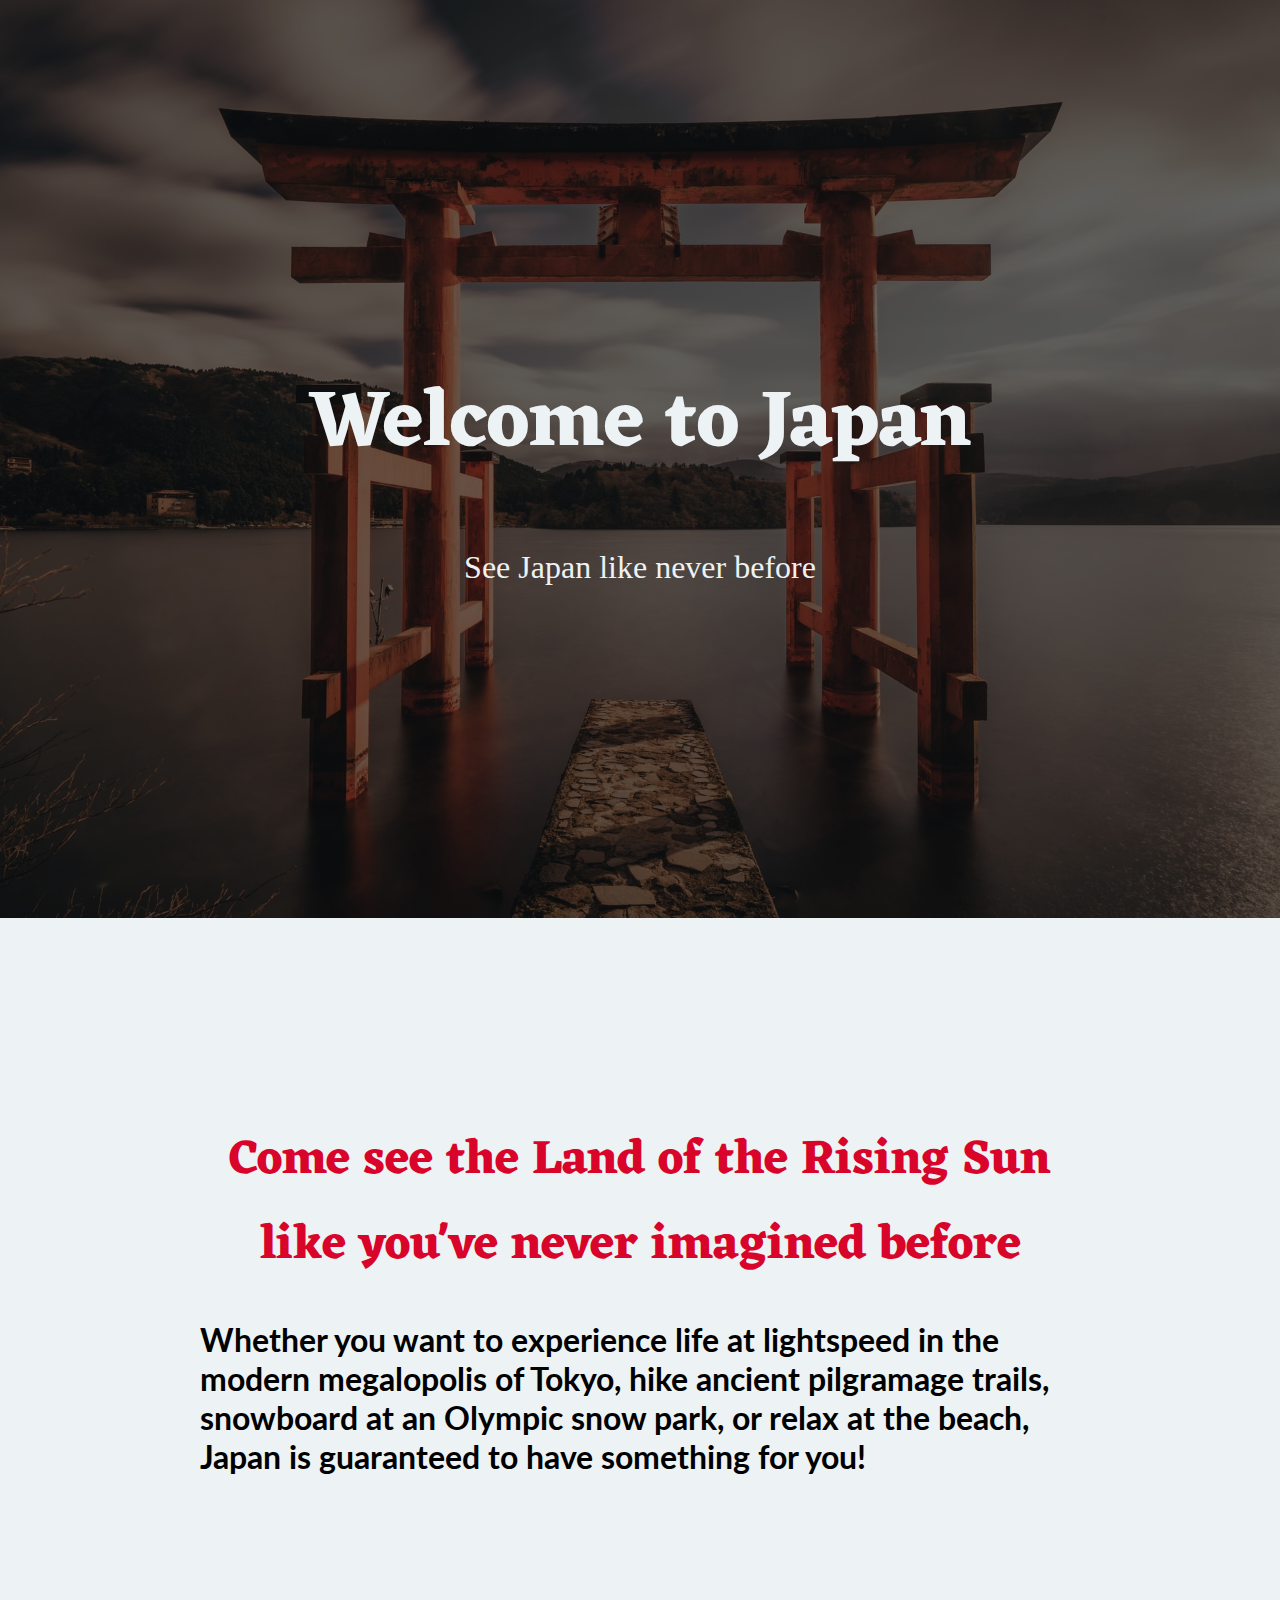
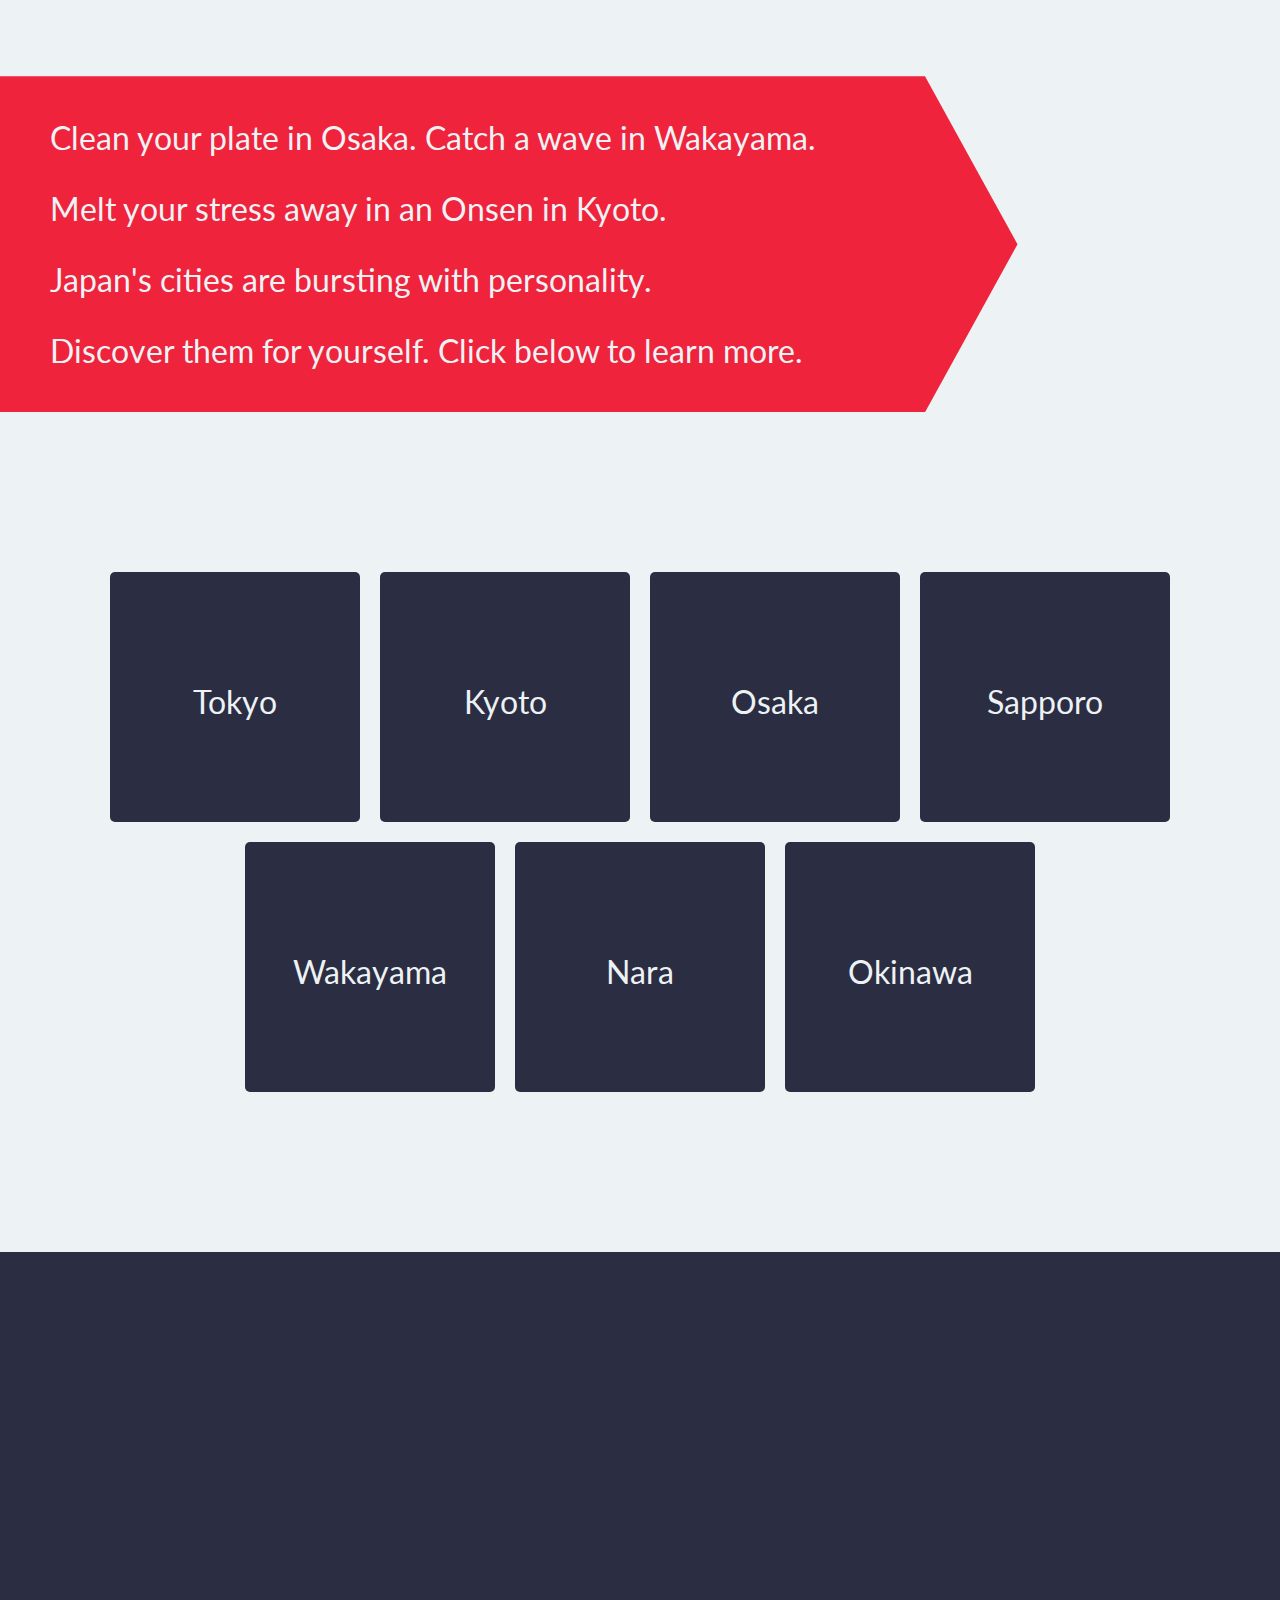
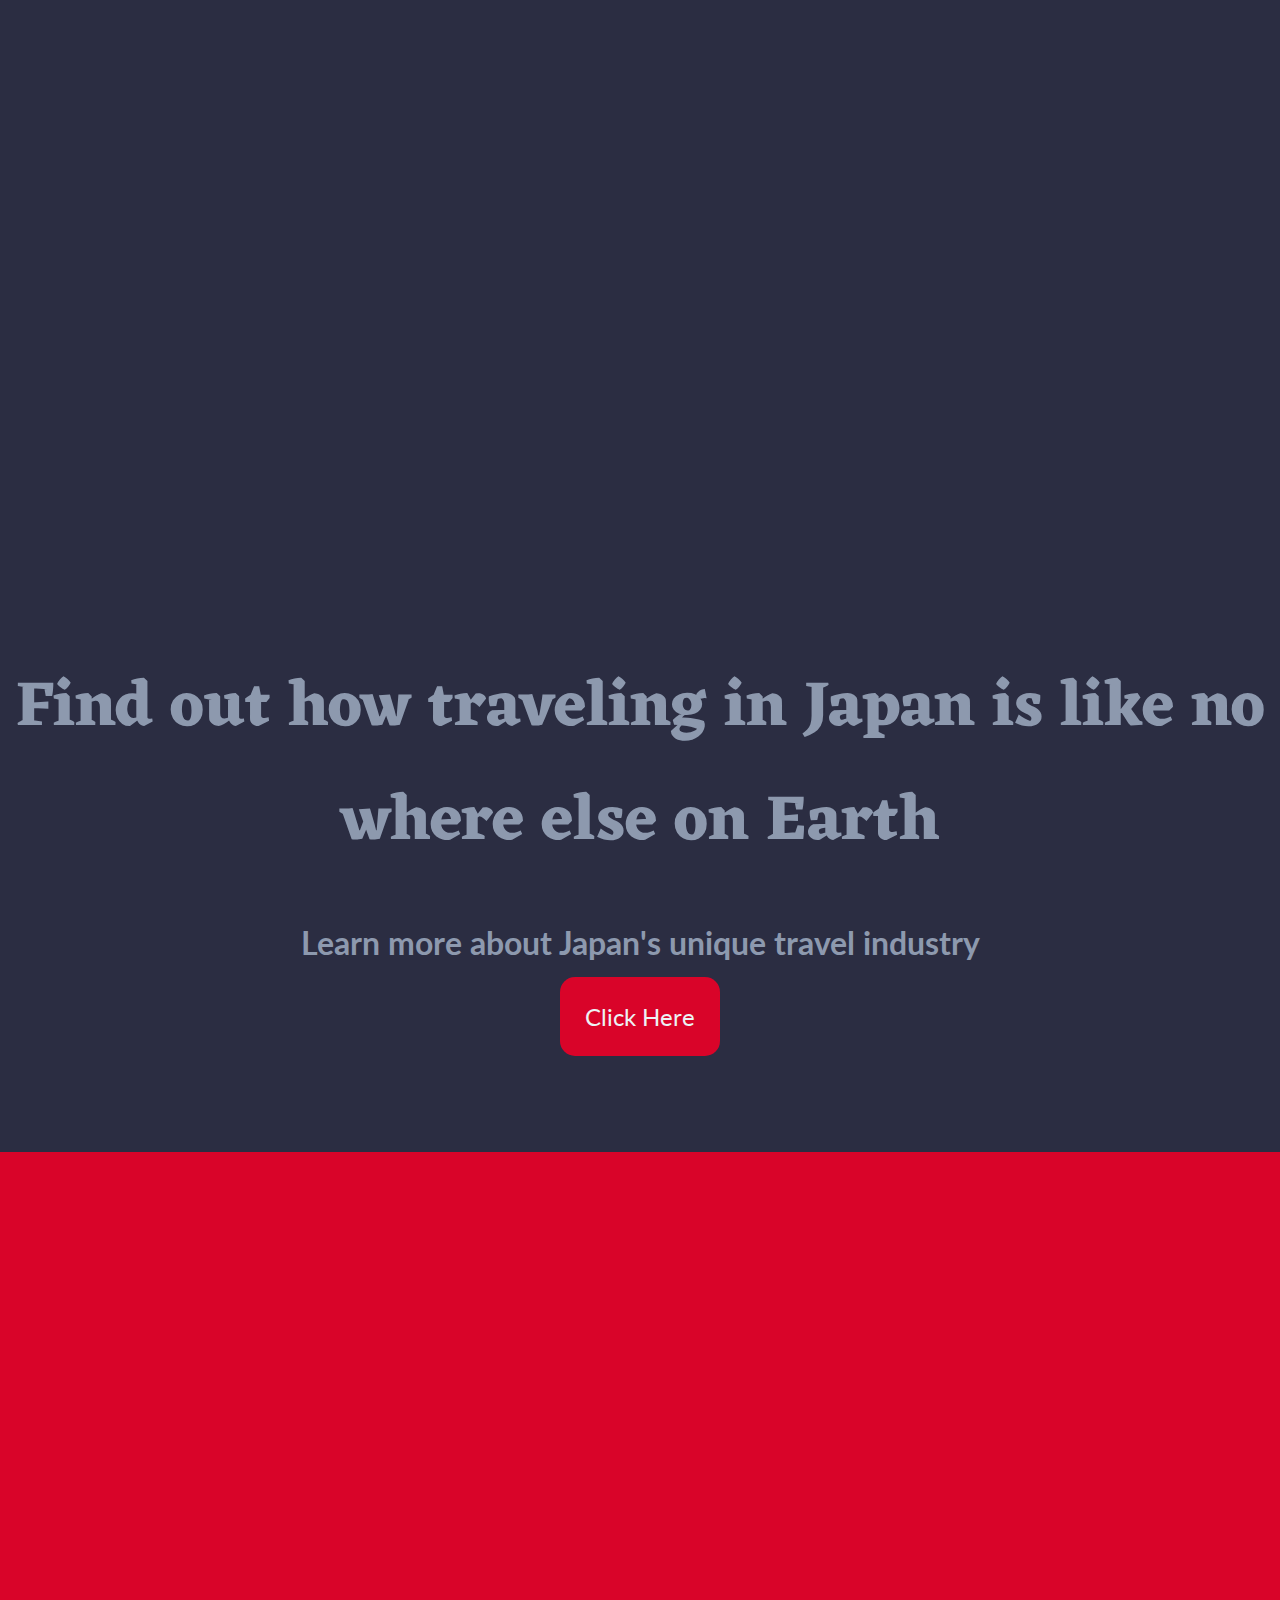
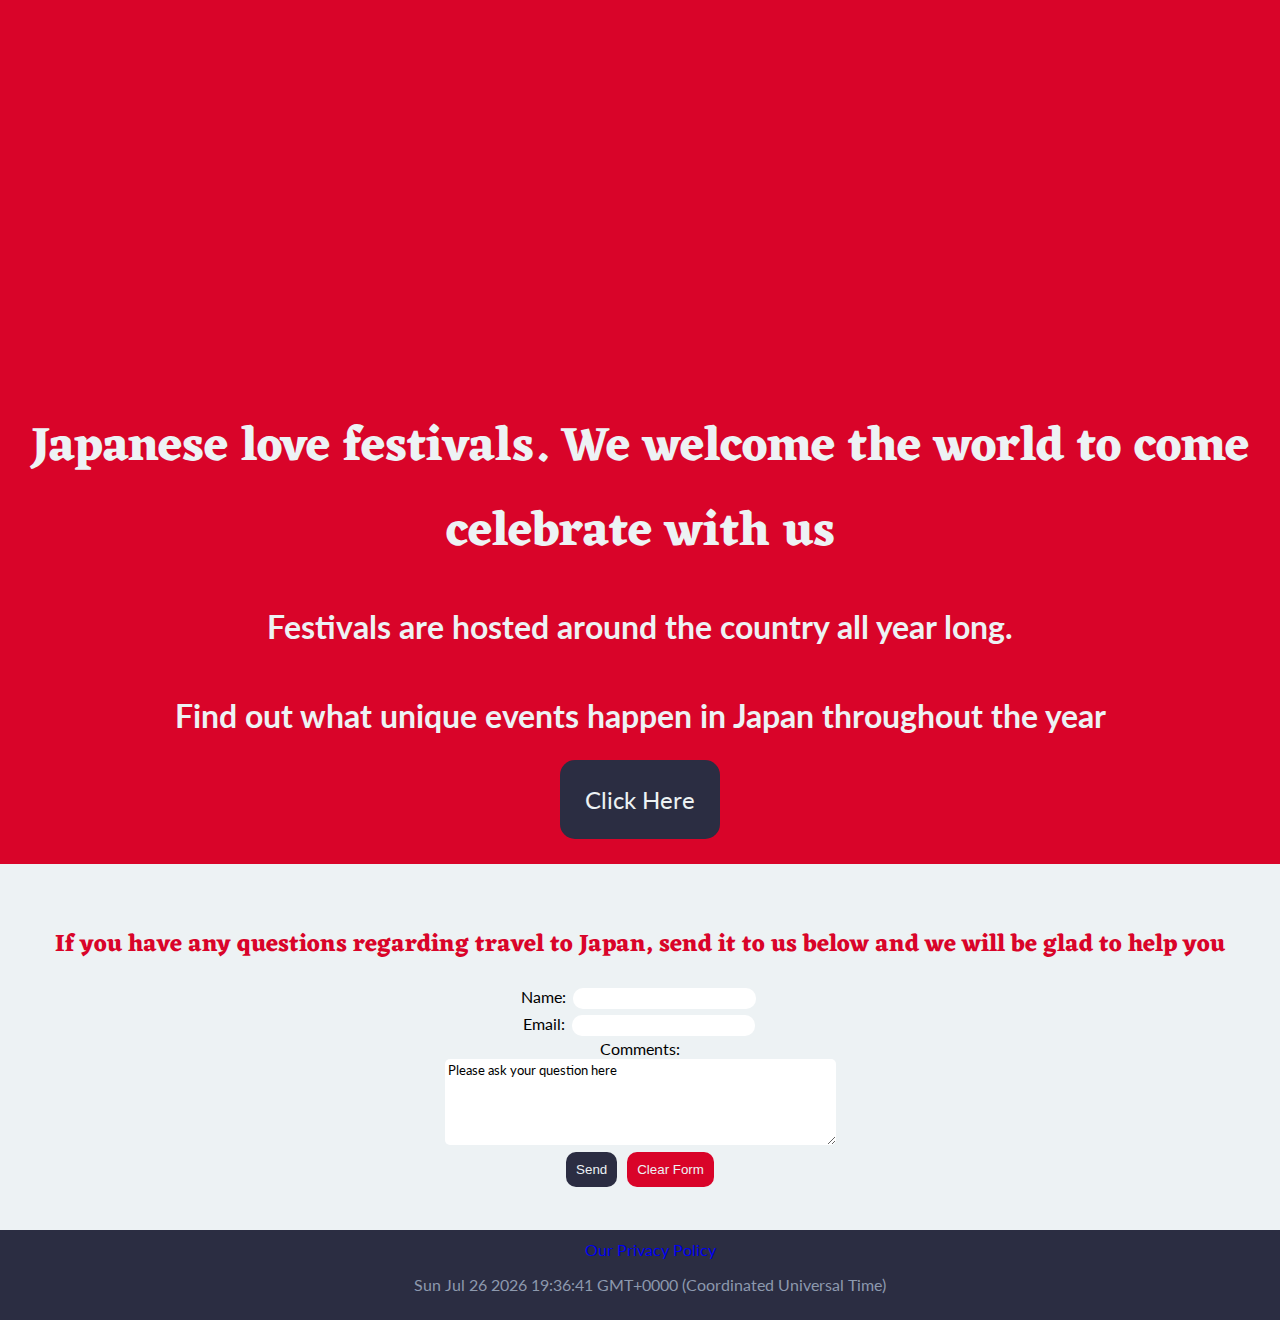
<file: index.html>
<!DOCTYPE html>
<html lang="en">
<head>
    <meta charset="UTF-8">
    <meta name="viewport" content="width=device-width, initial-scale=1.0">
    <link rel="stylesheet" href="css/style.css">
    <link href="https://fonts.googleapis.com/css?family=Eczar|Lato&display=swap" rel="stylesheet">
    <link rel="stylesheet" href="https://cdnjs.cloudflare.com/ajax/libs/font-awesome/4.7.0/css/font-awesome.min.css">
    <link rel="shortcut icon" type="image/png" href="images/favicon.ico"/>
    <title>Welcome to Japan</title>
</head>
<body class="index">
    <div class="top-container">
        <h1>Welcome to Japan</h1>
        <p>See Japan like never before</p>
      </div>

    <div class="content">
      <div class="title-copy">
        <h1>Come see the Land of the Rising Sun like you've never imagined before</h1>
        <h3>Whether you want to experience life at lightspeed in the modern megalopolis of Tokyo, hike ancient pilgramage trails, snowboard at an Olympic snow park, or relax at the beach, Japan is guaranteed to have something for you!</h3>
        </div>
        <div class="title-box-a">
            <p>Clean your plate in Osaka. Catch a wave in Wakayama.</p> 
            <p>Melt your stress away in an Onsen in Kyoto.</p>  
            <p>Japan's cities are bursting with personality. </p> 
            <p>Discover them for yourself. Click below to learn more.</p> 
        </div>
        <div class="grid">
            <a href="https://tesarge.github.io/japan/tokyo.html" class="grid-item"><p>Tokyo</p></a>
            <a href="https://tesarge.github.io/japan/kyoto.html" class="grid-item"><p>Kyoto</p></a>
            <a href="https://tesarge.github.io/japan/osaka.html" class="grid-item"><p>Osaka</p></a>
            <a href="https://tesarge.github.io/japan/sapporo.html" class="grid-item"><p>Sapporo</p></a>
            <a href="https://tesarge.github.io/japan/wakayama.html" class="grid-item"><p>Wakayama</p></a>
            <a href="https://tesarge.github.io/japan/nara.html" class="grid-item"><p>Nara</p></a>
            <a href="https://tesarge.github.io/japan/okinawa.html" class="grid-item"><p>Okinawa</p></a>
        </div>
        <div class="content2">
        <div class="parallax"></div>
        <div class="title-box-b">
            <h1>Find out how traveling in Japan is like no where else on Earth</h1>
            <h3>Learn more about Japan's unique travel industry</h3>
            <a href="https://tesarge.github.io/japan/travel.html">Click Here</a>
        </div>
            </div>
        <div class="content3">
            <div class="parallax"></div>
            <div class="title-box-c">
                <h1>Japanese love festivals. We welcome the world to come celebrate with us</h1>
                <h3>Festivals are hosted around the country all year long.</h3>
                <h3>Find out what unique events happen in Japan throughout the year</h3>
                <a href="https://tesarge.github.io/japan/events.html">Click Here</a>
            </div>
        </div>
    </div>
    <div class="form-section">
        <h2>If you have any questions regarding travel to Japan, send it to us below and we will be glad to help you</h2>
        <form name="askForm"action="mailto:tourism@japan.com" method="get" enctype="text/plain" onsubmit="return validation()">
          <div>
            <label for="name">Name: 
            <input type="text" name="name" id="name"/>
            </label>
          </div>
          <div>
            <label for="email">Email: 
            <input type="text" name="email" id="email"/>
            </label>
          </div>
          <div>
            <label>Comments:
            <br />
            <textarea name="comments" rows = "5" cols = "50">Please ask your question here</textarea>
          </div>
          <div>
            <input id="submit" type="submit" name="submit" value="Send" />
            <input id="clear" type="reset" name="reset" value="Clear Form" />
            <script>
                function validation(){
                    var x = document.forms["askForm"]["name"].value;
                    if (x==""){
                        alert("Please enter a name");
                        return false;
                    }
                }
            </script>
          </div>
        </form>
    </div>
    <footer>
        <div class="footer-stuff">
        <a href="https://tesarge.github.io/japan/policy.html">Our Privacy Policy</a>
        <p id="time"></p>
        <script>
        var d = new Date();
        document.getElementById("time").innerHTML = d;
        </script>
        </div>
    </footer>
</body>
</html>
</file>
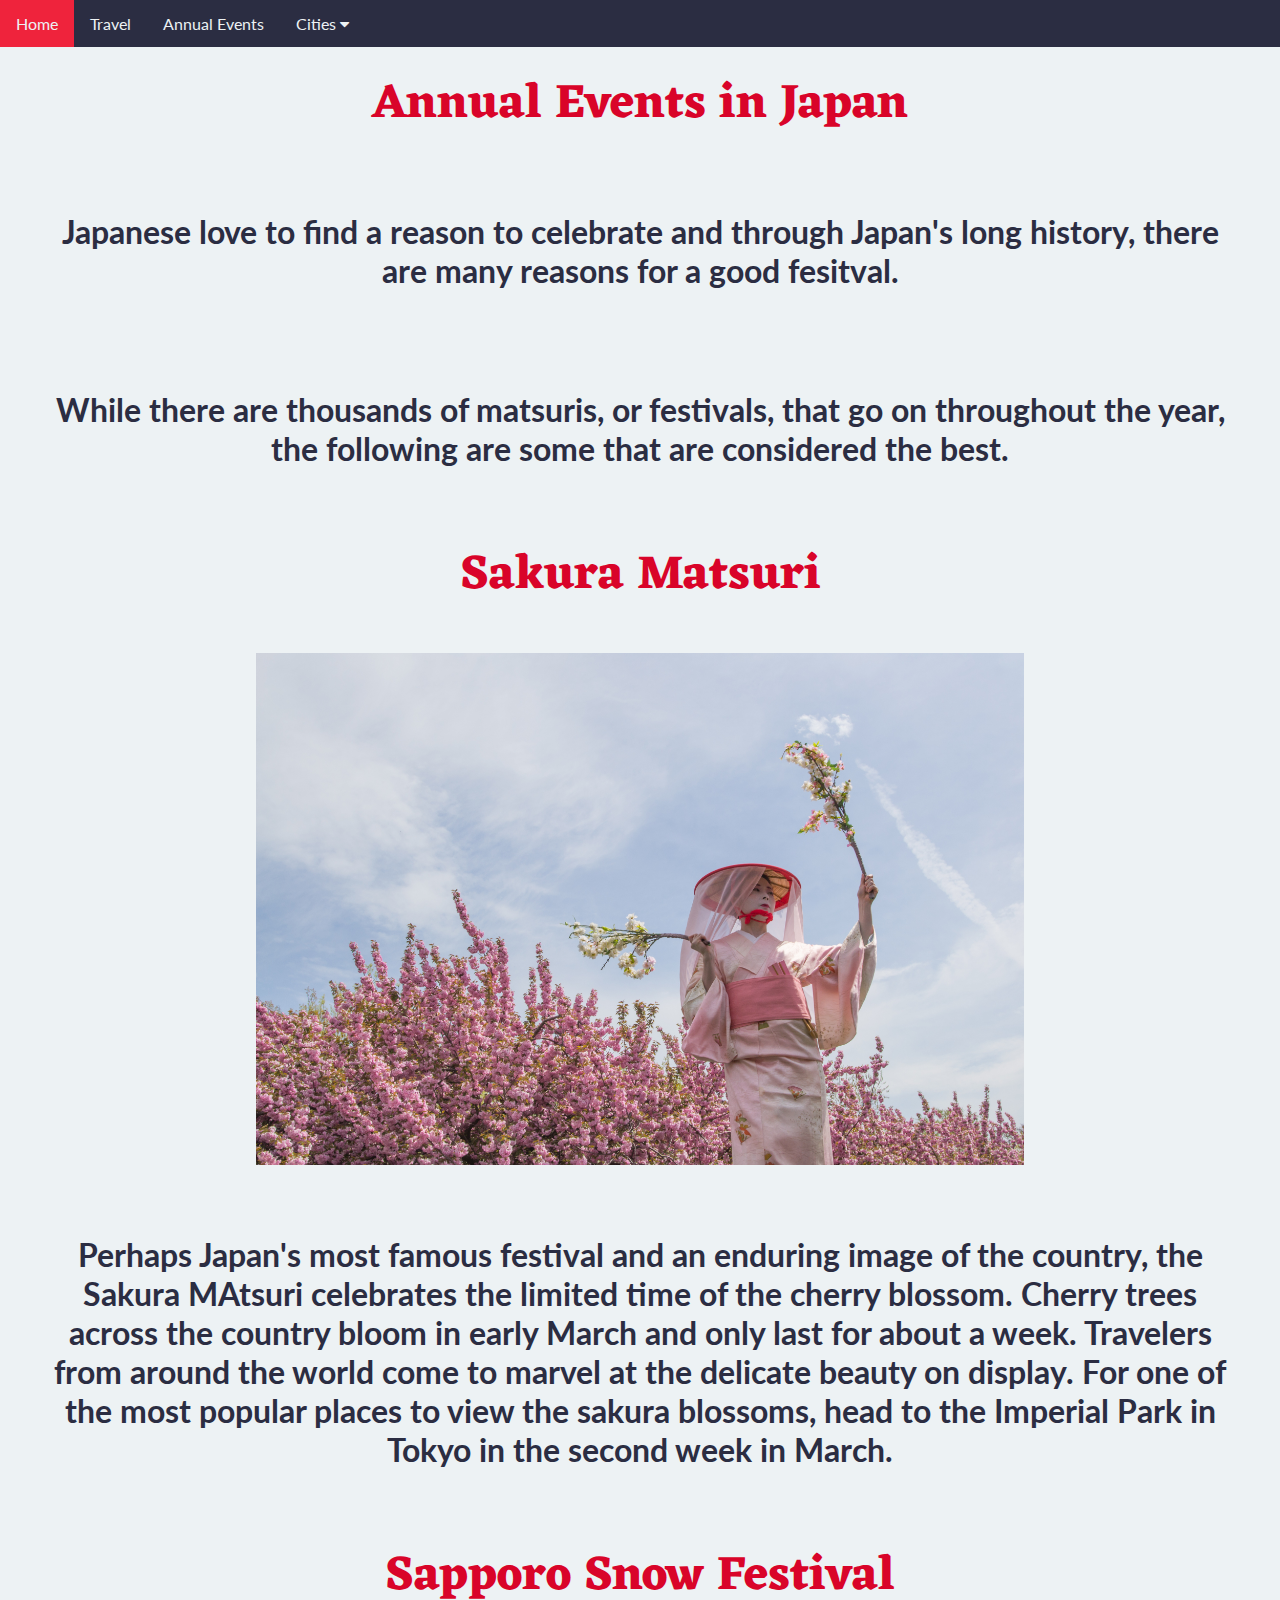
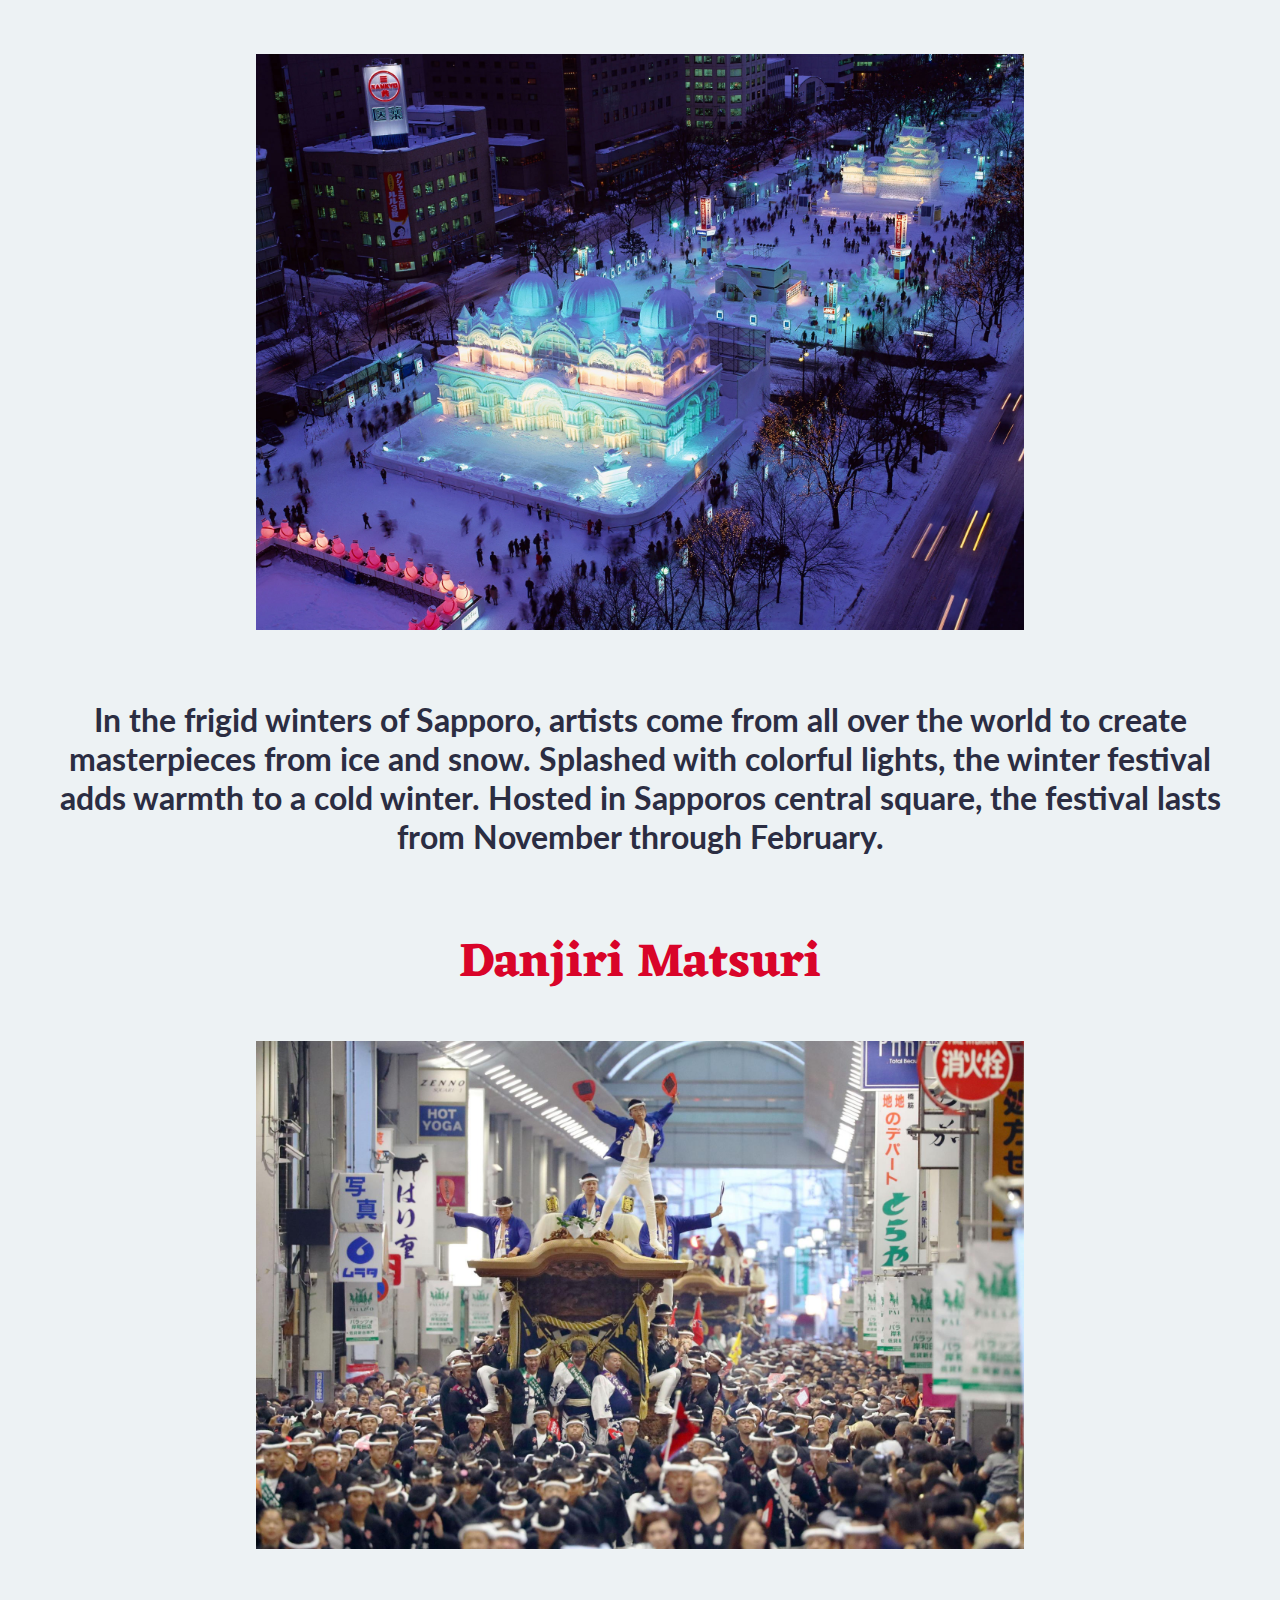
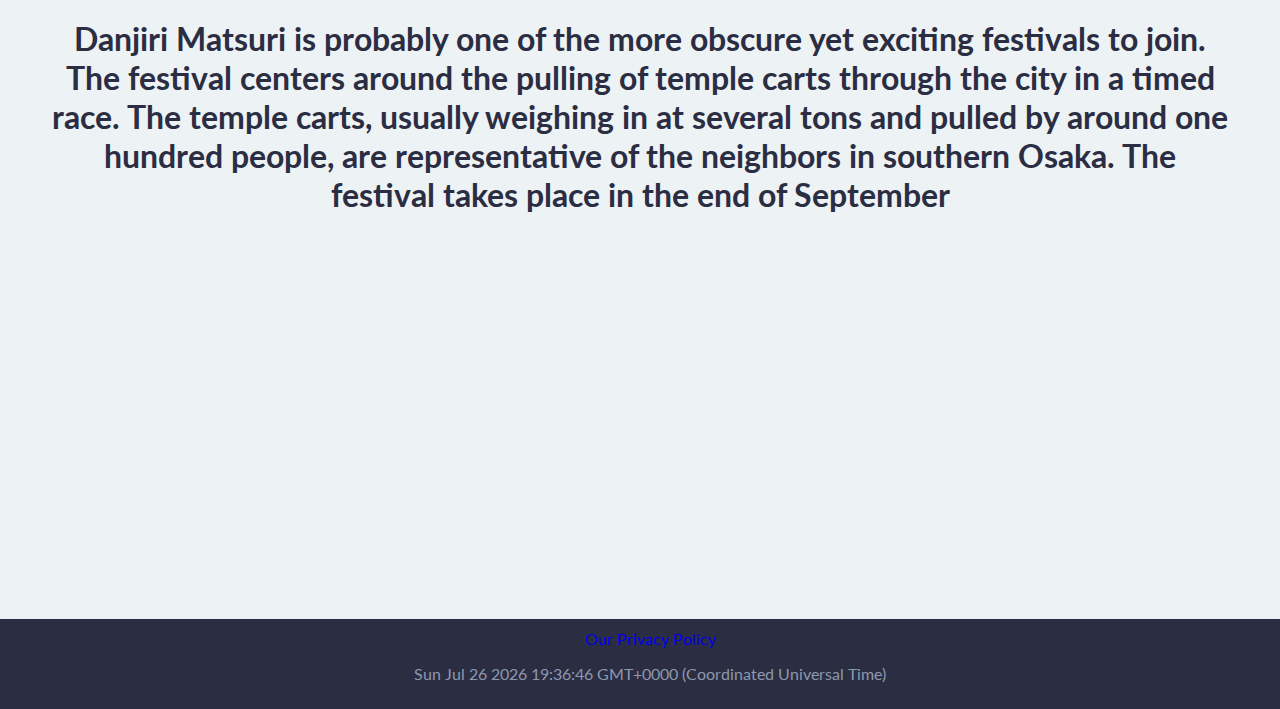
<file: events.html>
<!DOCTYPE html>
<html lang="en">
<head>
    <meta charset="UTF-8">
    <meta name="viewport" content="width=device-width, initial-scale=1.0">
    <link rel="stylesheet" href="css/style.css">
    <link href="https://fonts.googleapis.com/css?family=Eczar|Lato&display=swap" rel="stylesheet">
    <link rel="stylesheet" href="https://cdnjs.cloudflare.com/ajax/libs/font-awesome/4.7.0/css/font-awesome.min.css"> 
    <link rel="shortcut icon" type="image/png" href="images/favicon.ico"/>
    <title>Annual Events</title>
</head>
<body class="events">
    <div class="header" id="myHeader">
        <div class="navbar">
            <a href="https://tesarge.github.io/japan/">Home</a>
            <a href="https://tesarge.github.io/japan/travel.html">Travel</a>
            <a href="https://tesarge.github.io/japan/events.html">Annual Events</a>
            <div class="dropdown">
              <button class="dropbtn">Cities
                <i class="fa fa-caret-down"></i>
              </button>
              <div class="dropdown-content">
                <a href="https://tesarge.github.io/japan/tokyo.html">Tokyo</a>
                <a href="https://tesarge.github.io/japan/kyoto.html">Kyoto</a>
                <a href="https://tesarge.github.io/japan/osaka.html">Osaka</a>
                <a href="https://tesarge.github.io/japan/sapporo.html">Sapporo</a>
                <a href="https://tesarge.github.io/japan/wakayama.html">Wakayama</a>
                <a href="https://tesarge.github.io/japan/nara.html">Nara</a>
                <a href="https://tesarge.github.io/japan/okinawa.html">Okinawa</a>
              </div>
            </div>
          </div> 
      </div>
    <div id="travel-content">
        <h1>Annual Events in Japan</h1>
        <h3>Japanese love to find a reason to celebrate and through Japan's long history, there are many reasons for a good fesitval.</h3>
        <h3>While there are thousands of matsuris, or festivals, that go on throughout the year, the following are some that are considered the best.</h3>
        <div id="travel1">
            <h1>Sakura Matsuri</h1>
            <img src="images/events1.jpg" alt="sakura matsuri">
            <h3>Perhaps Japan's most famous festival and an enduring image of the country, the Sakura MAtsuri celebrates the limited time of the cherry blossom. Cherry trees across the country bloom in early March and only last for about a week. Travelers from around the world come to marvel at the delicate beauty on display. For one of the most popular places to view the sakura blossoms, head to the Imperial Park in Tokyo in the second week in March.</h3>
            <h1>Sapporo Snow Festival</h1>
            <img src="images/events3.jpg" alt="sapporo snow festival">
            <h3>In the frigid winters of Sapporo, artists come from all over the world to create masterpieces from ice and snow. Splashed with colorful lights, the winter festival adds warmth to a cold winter. Hosted in Sapporos central square, the festival lasts from November through February.</h3>
            <h1>Danjiri Matsuri</h1>
            <img src="images/events2.jpg" alt="ryokan">
            <h3>Danjiri Matsuri is probably one of the more obscure yet exciting festivals to join. The festival centers around the pulling of temple carts through the city in a timed race. The temple carts, usually weighing in at several tons and pulled by around one hundred people, are representative of the neighbors in southern Osaka. The festival takes place in the end of September</h3>
            <iframe width="560" height="315" src="https://www.youtube.com/embed/KNqj8DfI1Mo" frameborder="0" allow="accelerometer; autoplay; encrypted-media; gyroscope; picture-in-picture" allowfullscreen></iframe>
            </div>
        </div>
    <div class="footer-stuff">
        <a href="https://tesarge.github.io/japan/policy.html">Our Privacy Policy</a>
        <p id="time"></p>
        <script>
        var d = new Date();
        document.getElementById("time").innerHTML = d;
        </script>
        </div>
</body>
</html>
</file>
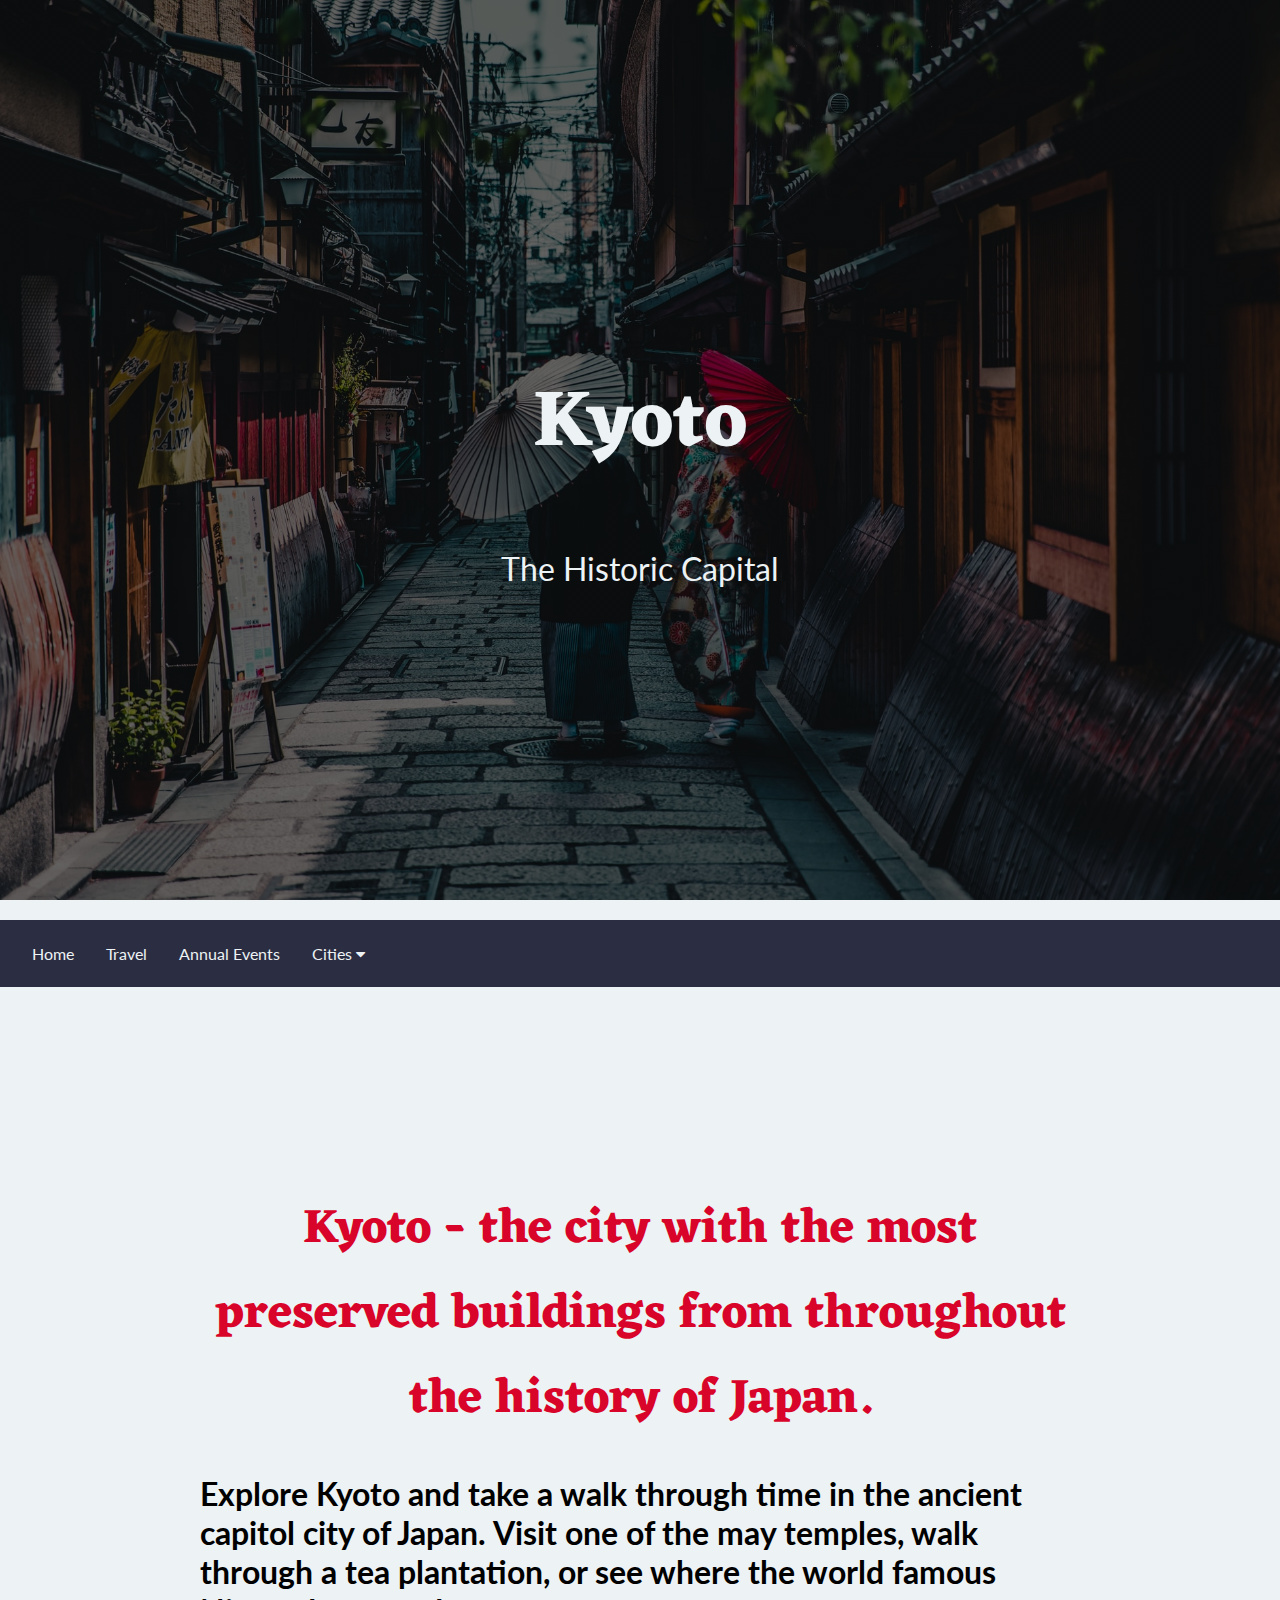
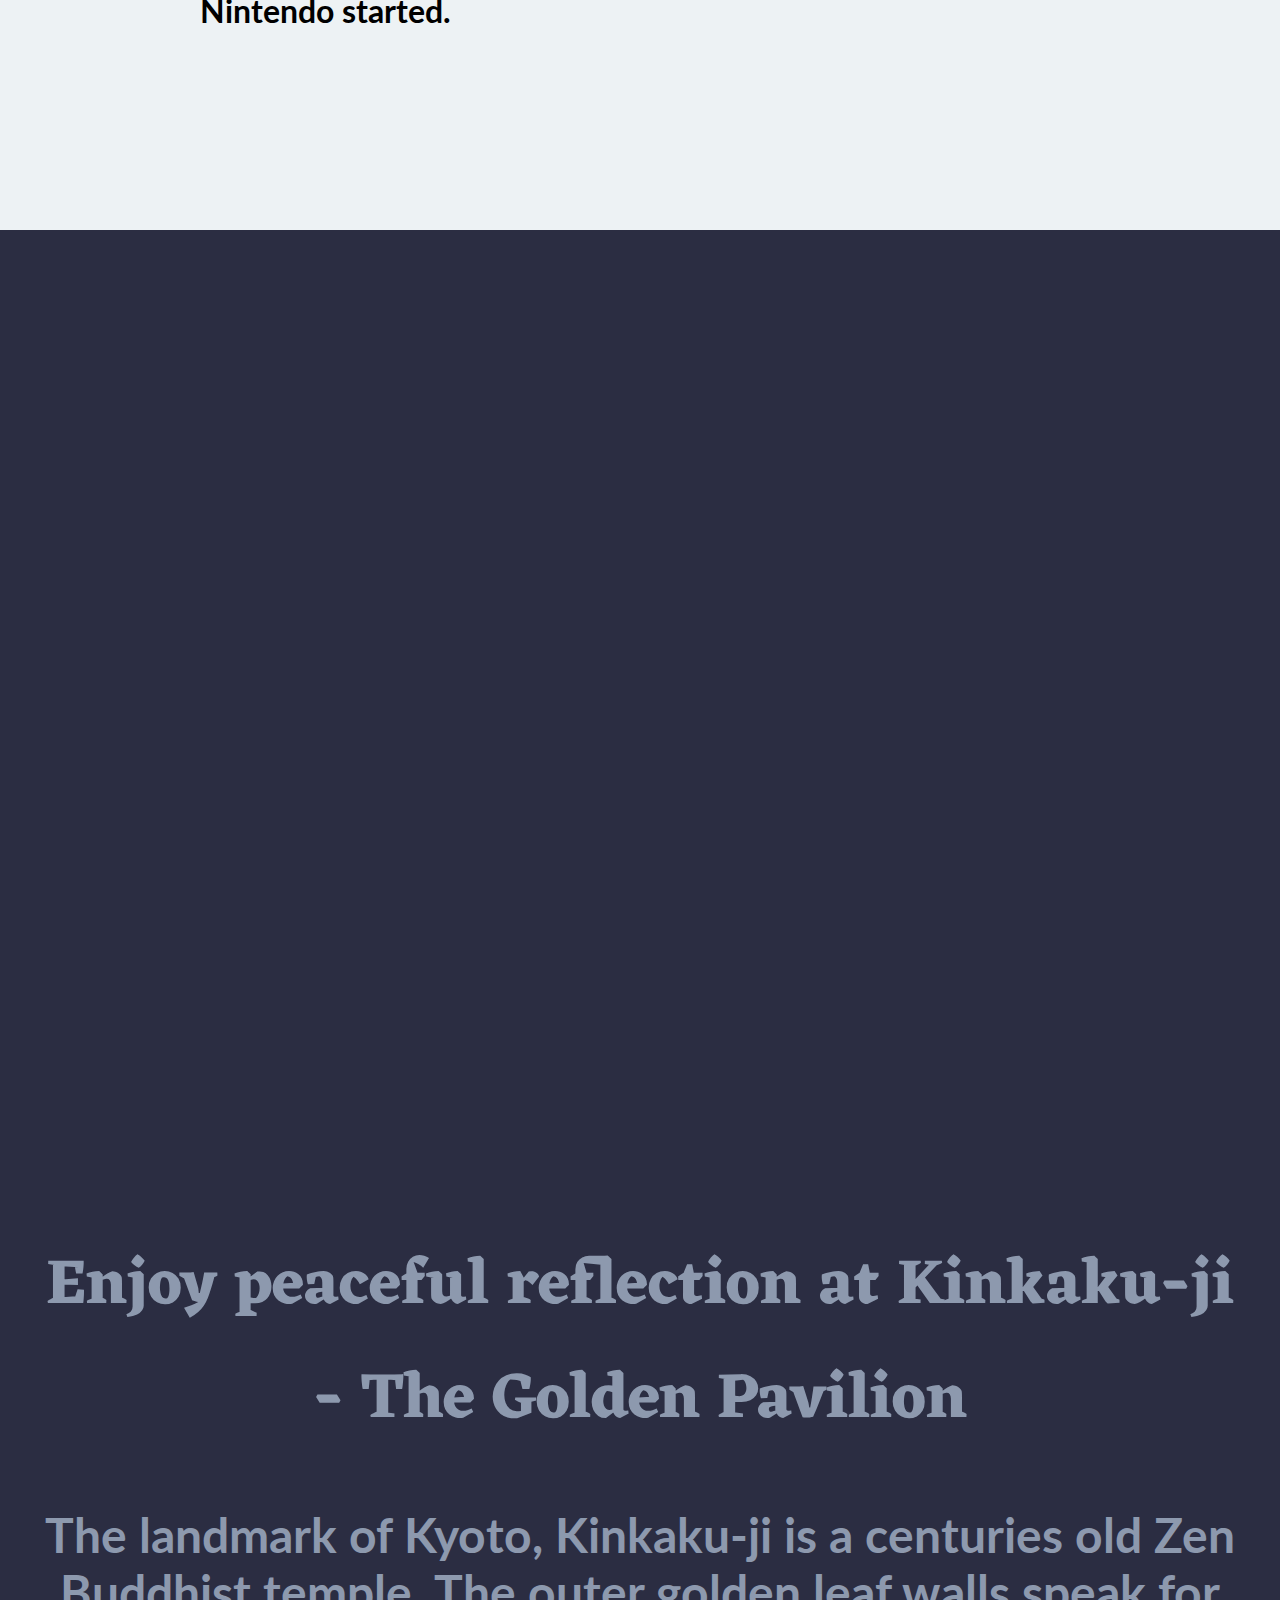
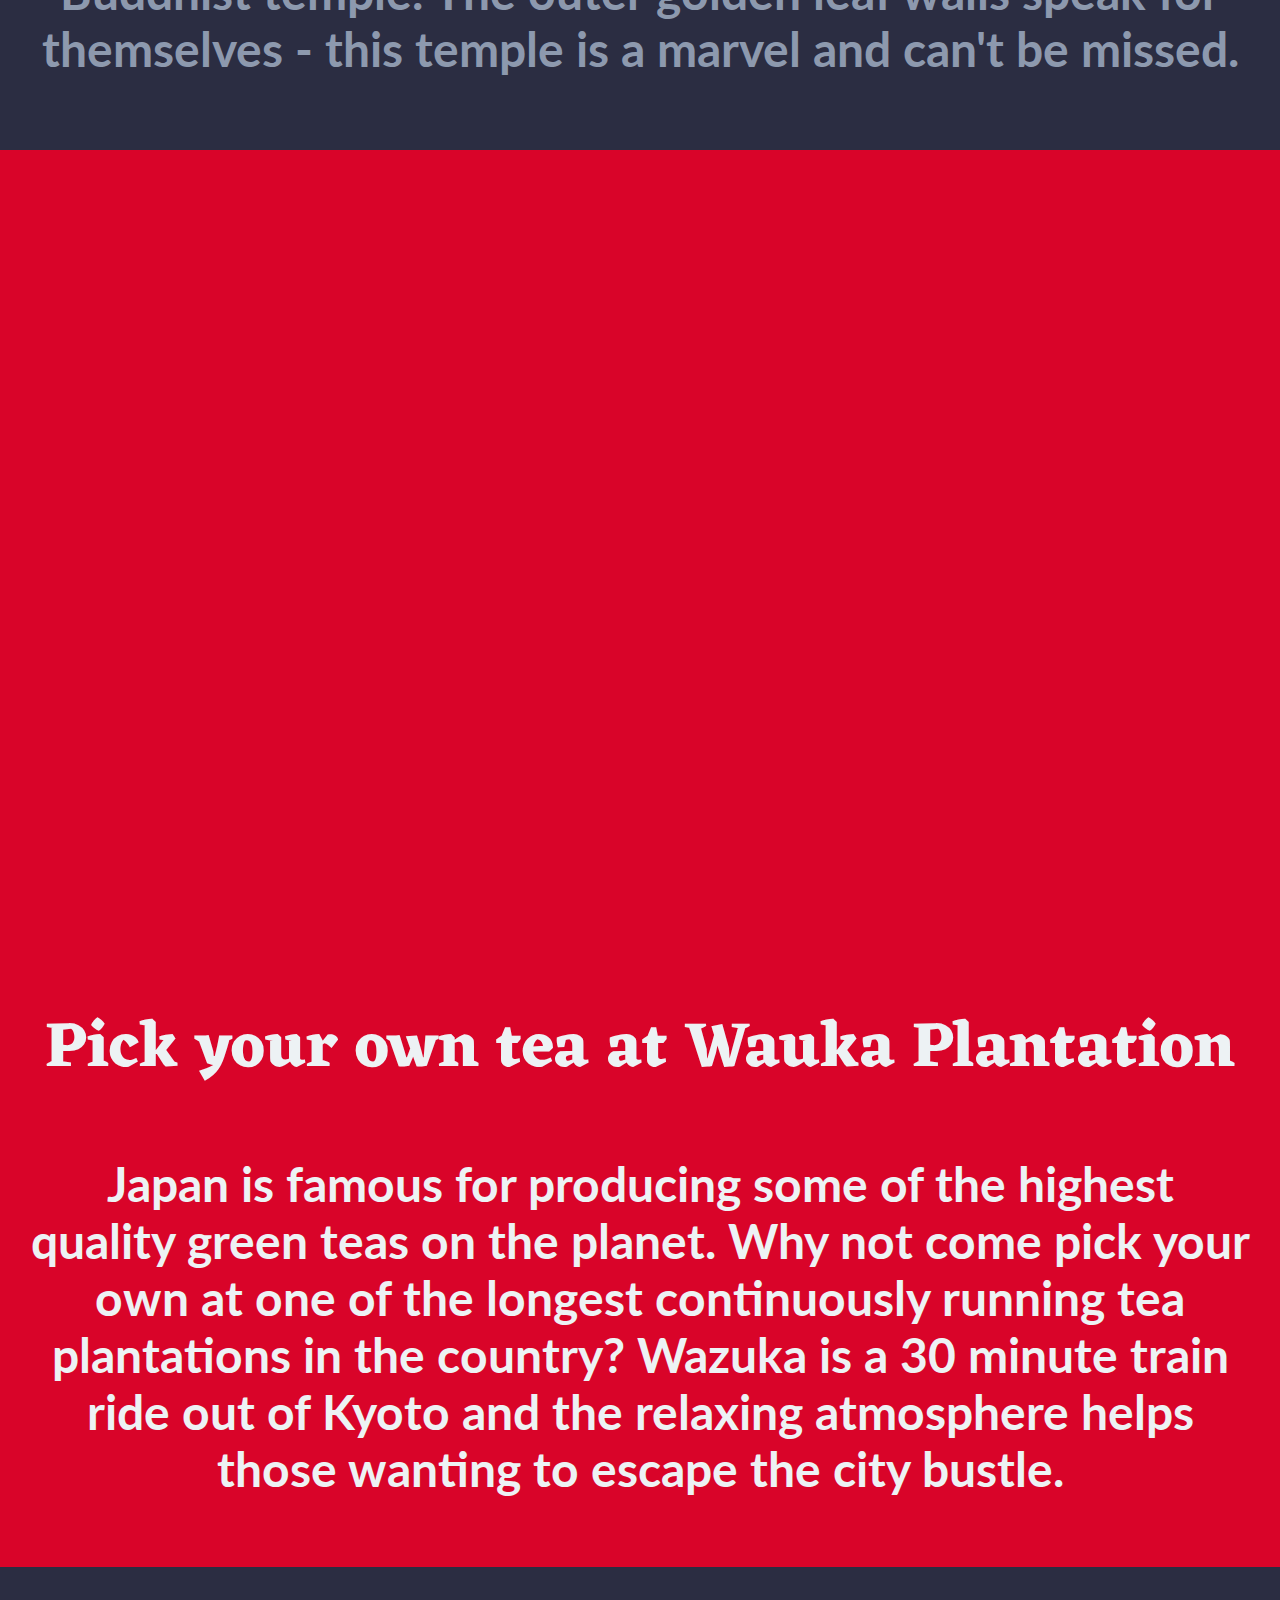
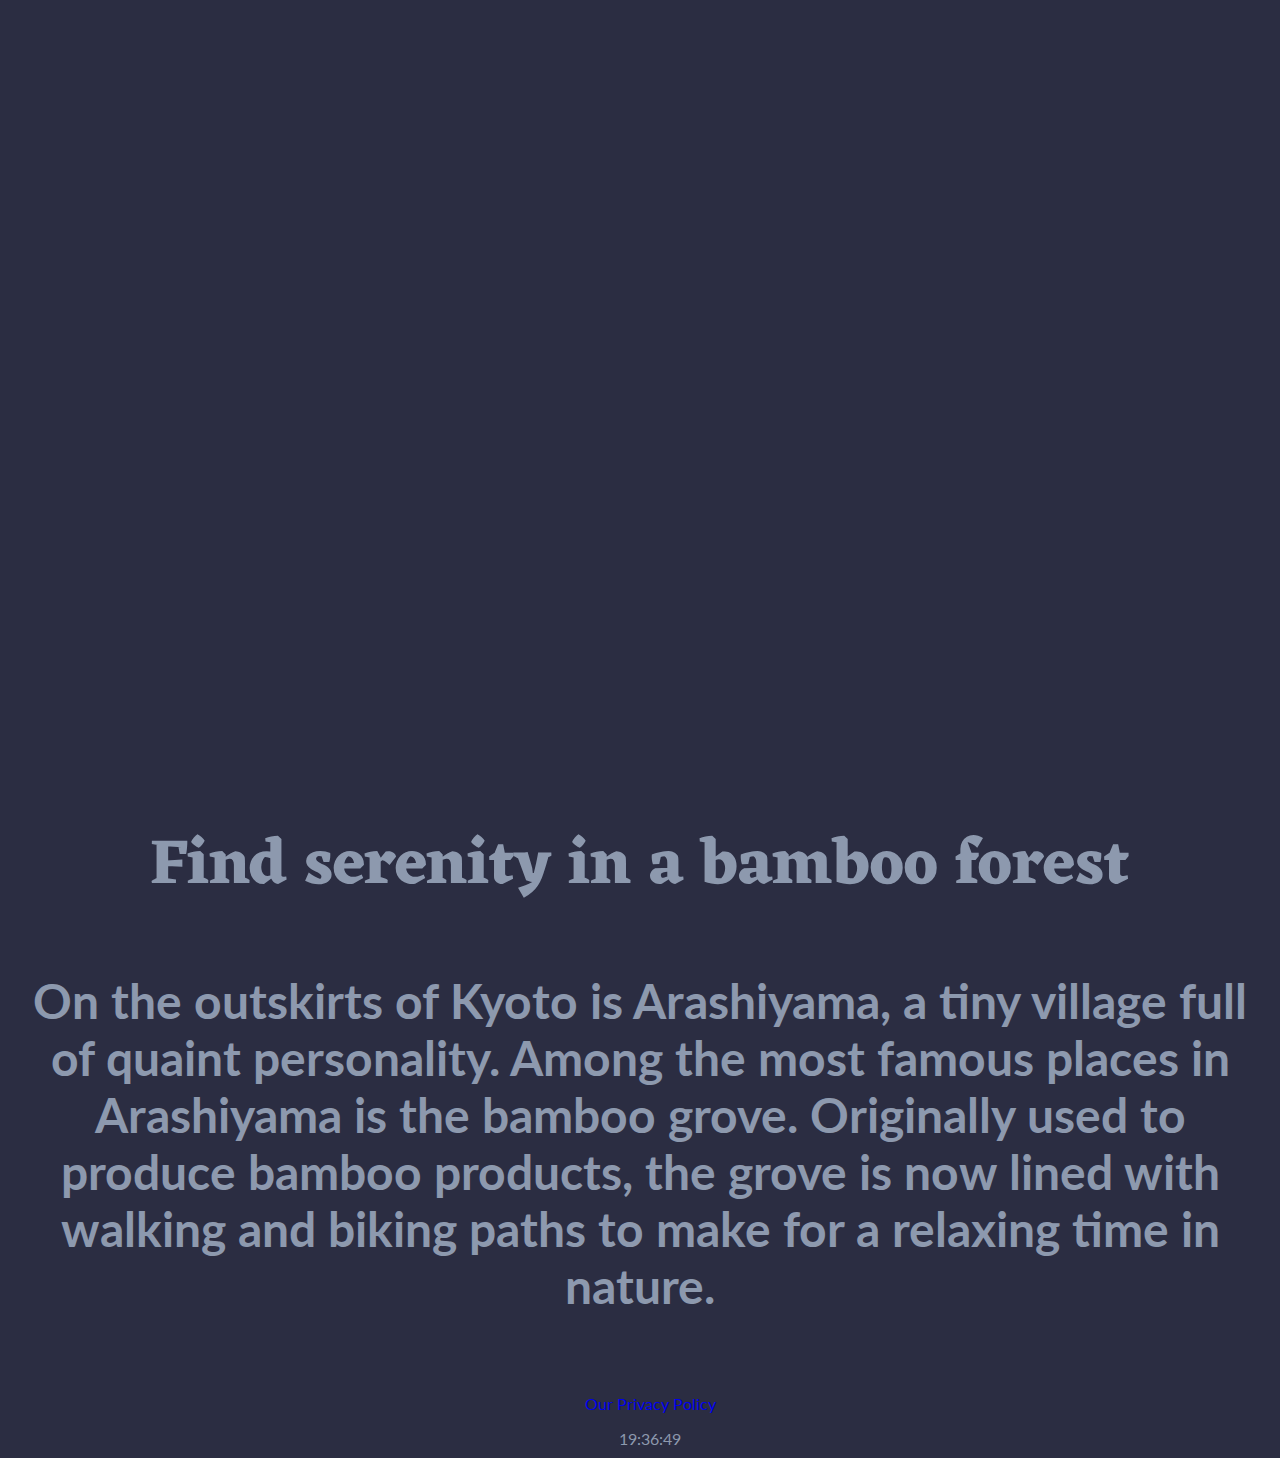
<file: kyoto.html>
<!DOCTYPE html>
<html lang="en">
<head>
    <meta charset="UTF-8">
    <meta name="viewport" content="width=device-width, initial-scale=1.0">
    <link rel="stylesheet" href="css/style.css">
    <link href="https://fonts.googleapis.com/css?family=Eczar|Lato&display=swap" rel="stylesheet"> 
    <link rel="stylesheet" href="https://cdnjs.cloudflare.com/ajax/libs/font-awesome/4.7.0/css/font-awesome.min.css">
    <link rel="shortcut icon" type="image/png" href="images/favicon.ico"/>
    <title>Welcome to Kyoto</title>
</head>
<body class="kyoto" onload="startTime()">
    <div class="top-container">
        <h1>Kyoto</h1>
        <p>The Historic Capital</p>
      </div>
      
      <div class="header" id="myHeader">
        <div class="navbar">
            <a href="https://tesarge.github.io/japan/">Home</a>
            <a href="https://tesarge.github.io/japan/travel.html">Travel</a>
            <a href="https://tesarge.github.io/japan/events.html">Annual Events</a>
            <div class="dropdown">
              <button class="dropbtn">Cities
                <i class="fa fa-caret-down"></i>
              </button>
              <div class="dropdown-content">
                <a href="https://tesarge.github.io/japan/tokyo.html">Tokyo</a>
                <a href="https://tesarge.github.io/japan/kyoto.html">Kyoto</a>
                <a href="https://tesarge.github.io/japan/osaka.html">Osaka</a>
                <a href="https://tesarge.github.io/japan/sapporo.html">Sapporo</a>
                <a href="https://tesarge.github.io/japan/wakayama.html">Wakayama</a>
                <a href="https://tesarge.github.io/japan/nara.html">Nara</a>
                <a href="https://tesarge.github.io/japan/okinawa.html">Okinawa</a>
              </div>
            </div>
          </div> 
      </div>
      
      <div class="content">
        <div class="title-copy">
          <h1>Kyoto - the city with the most preserved buildings from throughout the history of Japan.</h1>
          <h3>Explore Kyoto and take a walk through time in the ancient capitol city of Japan. Visit one of the may temples, walk through a tea plantation, or see where the world famous Nintendo started.</h3>
          </div>

          <div class="content2">
          <div class="parallax"></div>
          <div class="title-box-b">
              <h1>Enjoy peaceful reflection at Kinkaku-ji - The Golden Pavilion</h1>
              <h3>The landmark of Kyoto, Kinkaku-ji is a centuries old Zen Buddhist temple. The outer golden leaf walls speak for themselves - this temple is a marvel and can't be missed.</h3>
              </div>
              </div>
          <div class="content3">
              <div class="parallax"></div>
              <div class="title-box-c">
                  <h1>Pick your own tea at Wauka Plantation</h1>
                  <h3>Japan is famous for producing some of the highest quality green teas on the planet. Why not come pick your own at one of the longest continuously running tea plantations in the country? Wazuka is a 30 minute train ride out of Kyoto and the relaxing atmosphere helps those wanting to escape the city bustle.</h3>
              </div>
          </div>
          <div class="content4">
            <div class="parallax"></div>
            <div class="title-box-d">
                <h1>Find serenity in a bamboo forest</h1>
                <h3>On the outskirts of Kyoto is Arashiyama, a tiny village full of quaint personality. Among the most famous places in Arashiyama is the bamboo grove. Originally used to produce bamboo products, the grove is now lined with walking and biking paths to make for a relaxing time in nature.</h3>
            </div>
        </div>
      </div>
      <div class="footer-stuff">
        <a href="https://tesarge.github.io/japan/policy.html">Our Privacy Policy</a>
        <p id="time"></p>
        <script>
          function startTime() {
            var today = new Date();
            var h = today.getHours();
            var m = today.getMinutes();
            var s = today.getSeconds();
            m = checkTime(m);
            s = checkTime(s);
            document.getElementById('txt').innerHTML =
            h + ":" + m + ":" + s;
            var t = setTimeout(startTime, 500);
          }
          function checkTime(i) {
            if (i < 10) {i = "0" + i};  // add zero in front of numbers < 10
            return i;
          }
          </script>
          <div id="txt"></div>
        </div>
</body>
</html>
</file>
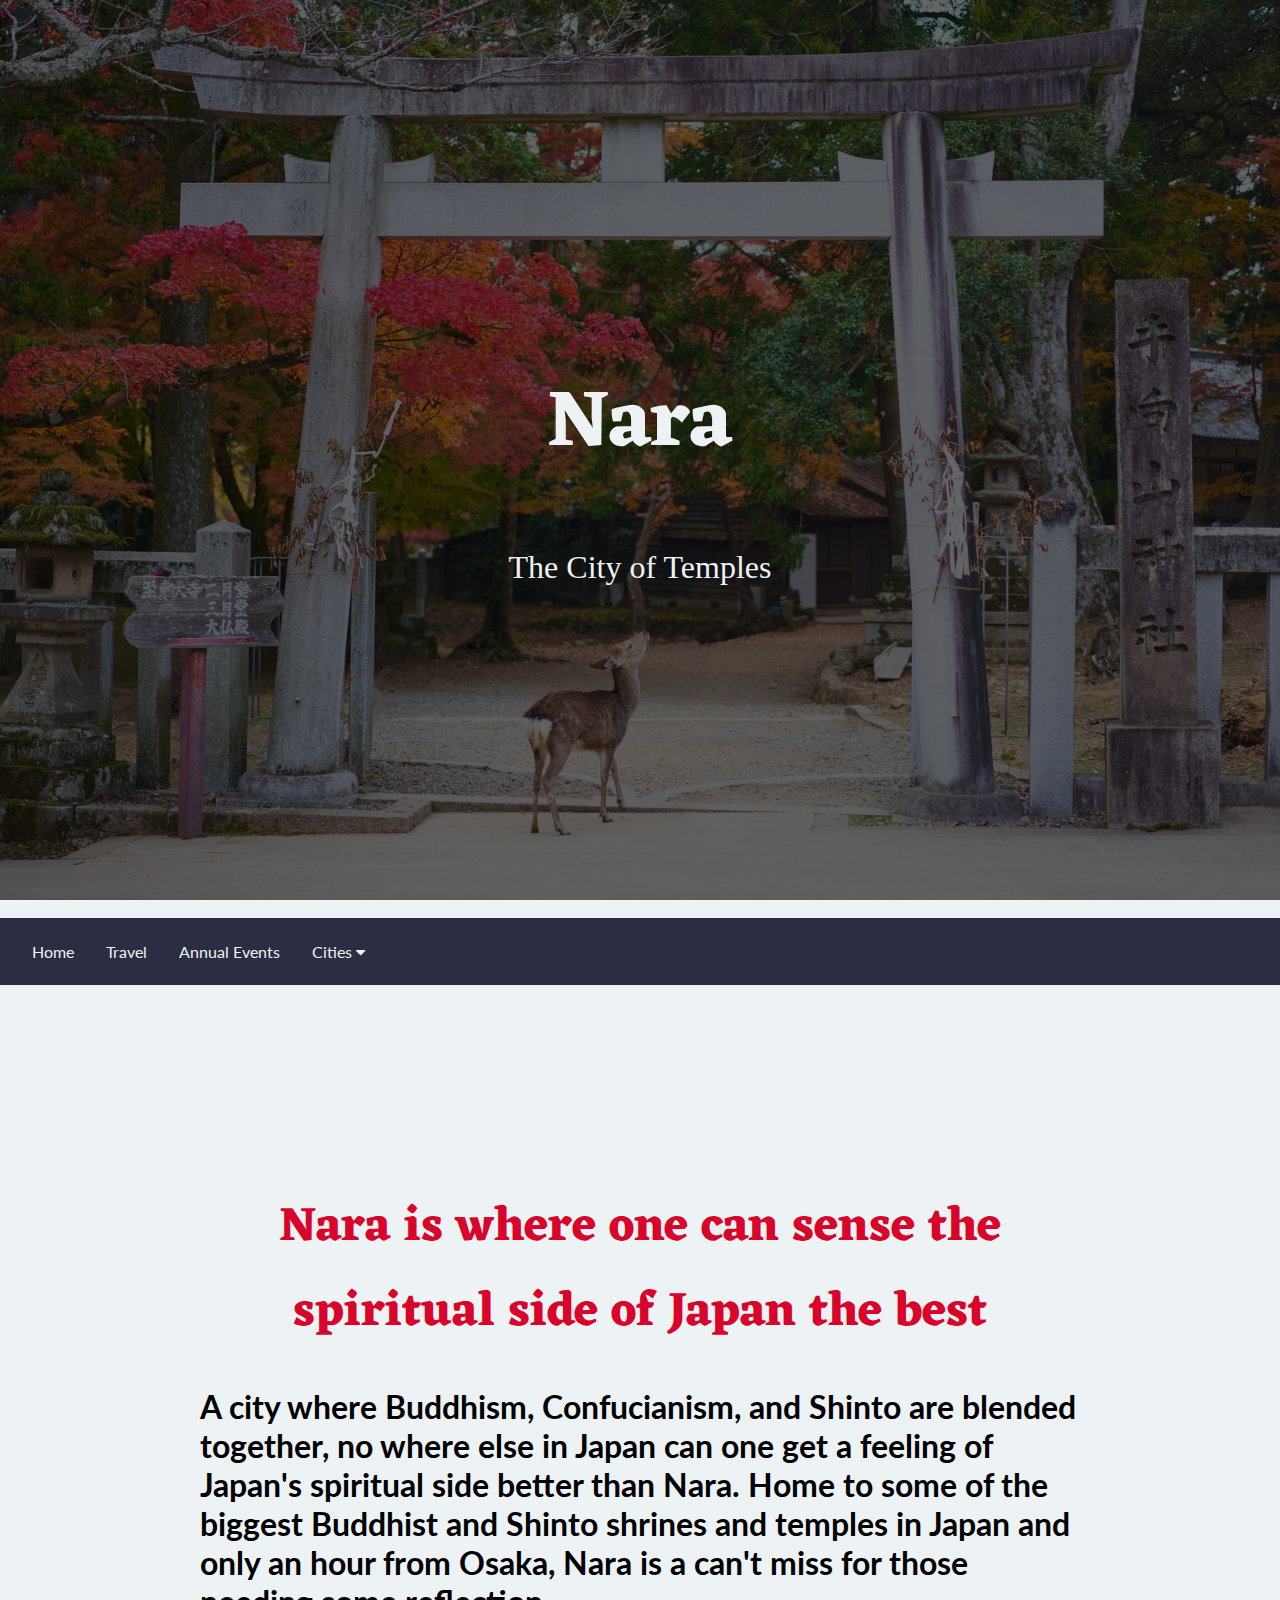
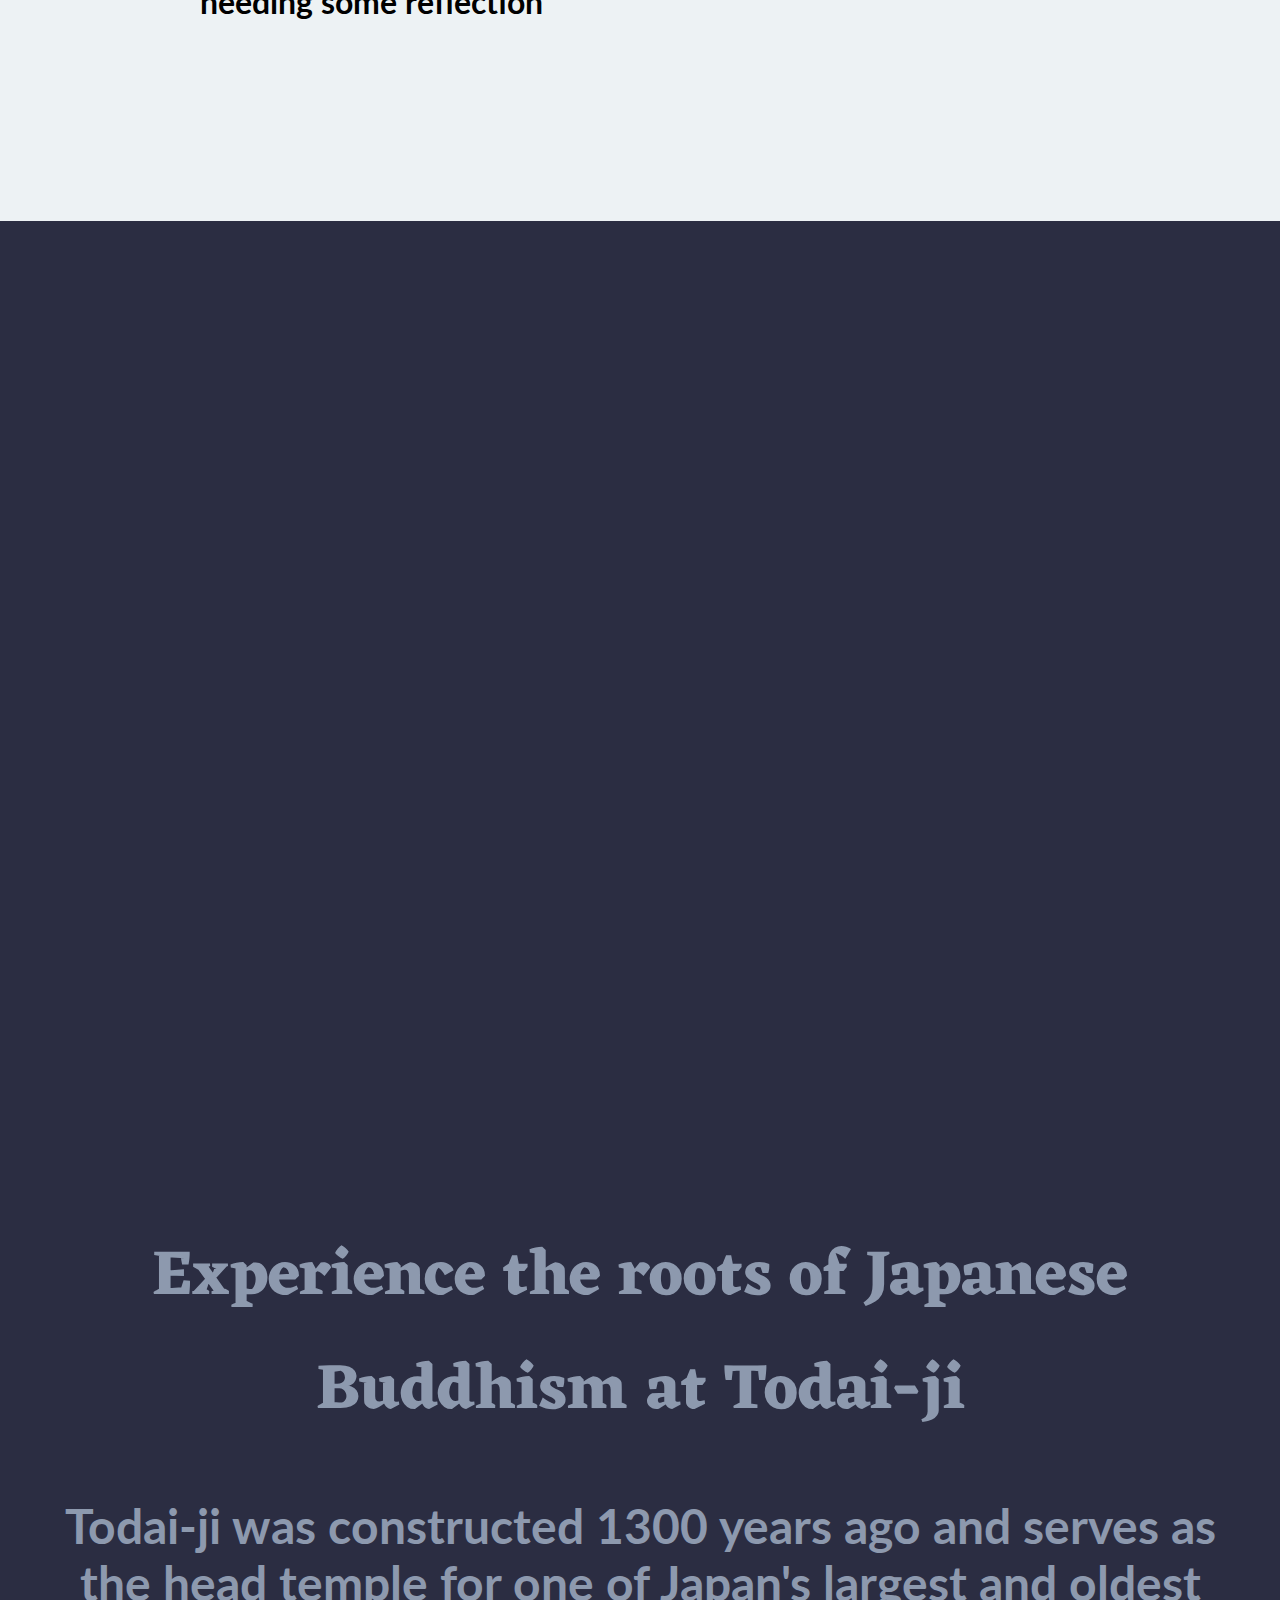
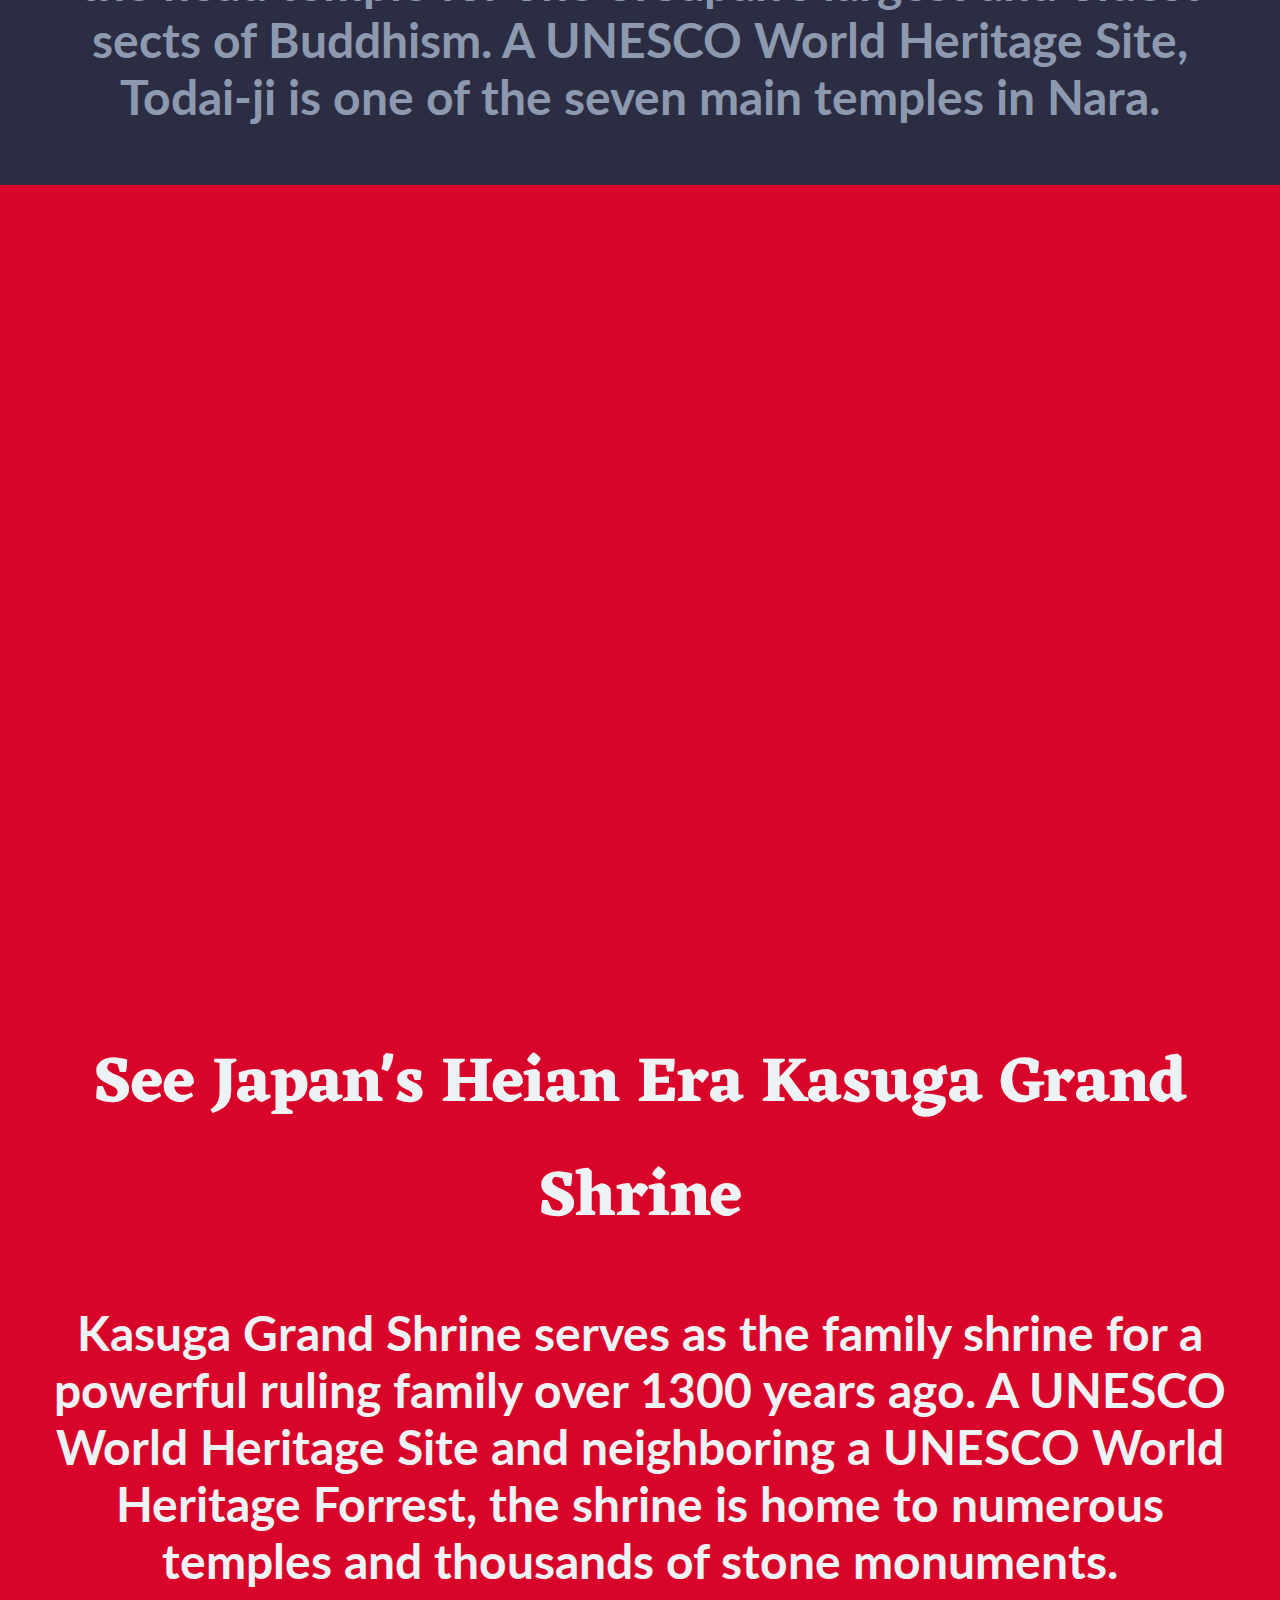
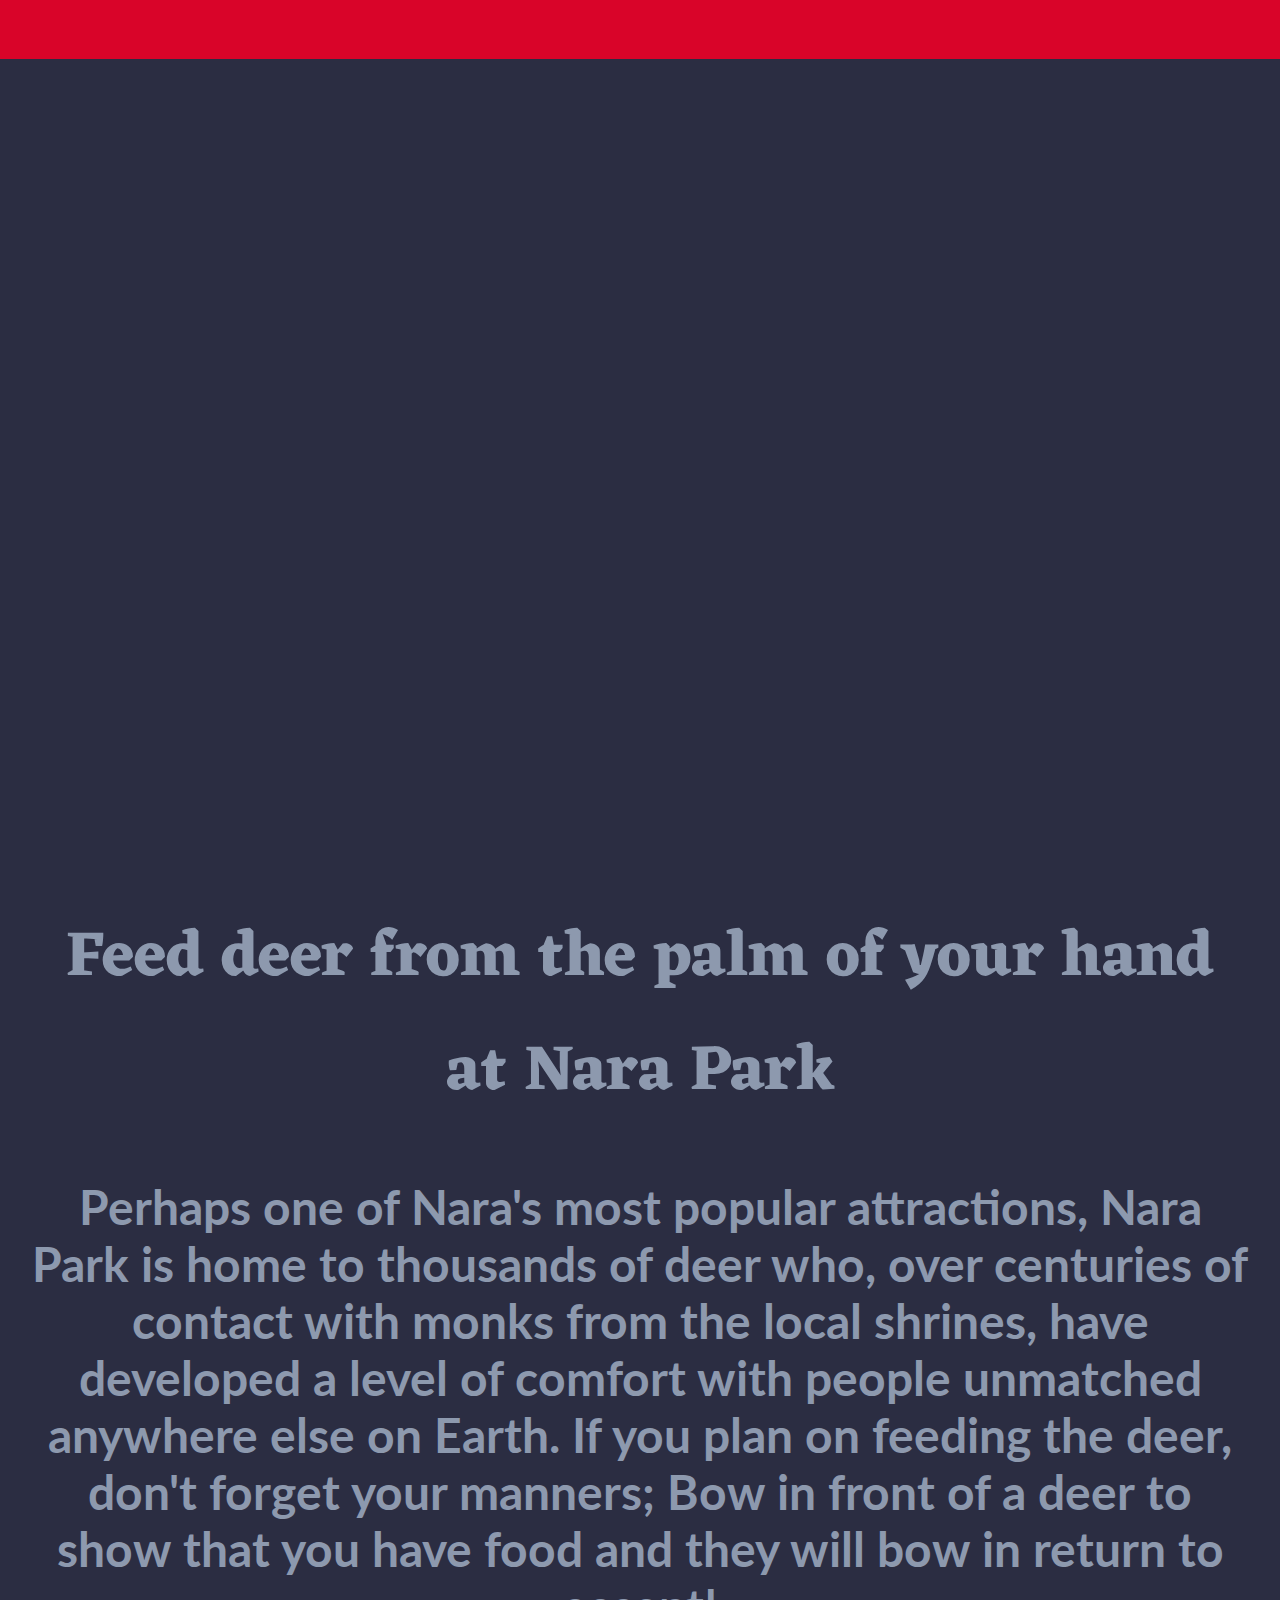
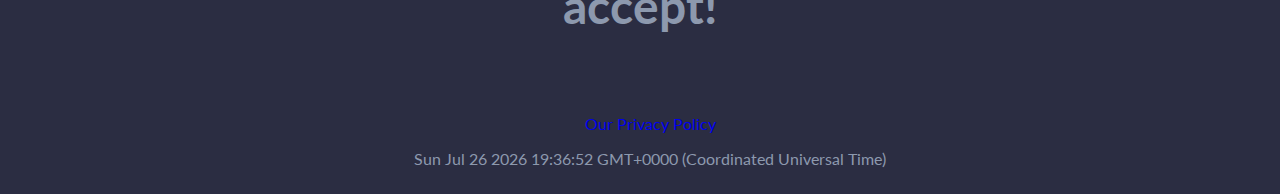
<file: nara.html>
<!DOCTYPE html>
<html lang="en">
<head>
    <meta charset="UTF-8">
    <meta name="viewport" content="width=device-width, initial-scale=1.0">
    <link rel="stylesheet" href="css/style.css">
    <link href="https://fonts.googleapis.com/css?family=Eczar|Lato&display=swap" rel="stylesheet"> 
    <link rel="stylesheet" href="https://cdnjs.cloudflare.com/ajax/libs/font-awesome/4.7.0/css/font-awesome.min.css">
    <link rel="shortcut icon" type="image/png" href="images/favicon.ico"/>
    <title>Welcome to Nara</title>
</head>
<body class="nara">
    <div class="top-container">
        <h1>Nara</h1>
        <p>The City of Temples</p>
      </div>
      
      <div class="header" id="myHeader">
        <div class="navbar">
            <a href="https://tesarge.github.io/japan/">Home</a>
            <a href="https://tesarge.github.io/japan/travel.html">Travel</a>
            <a href="https://tesarge.github.io/japan/events.html">Annual Events</a>
            <div class="dropdown">
              <button class="dropbtn">Cities
                <i class="fa fa-caret-down"></i>
              </button>
              <div class="dropdown-content">
                <a href="https://tesarge.github.io/japan/tokyo.html">Tokyo</a>
                <a href="https://tesarge.github.io/japan/kyoto.html">Kyoto</a>
                <a href="https://tesarge.github.io/japan/osaka.html">Osaka</a>
                <a href="https://tesarge.github.io/japan/sapporo.html">Sapporo</a>
                <a href="https://tesarge.github.io/japan/wakayama.html">Wakayama</a>
                <a href="https://tesarge.github.io/japan/nara.html">Nara</a>
                <a href="https://tesarge.github.io/japan/okinawa.html">Okinawa</a>
              </div>
            </div>
          </div> 
      </div>
      
      <div class="content">
        <div class="title-copy">
          <h1>Nara is where one can sense the spiritual side of Japan the best</h1>
          <h3>A city where Buddhism, Confucianism, and Shinto are blended together, no where else in Japan can one get a feeling of Japan's spiritual side better than Nara. Home to some of the biggest Buddhist and Shinto shrines and temples in Japan and only an hour from Osaka, Nara is a can't miss for those needing some reflection</h3>
          </div>

          <div class="content2">
          <div class="parallax"></div>
          <div class="title-box-b">
              <h1>Experience the roots of Japanese Buddhism at Todai-ji</h1>
              <h3>Todai-ji was constructed 1300 years ago and serves as the head temple for one of Japan's largest and oldest sects of Buddhism. A UNESCO World Heritage Site, Todai-ji is one of the seven main temples in Nara.</h3>
              </div>
              </div>
          <div class="content3">
              <div class="parallax"></div>
              <div class="title-box-c">
                  <h1>See Japan's Heian Era Kasuga Grand Shrine</h1>
                  <h3>Kasuga Grand Shrine serves as the family shrine for a powerful ruling family over 1300 years ago. A UNESCO World Heritage Site and neighboring a UNESCO World Heritage Forrest, the shrine is home to numerous temples and thousands of stone monuments.</h3>
              </div>
          </div>
          <div class="content4">
            <div class="parallax"></div>
            <div class="title-box-d">
                <h1>Feed deer from the palm of your hand at Nara Park</h1>
                <h3>Perhaps one of Nara's most popular attractions, Nara Park is home to thousands of deer who, over centuries of contact with monks from the local shrines, have developed a level of comfort with people unmatched anywhere else on Earth. If you plan on feeding the deer, don't forget your manners; Bow in front of a deer to show that you have food and they will bow in return to accept!</h3>
            </div>
        </div>
      </div>
      <div class="footer-stuff">
        <a href="https://tesarge.github.io/japan/policy.html">Our Privacy Policy</a>
        <p id="time"></p>
        <script>
        var d = new Date();
        document.getElementById("time").innerHTML = d;
        </script>
        </div>
</body>
</html>
</file>
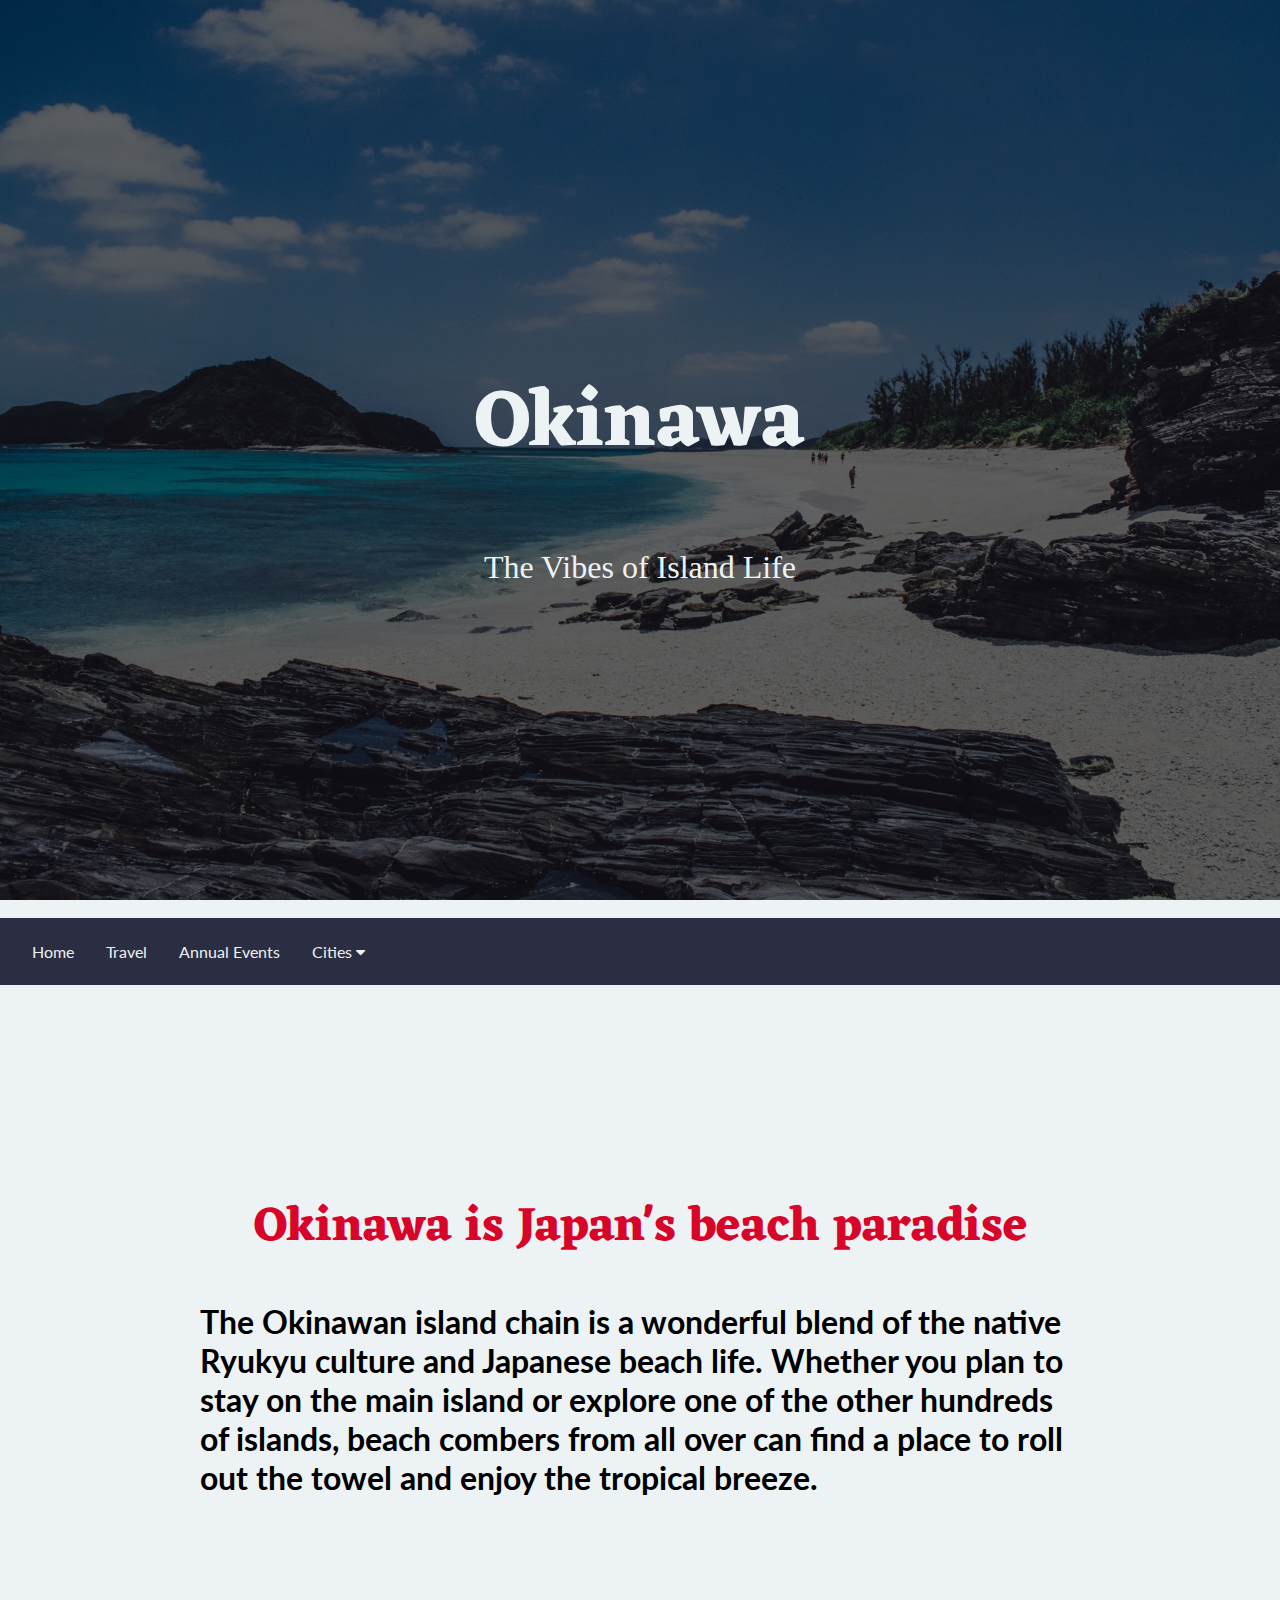
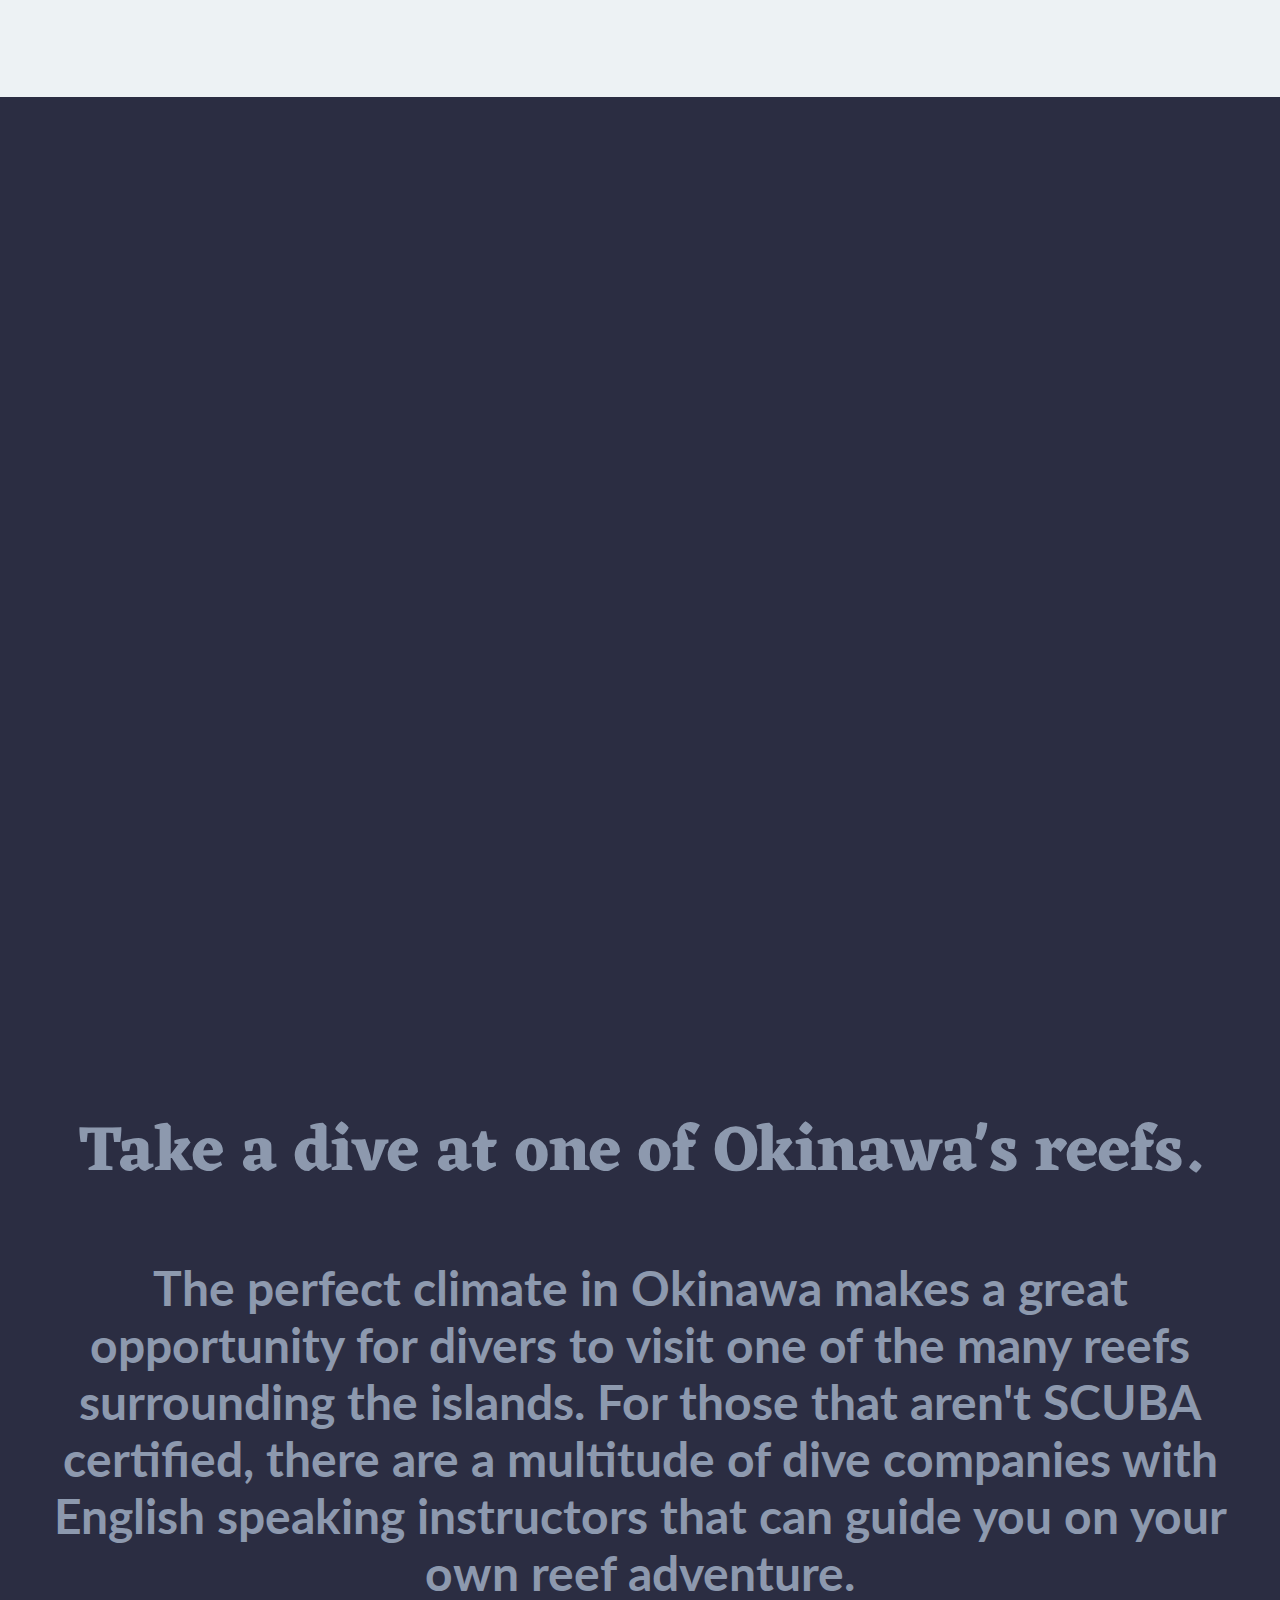
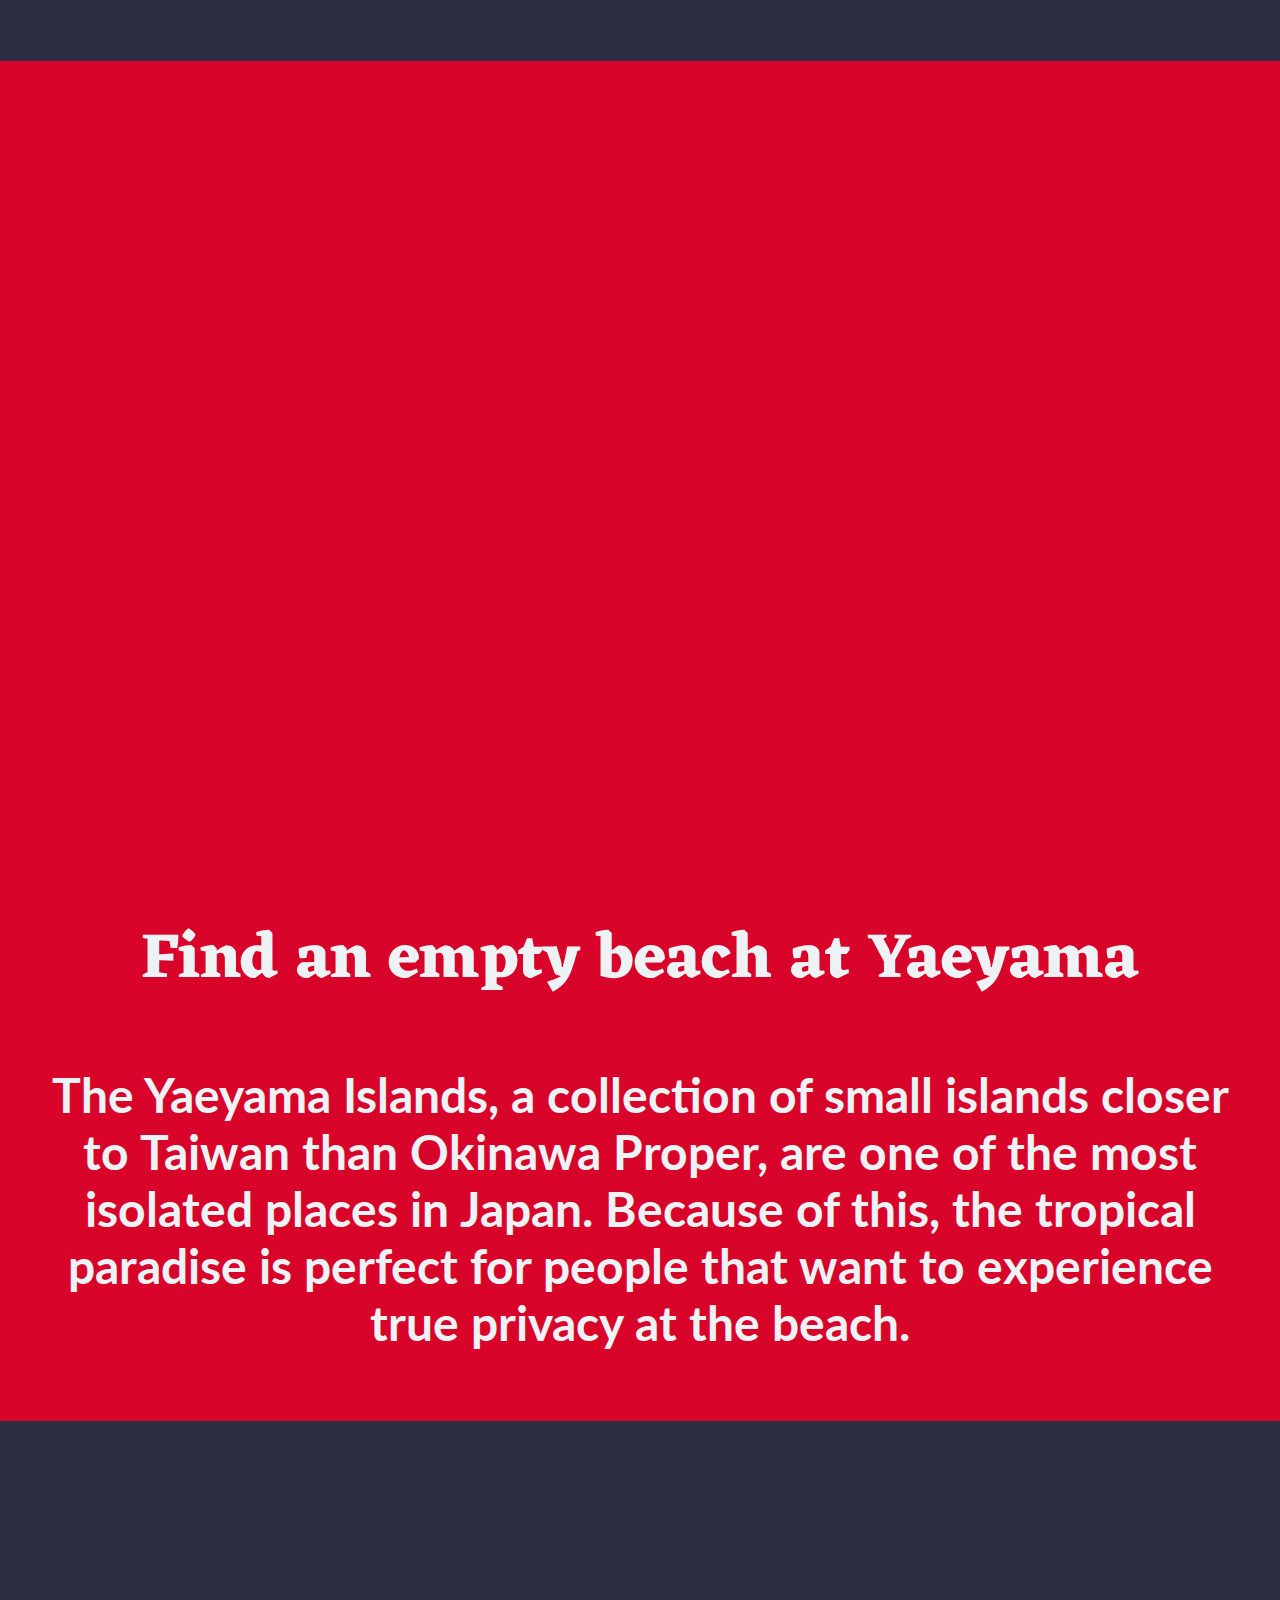
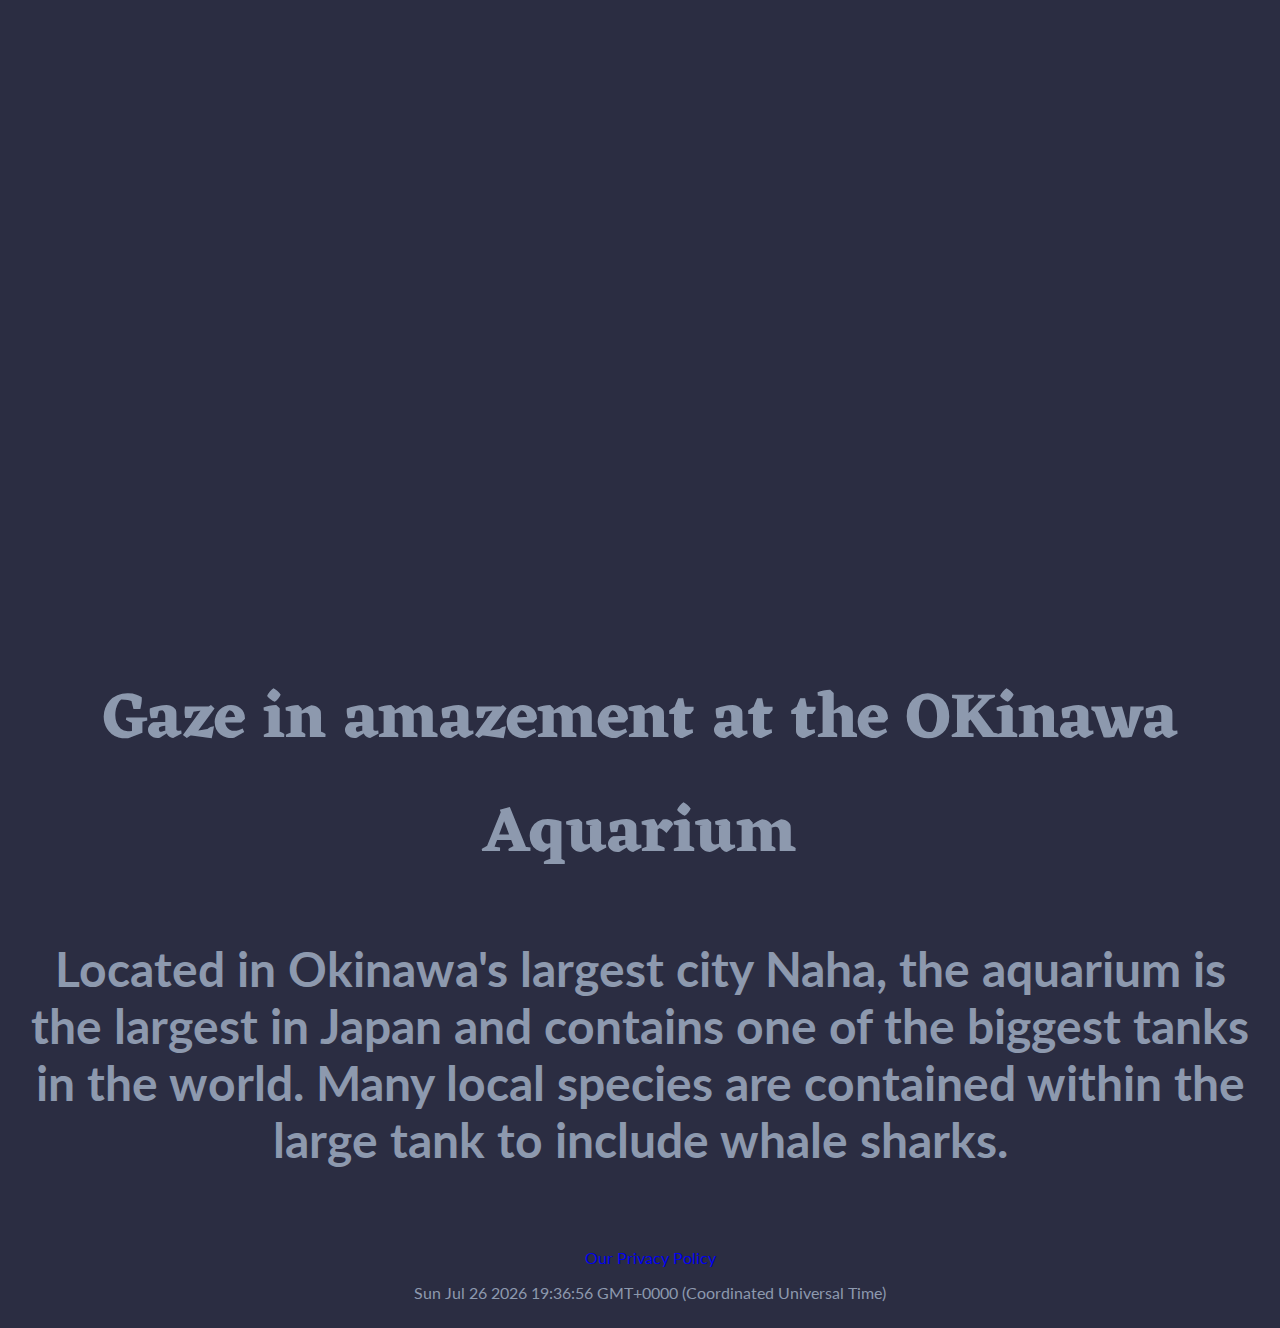
<file: okinawa.html>
<!DOCTYPE html>
<html lang="en">
<head>
    <meta charset="UTF-8">
    <meta name="viewport" content="width=device-width, initial-scale=1.0">
    <link rel="stylesheet" href="css/style.css">
    <link href="https://fonts.googleapis.com/css?family=Eczar|Lato&display=swap" rel="stylesheet"> 
    <link rel="stylesheet" href="https://cdnjs.cloudflare.com/ajax/libs/font-awesome/4.7.0/css/font-awesome.min.css">
    <link rel="shortcut icon" type="image/png" href="images/favicon.ico"/>
    <title>Welcome to Okinawa</title>
</head>
<body class="okinawa">
    <div class="top-container">
        <h1>Okinawa</h1>
        <p>The Vibes of Island Life</p>
      </div>
      
      <div class="header" id="myHeader">
        <div class="navbar">
            <a href="https://tesarge.github.io/japan/">Home</a>
            <a href="https://tesarge.github.io/japan/travel.html">Travel</a>
            <a href="https://tesarge.github.io/japan/events.html">Annual Events</a>
            <div class="dropdown">
              <button class="dropbtn">Cities
                <i class="fa fa-caret-down"></i>
              </button>
              <div class="dropdown-content">
                <a href="https://tesarge.github.io/japan/tokyo.html">Tokyo</a>
                <a href="https://tesarge.github.io/japan/kyoto.html">Kyoto</a>
                <a href="https://tesarge.github.io/japan/osaka.html">Osaka</a>
                <a href="https://tesarge.github.io/japan/sapporo.html">Sapporo</a>
                <a href="https://tesarge.github.io/japan/wakayama.html">Wakayama</a>
                <a href="https://tesarge.github.io/japan/nara.html">Nara</a>
                <a href="https://tesarge.github.io/japan/okinawa.html">Okinawa</a>
              </div>
            </div>
          </div> 
      </div>
      
      <div class="content">
        <div class="title-copy">
          <h1>Okinawa is Japan's beach paradise</h1>
          <h3>The Okinawan island chain is a wonderful blend of the native Ryukyu culture and Japanese beach life. Whether you plan to stay on the main island or explore one of the other hundreds of islands, beach combers from all over can find a place to roll out the towel and enjoy the tropical breeze.</h3>
          </div>

          <div class="content2">
          <div class="parallax"></div>
          <div class="title-box-b">
              <h1>Take a dive at one of Okinawa's reefs.</h1>
              <h3>The perfect climate in Okinawa makes a great opportunity for divers to visit one of the many reefs surrounding the islands. For those that aren't SCUBA certified, there are a multitude of dive companies with English speaking instructors that can guide you on your own reef adventure.</h3>
              </div>
              </div>
          <div class="content3">
              <div class="parallax"></div>
              <div class="title-box-c">
                  <h1>Find an empty beach at Yaeyama</h1>
                  <h3>The Yaeyama Islands, a collection of small islands closer to Taiwan than Okinawa Proper, are one of the most isolated places in Japan. Because of this, the tropical paradise is perfect for people that want to experience true privacy at the beach. </h3>
              </div>
          </div>
          <div class="content4">
            <div class="parallax"></div>
            <div class="title-box-d">
                <h1>Gaze in amazement at the OKinawa Aquarium</h1>
                <h3>Located in Okinawa's largest city Naha, the aquarium is the largest in Japan and contains one of the biggest tanks in the world. Many local species are contained within the large tank to include whale sharks.</h3>
            </div>
        </div>
      </div>
      <div class="footer-stuff">
        <a href="https://tesarge.github.io/japan/policy.html">Our Privacy Policy</a>
        <p id="time"></p>
        <script>
        var d = new Date();
        document.getElementById("time").innerHTML = d;
        </script>
        </div>
</body>
</html>
</file>
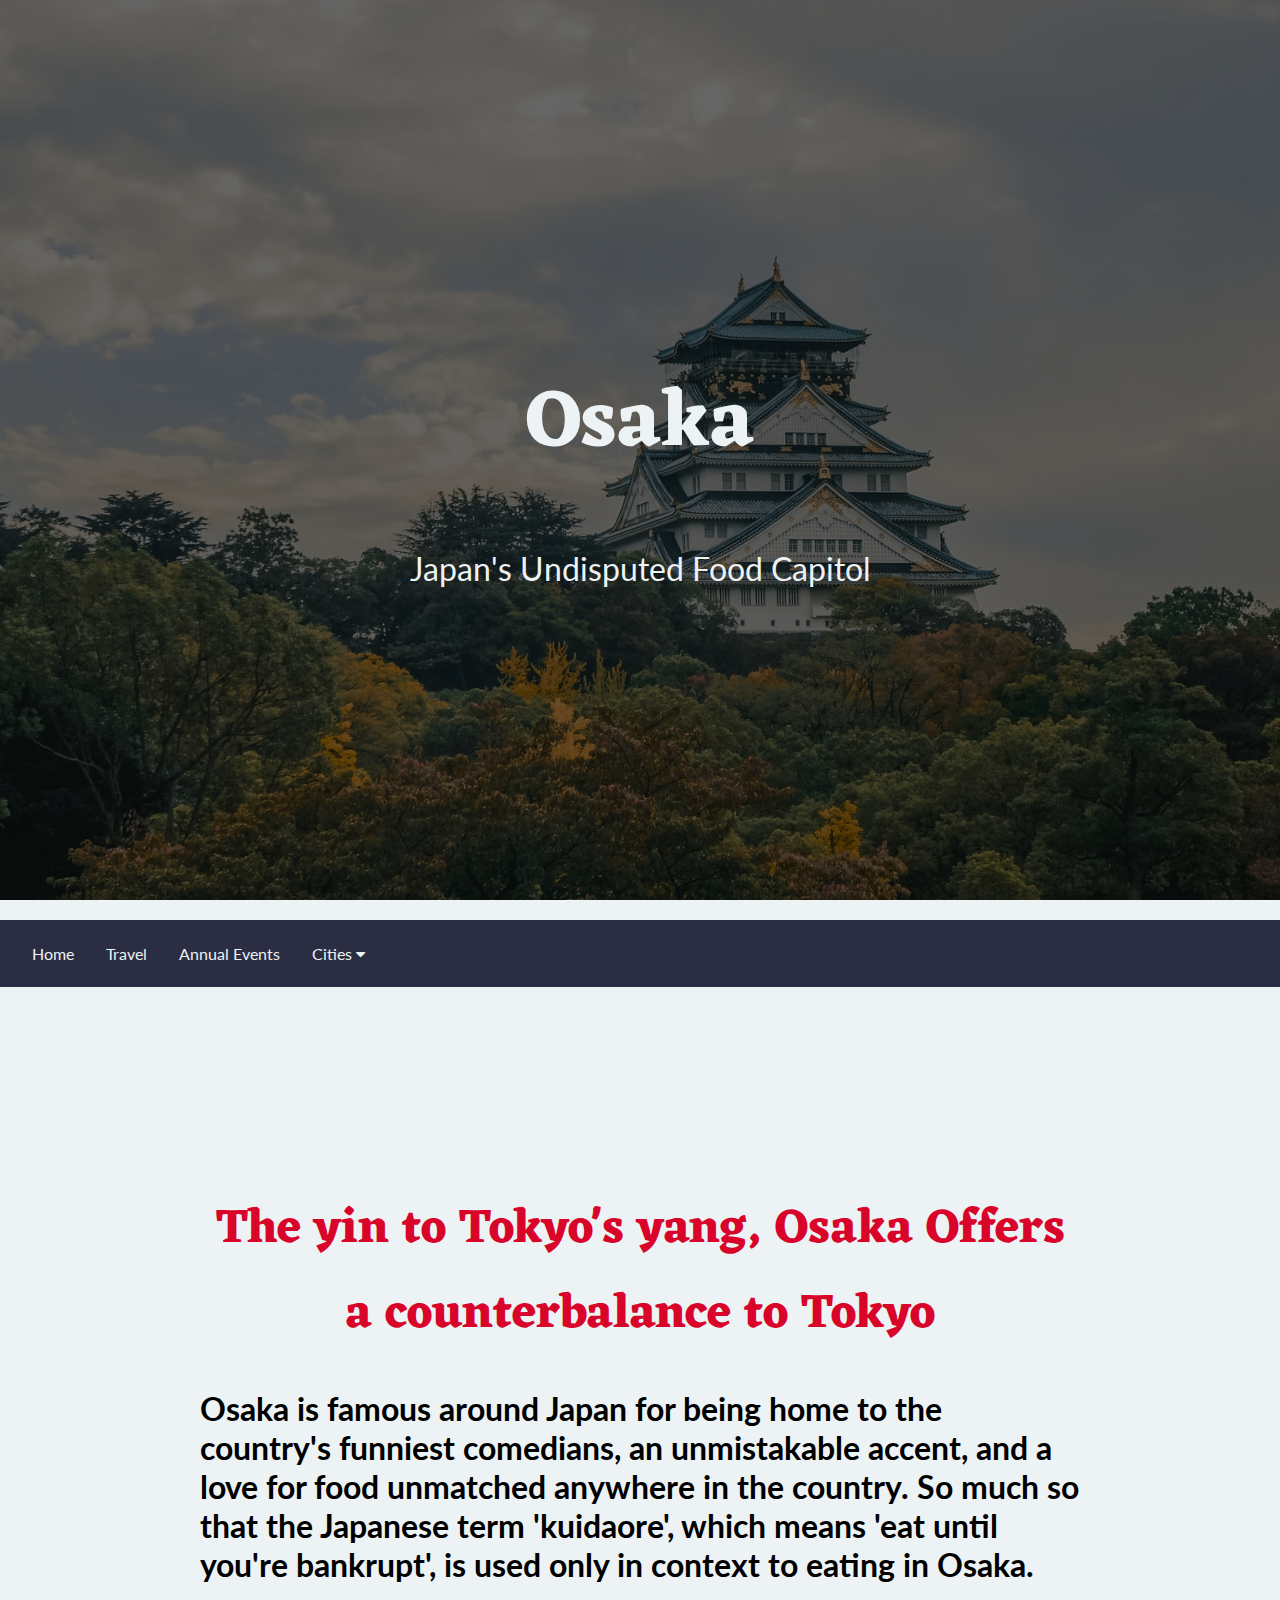
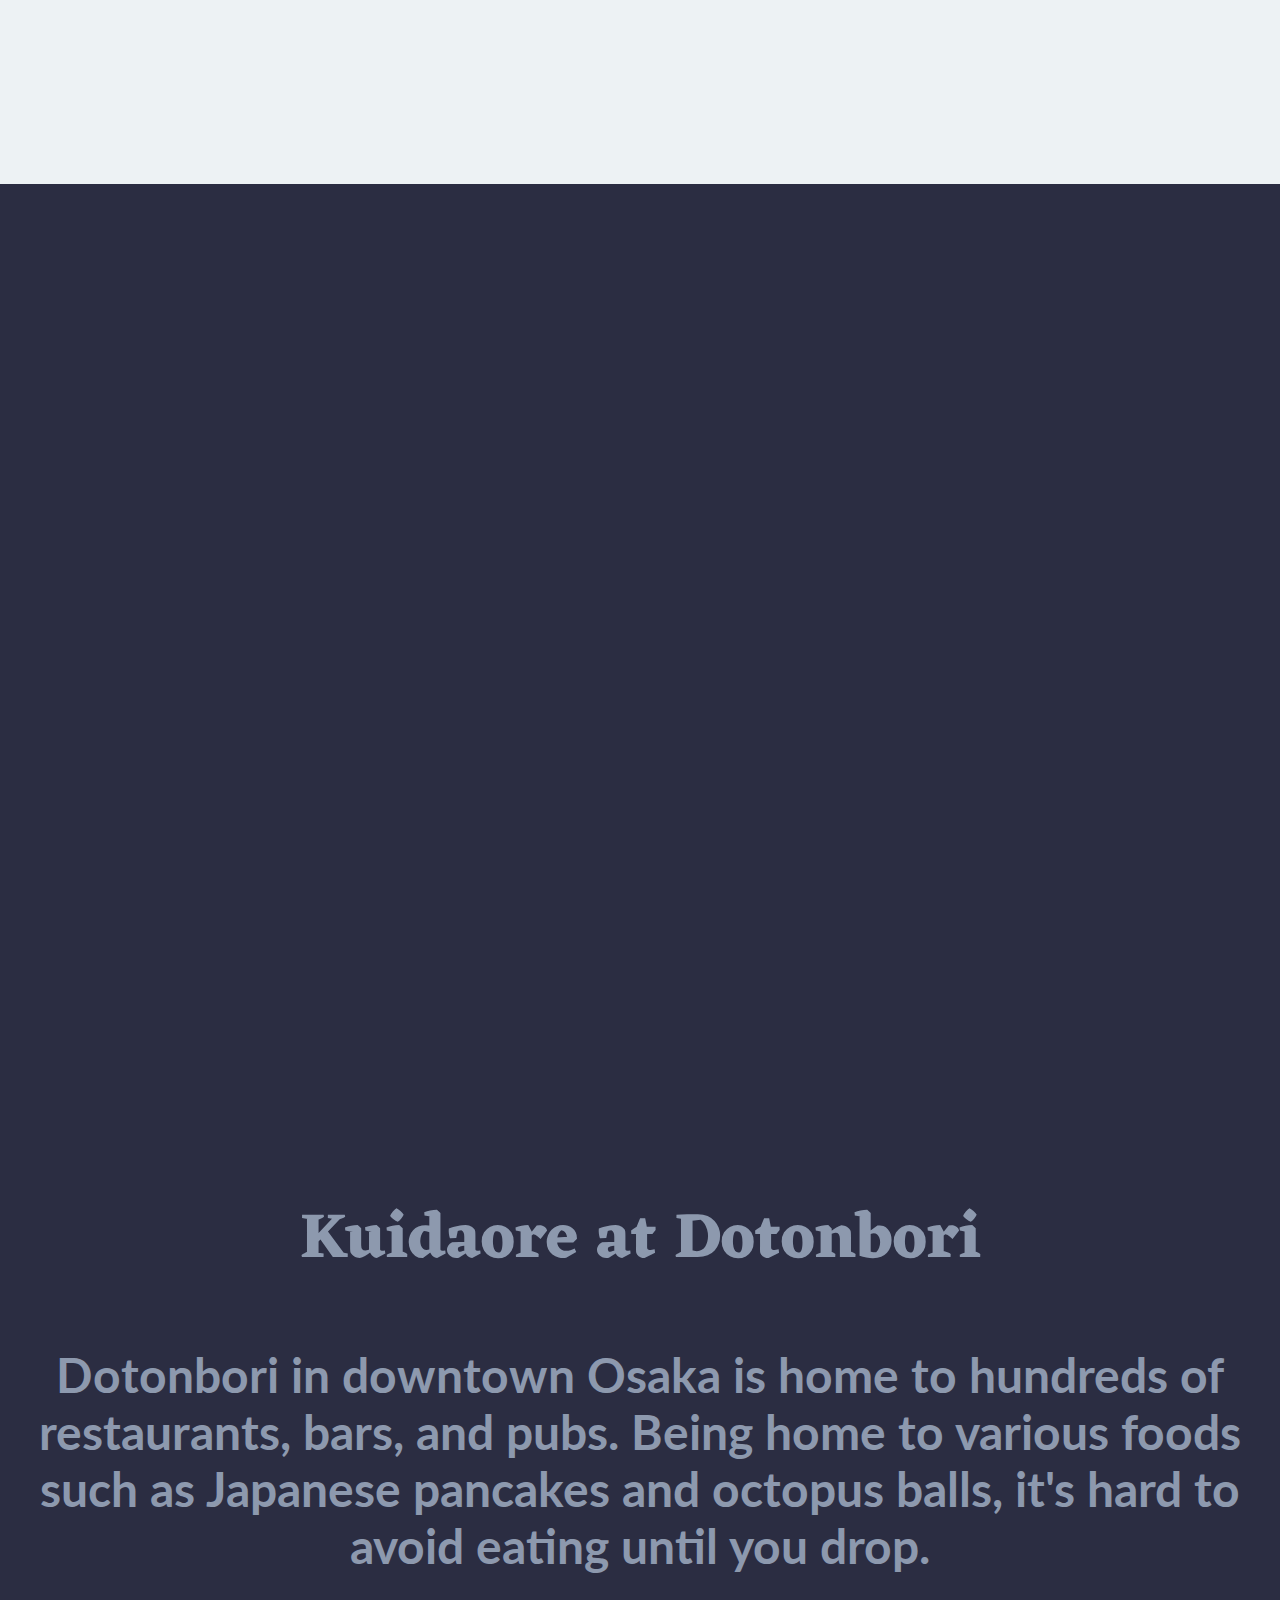
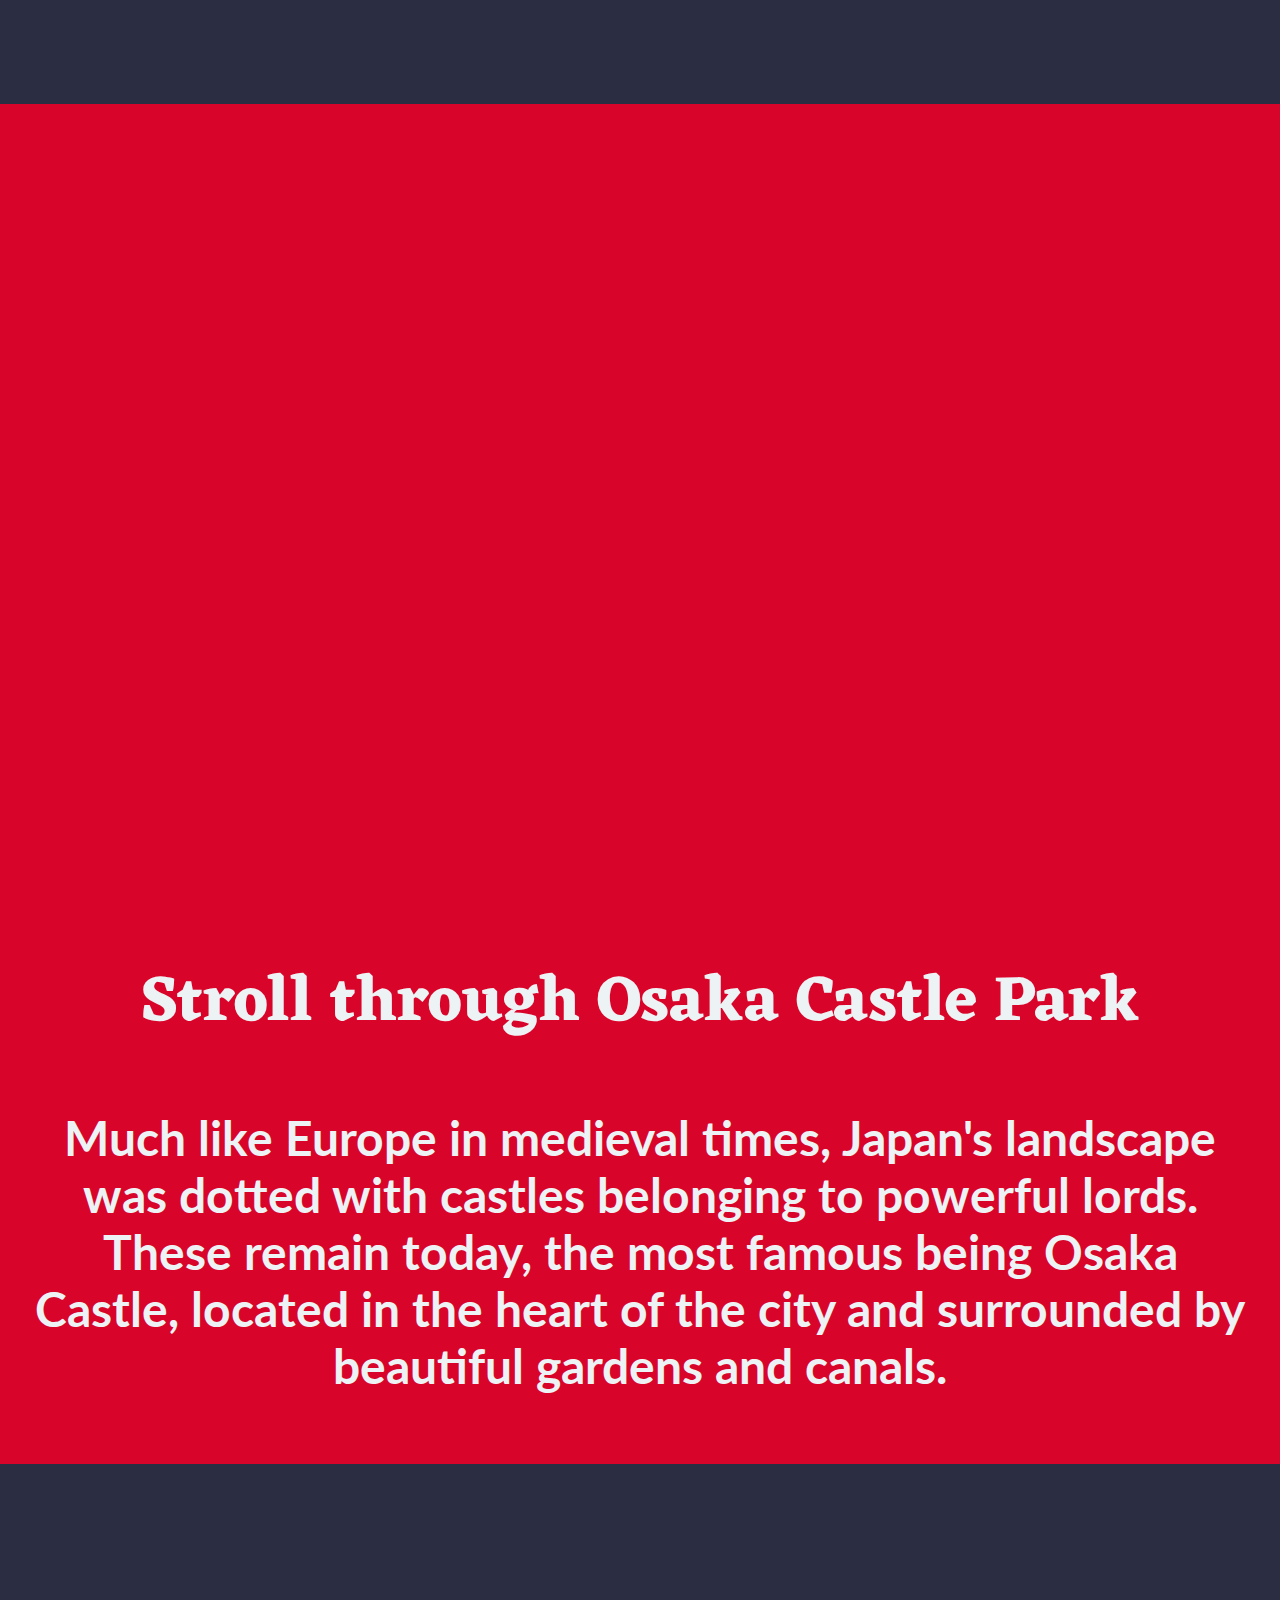
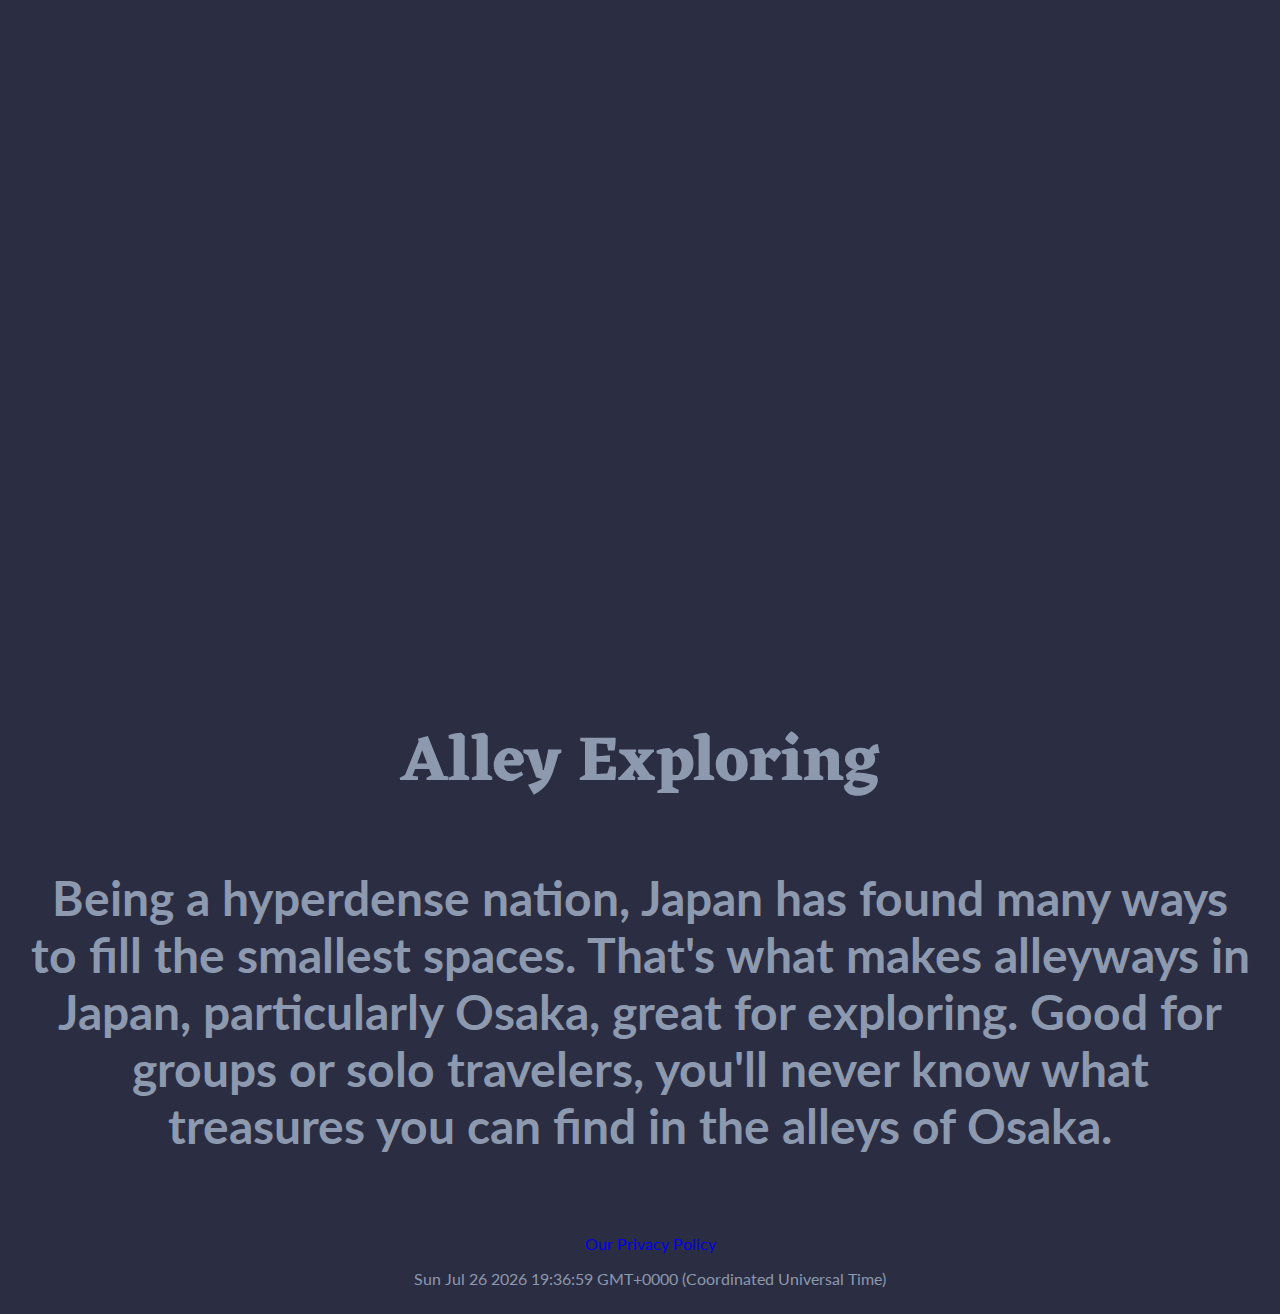
<file: osaka.html>
<!DOCTYPE html>
<html lang="en">
<head>
    <meta charset="UTF-8">
    <meta name="viewport" content="width=device-width, initial-scale=1.0">
    <link rel="stylesheet" href="css/style.css">
    <link href="https://fonts.googleapis.com/css?family=Eczar|Lato&display=swap" rel="stylesheet">
    <link rel="stylesheet" href="https://cdnjs.cloudflare.com/ajax/libs/font-awesome/4.7.0/css/font-awesome.min.css">
    <link rel="shortcut icon" type="image/png" href="images/favicon.ico"/> 
    <title>Welcome to Osaka</title>
</head>
<body class="osaka">
    <div class="top-container">
        <h1>Osaka</h1>
        <p>Japan's Undisputed Food Capitol</p>
      </div>
      
      <div class="header" id="myHeader">
        <div class="navbar">
            <a href="https://tesarge.github.io/japan/">Home</a>
            <a href="https://tesarge.github.io/japan/travel.html">Travel</a>
            <a href="https://tesarge.github.io/japan/events.html">Annual Events</a>
            <div class="dropdown">
              <button class="dropbtn">Cities
                <i class="fa fa-caret-down"></i>
              </button>
              <div class="dropdown-content">
                <a href="https://tesarge.github.io/japan/tokyo.html">Tokyo</a>
                <a href="https://tesarge.github.io/japan/kyoto.html">Kyoto</a>
                <a href="https://tesarge.github.io/japan/osaka.html">Osaka</a>
                <a href="https://tesarge.github.io/japan/sapporo.html">Sapporo</a>
                <a href="https://tesarge.github.io/japan/wakayama.html">Wakayama</a>
                <a href="https://tesarge.github.io/japan/nara.html">Nara</a>
                <a href="https://tesarge.github.io/japan/okinawa.html">Okinawa</a>
              </div>
            </div>
          </div> 
      </div>
      
      <div class="content">
        <div class="title-copy">
          <h1>The yin to Tokyo's yang, Osaka Offers a counterbalance to Tokyo</h1>
          <h3>Osaka is famous around Japan for being home to the country's funniest comedians, an unmistakable accent, and a love for food unmatched anywhere in the country. So much so that the Japanese term 'kuidaore', which means 'eat until you're bankrupt', is used only in context to eating in Osaka.</h3>
          </div>

          <div class="content2">
          <div class="parallax"></div>
          <div class="title-box-b">
              <h1>Kuidaore at Dotonbori</h1>
              <h3>Dotonbori in downtown Osaka is home to hundreds of restaurants, bars, and pubs. Being home to various foods such as Japanese pancakes and octopus balls, it's hard to avoid eating until you drop.</h3>
              </div>
              </div>
          <div class="content3">
              <div class="parallax"></div>
              <div class="title-box-c">
                  <h1>Stroll through Osaka Castle Park</h1>
                  <h3>Much like Europe in medieval times, Japan's landscape was dotted with castles belonging to powerful lords. These remain today, the most famous being Osaka Castle, located in the heart of the city and surrounded by beautiful gardens and canals.</h3>
              </div>
          </div>
          <div class="content4">
            <div class="parallax"></div>
            <div class="title-box-d">
                <h1>Alley Exploring</h1>
                <h3>Being a hyperdense nation, Japan has found many ways to fill the smallest spaces. That's what makes alleyways in Japan, particularly Osaka, great for exploring. Good for groups or solo travelers, you'll never know what treasures you can find in the alleys of Osaka.</h3>
            </div>
        </div>
      </div>
      <div class="footer-stuff">
        <a href="https://tesarge.github.io/japan/policy.html">Our Privacy Policy</a>
        <p id="time"></p>
        <script>
        var d = new Date();
        document.getElementById("time").innerHTML = d;
        </script>
        </div>
</body>
</html>
</file>
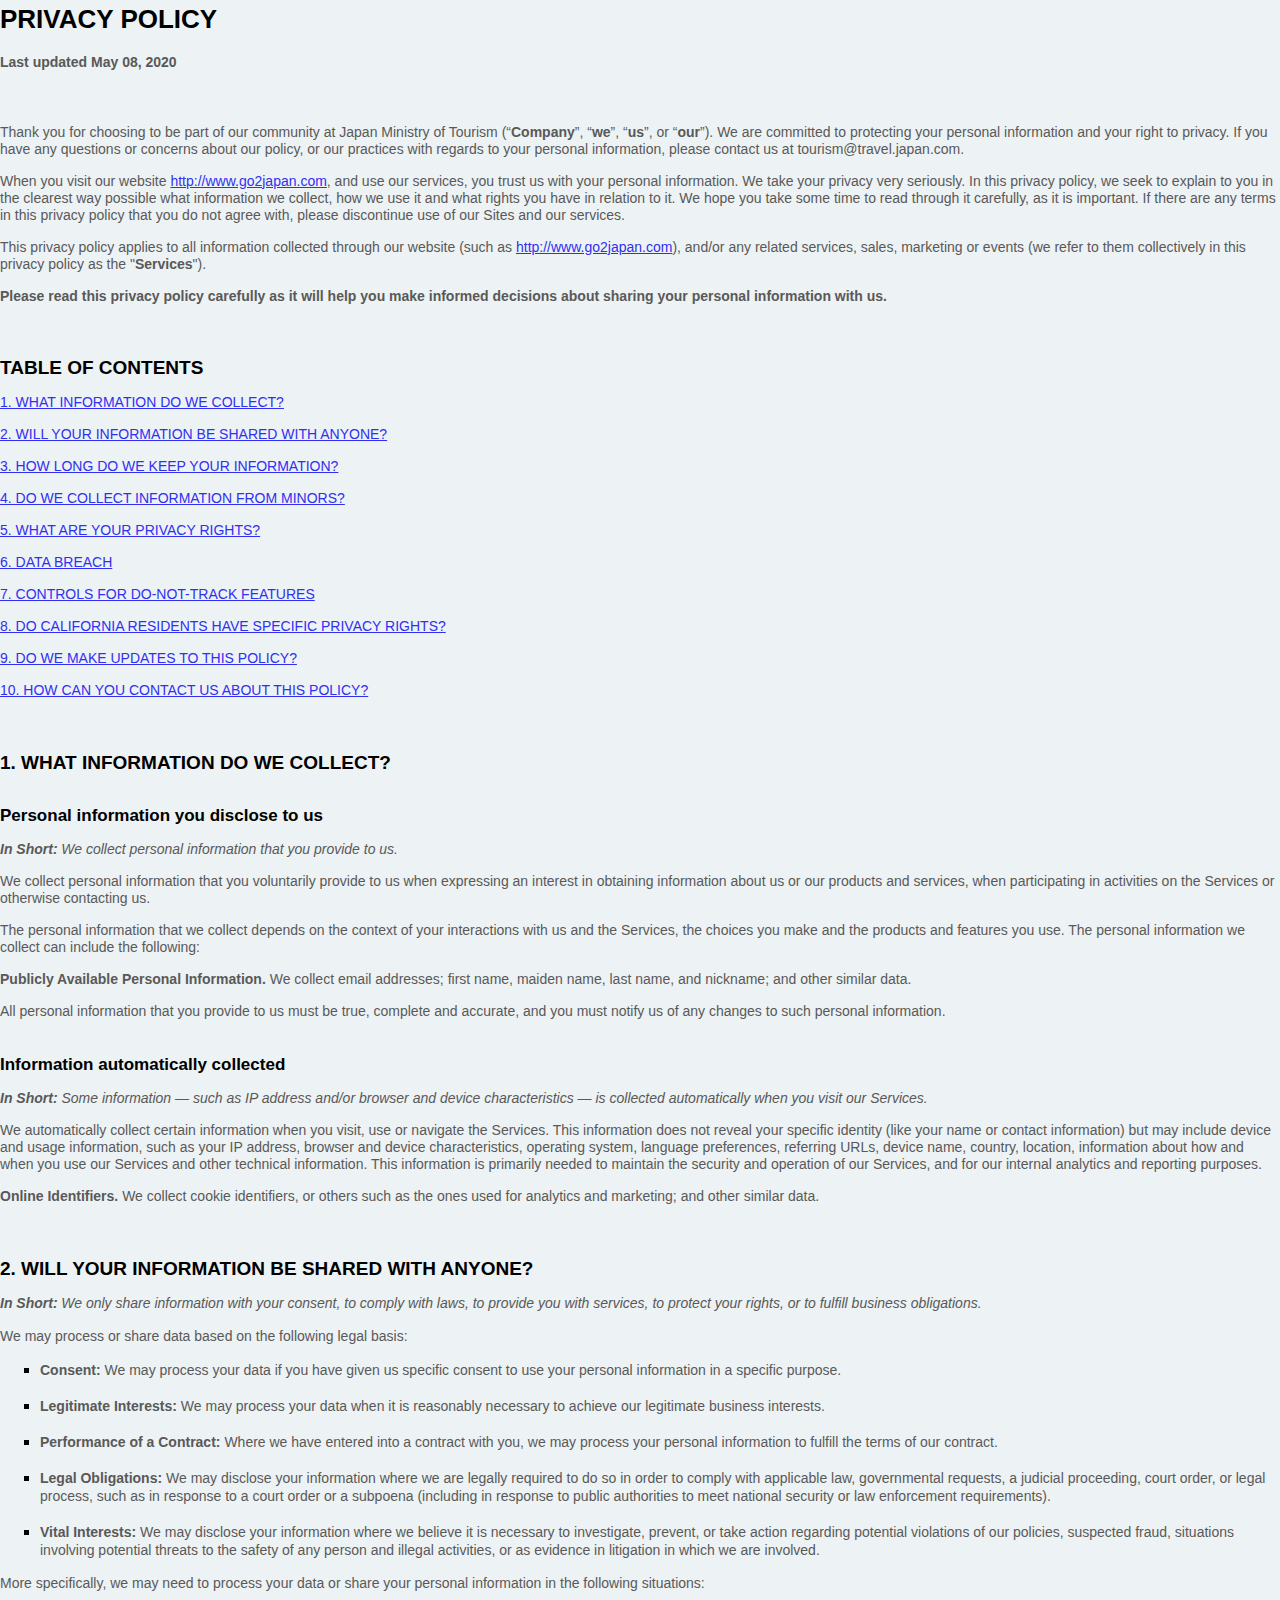
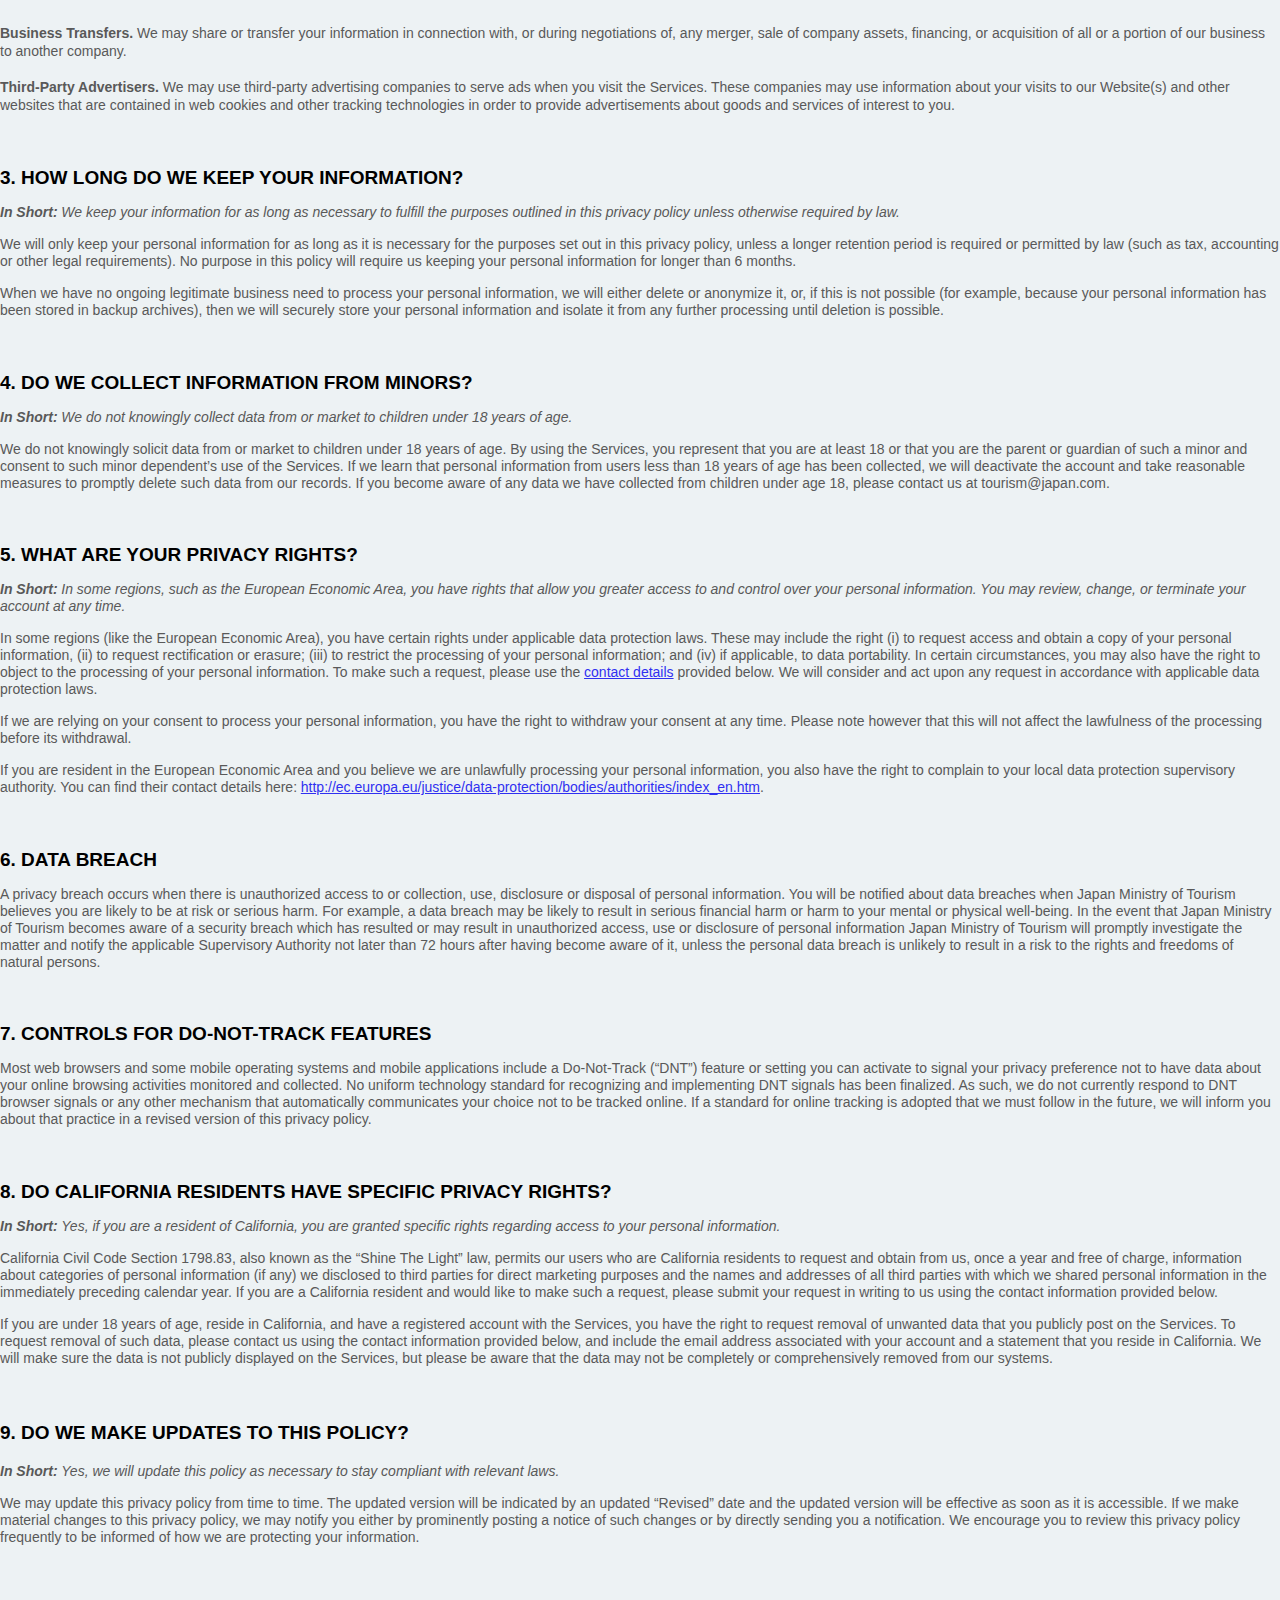
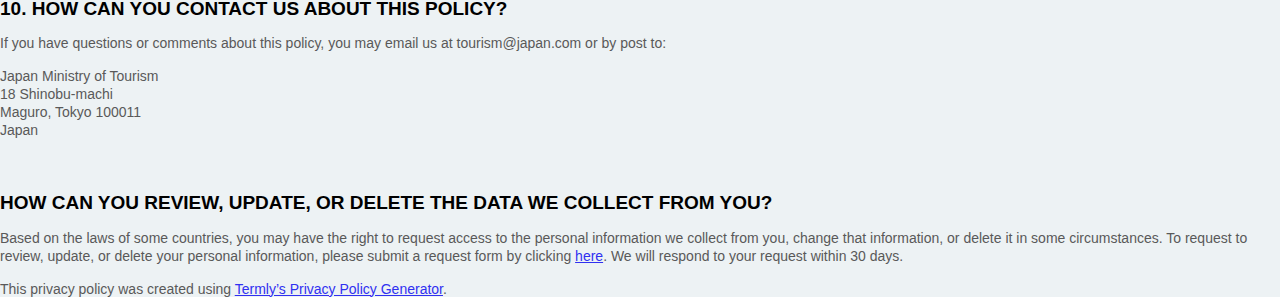
<file: policy.html>
<!DOCTYPE html>
<html lang="en">
<head>
    <meta charset="UTF-8">
    <meta name="viewport" content="width=device-width, initial-scale=1.0">
    <link rel="stylesheet" href="css/style.css">
    <link href="https://fonts.googleapis.com/css?family=Eczar|Lato&display=swap" rel="stylesheet"> 
    <link rel="shortcut icon" type="image/png" href="images/favicon.ico"/>
    <title>Privacy Policy</title>
</head>
<body class="index">
    <style>
        [data-custom-class='body'], [data-custom-class='body'] * {
                background: transparent !important;
              }
      [data-custom-class='title'], [data-custom-class='title'] * {
                font-family: Arial !important;
      font-size: 26px !important;
      color: #000000 !important;
              }
      [data-custom-class='subtitle'], [data-custom-class='subtitle'] * {
                font-family: Arial !important;
      color: #595959 !important;
      font-size: 14px !important;
              }
      [data-custom-class='heading_1'], [data-custom-class='heading_1'] * {
                font-family: Arial !important;
      font-size: 19px !important;
      color: #000000 !important;
              }
      [data-custom-class='heading_2'], [data-custom-class='heading_2'] * {
                font-family: Arial !important;
      font-size: 17px !important;
      color: #000000 !important;
              }
      [data-custom-class='body_text'], [data-custom-class='body_text'] * {
                color: #595959 !important;
      font-size: 14px !important;
      font-family: Arial !important;
              }
      [data-custom-class='link'], [data-custom-class='link'] * {
                color: #3030F1 !important;
      font-size: 14px !important;
      font-family: Arial !important;
      word-break: break-word !important;
              }
      </style>
      
            <div data-custom-class="body">
            <div align="center" class="MsoNormal" data-custom-class="title" style="text-align: left; line-height: 1.5;"><strong><span style="line-height: 22.5px; font-size: 26px;"><bdt class="block-component"></bdt>PRIVACY POLICY<bdt class="statement-end-if-in-editor"></bdt></span></strong></div><p style="font-size:15px;"><span style="color: rgb(127, 127, 127);"><strong><span data-custom-class="subtitle">Last updated <bdt class="question">May 08, 2020</bdt></span></strong></span></p><p style="font-size: 15px; line-height: 1.5;"><br></p><p style="font-size: 15px;"><span style="color: rgb(89, 89, 89);"><span data-custom-class="body_text">Thank you for choosing to be part of our community at <bdt class="question">Japan Ministry of Tourism</bdt><bdt class="block-component"></bdt> (“<bdt class="block-component"></bdt><strong>Company</strong><bdt class="statement-end-if-in-editor"></bdt>”, “<strong>we</strong>”, “<strong>us</strong>”, or “<strong>our</strong>”). We are committed to protecting your personal information and your right to privacy. If you have any questions or concerns about our <span style="color: rgb(89, 89, 89);"><span data-custom-class="body_text"><bdt class="block-component"></bdt><span style="color: rgb(89, 89, 89);"><span data-custom-class="body_text">policy</span></span><bdt class="statement-end-if-in-editor"></bdt></span></span>, or our practices with regards to your personal information, please contact us at <bdt class="question">tourism@travel.japan.com</bdt>.</span></span></p><p style="font-size: 15px;"><span style="color: rgb(89, 89, 89);"><span data-custom-class="body_text">When you visit our <bdt class="block-component"></bdt>website <bdt class="question"><a href="http://www.go2japan.com" target="_blank" data-custom-class="link">http://www.go2japan.com</a></bdt>,<bdt class="statement-end-if-in-editor"></bdt><bdt class="block-component"></bdt> and use our services, you trust us with your personal information. We take your privacy very seriously. In this <span style="color: rgb(89, 89, 89);"><span data-custom-class="body_text"><bdt class="block-component"></bdt><span style="color: rgb(89, 89, 89);"><span data-custom-class="body_text">privacy policy</span></span><bdt class="statement-end-if-in-editor"></bdt></span></span>, we seek to explain to you in the clearest way possible what information we collect, how we use it and what rights you have in relation to it. We hope you take some time to read through it carefully, as it is important. If there are any terms in this <span style="color: rgb(89, 89, 89);"><span data-custom-class="body_text"><bdt class="block-component"></bdt><span style="color: rgb(89, 89, 89);"><span data-custom-class="body_text">privacy policy</span></span><bdt class="statement-end-if-in-editor"></bdt></span> </span>that you do not agree with, please discontinue use of our <bdt class="block-component"></bdt>Sites<bdt class="statement-end-if-in-editor"></bdt><bdt class="block-component"></bdt> <bdt class="block-component"></bdt> and our services.</span></span></p><p style="font-size: 15px;"><span style="color: rgb(89, 89, 89);"><span data-custom-class="body_text">This <span style="color: rgb(89, 89, 89);"><span data-custom-class="body_text"><bdt class="block-component"></bdt><span style="color: rgb(89, 89, 89);"><span data-custom-class="body_text">privacy policy</span></span><bdt class="statement-end-if-in-editor"></bdt></span> </span>applies to all information collected through our <bdt class="block-component"></bdt><bdt class="forloop-component"></bdt><bdt class="question">website</bdt><bdt class="forloop-component"></bdt> (such as <bdt class="question"><a href="http://www.go2japan.com" target="_blank" data-custom-class="link">http://www.go2japan.com</a></bdt>), <bdt class="statement-end-if-in-editor"></bdt><bdt class="block-component"></bdt> and/or any related services, sales, marketing or events (we refer to them collectively in this <span style="color: rgb(89, 89, 89);"><span data-custom-class="body_text"><bdt class="block-component"></bdt><span style="color: rgb(89, 89, 89);"><span data-custom-class="body_text">privacy policy</span></span><bdt class="statement-end-if-in-editor"></bdt></span> </span>as the "<strong>Services</strong>").</span></span></p><p style="font-size: 15px;"><span style="color: rgb(89, 89, 89);"><strong><span data-custom-class="body_text">Please read this <span style="color: rgb(89, 89, 89);"><span data-custom-class="body_text"><bdt class="block-component"></bdt><span style="color: rgb(89, 89, 89);"><span data-custom-class="body_text">privacy policy</span></span><bdt class="statement-end-if-in-editor"></bdt></span> </span>carefully as it will help you make informed decisions about sharing your personal information with us.</span></strong></span></p><p style="font-size: 15px; line-height: 1.5;"><span style="color: rgb(89, 89, 89);"><br></span></p><p style="font-size:15px;"><span style="color: rgb(0, 0, 0);"><strong><span style="font-size: 19px;"><span data-custom-class="heading_1">TABLE OF CONTENTS</span></span></strong></span></p><p style="font-size:15px;"><a data-custom-class="link" href="#infocollect"><span style="color: rgb(89, 89, 89);">1. WHAT INFORMATION DO WE COLLECT?</span></a> <span style="color: rgb(89, 89, 89);"><bdt class="block-component"></bdt></span></span></p><p style="font-size:15px;"><span style="color: rgb(89, 89, 89);"><a data-custom-class="link" href="#infoshare">2. WILL YOUR INFORMATION BE SHARED WITH ANYONE?</a><bdt class="block-component"><span data-custom-class="body_text"></bdt></span></span><span style="font-size: 15px; color: rgb(89, 89, 89);"><bdt class="block-component"></bdt></span><span style="color: rgb(89, 89, 89);"><span style="color: rgb(89, 89, 89);"><bdt class="block-component"></bdt><bdt class="block-component"></bdt></span></span><bdt class="block-component"></bdt><bdt class="block-component"></bdt></span></p><p style="font-size:15px;"><a data-custom-class="link" href="#inforetain"><span style="color: rgb(89, 89, 89);">3. HOW LONG DO WE KEEP YOUR INFORMATION?</span></a><span style="color: rgb(89, 89, 89);"><span style="color: rgb(89, 89, 89);"><bdt class="block-component"></bdt></span></span><bdt class="block-component"></bdt></span></p><p style="font-size:15px;"><a data-custom-class="link" href="#infominors"><span style="color: rgb(89, 89, 89);">4. DO WE COLLECT INFORMATION FROM MINORS?</span></a><bdt class="statement-end-if-in-editor"></bdt></p><p style="font-size:15px;"><a data-custom-class="link" href="#privacyrights"><span style="color: rgb(89, 89, 89);">5. WHAT ARE YOUR PRIVACY RIGHTS?<bdt class="block-component"></bdt></span></a></p><p style="font-size:15px;"><a data-custom-class="link" href="#databreach"><span style="color: rgb(89, 89, 89);">6. DATA BREACH</span></a><a data-custom-class="link" href="#privacyrights"><span style="color: rgb(89, 89, 89);"><bdt class="statement-end-if-in-editor"></bdt></span></a></p><p style="font-size:15px;"><a data-custom-class="link" href="#DNT"><span style="color: rgb(89, 89, 89);">7. CONTROLS FOR DO-NOT-TRACK FEATURES</span></a></p><p style="font-size:15px;"><a data-custom-class="link" href="#caresidents"><span style="color: rgb(89, 89, 89);">8. DO CALIFORNIA RESIDENTS HAVE SPECIFIC PRIVACY RIGHTS?</span></a></p><p style="font-size:15px;"><a data-custom-class="link" href="#policyupdates"><span style="color: rgb(89, 89, 89);">9. DO WE MAKE UPDATES TO THIS POLICY?</span></a></p><p style="font-size:15px;"><a data-custom-class="link" href="#contact"><span style="color: rgb(89, 89, 89);">10. HOW CAN YOU CONTACT US ABOUT THIS POLICY?</span></a></p><p style="font-size: 15px; line-height: 1.5;"><span style="color: rgb(89, 89, 89);"><br></span></p><p id="infocollect" style="font-size:15px;"><span style="color: rgb(0, 0, 0);"><strong><span style="font-size: 19px;"><span data-custom-class="heading_1">1. WHAT INFORMATION DO WE COLLECT?</span></span></strong><span style="font-size: 19px;"><span data-custom-class="heading_1"><span style="color: rgb(89, 89, 89);"><bdt class="block-component"></bdt></span></span></span></span></p><div style="line-height: 1.1;"><br></div><div><span style="color: rgb(0, 0, 0);"><strong><span data-custom-class="heading_2">Personal information you disclose to us</span></strong></span></div><p style="font-size: 15px;"><span style="color: rgb(89, 89, 89);"><strong><em><span data-custom-class="body_text">In Short:</span></em>  </strong><span data-custom-class="body_text"><em>We collect personal information that you provide to us.</em></span></span></p><p style="font-size: 15px;"><span style="color: rgb(89, 89, 89);"><span data-custom-class="body_text" style="font-size: 15px;">We collect personal information that you voluntarily provide to us when <bdt class="block-component"></bdt> expressing an interest in obtaining information about us or our products and services, when participating in activities on the <bdt class="block-component"></bdt>Services<bdt class="statement-end-if-in-editor"></bdt><bdt class="block-component"></bdt><bdt class="block-component"></bdt><bdt class="block-component"></bdt> or otherwise contacting us</span><span data-custom-class="body_text">.</span></span></p><p style="font-size: 15px;"><span style="color: rgb(89, 89, 89);"><span data-custom-class="body_text">The personal information that we collect depends on the context of your interactions with us and the <bdt class="block-component"></bdt>Services<bdt class="statement-end-if-in-editor"></bdt><bdt class="block-component"></bdt><bdt class="block-component"></bdt>, the choices you make and the products and features you use. The personal information we collect can include the following:</span><span data-custom-class="body_text"><bdt class="block-component"></bdt></span></span></p><p style="font-size: 15px;"><span style="color: rgb(89, 89, 89);"><strong><span data-custom-class="body_text">Publicly Available Personal Information.</span></strong><span data-custom-class="body_text"> We collect <bdt class="forloop-component"></bdt><bdt class="question">email addresses</bdt>; <bdt class="forloop-component"></bdt><bdt class="question">first name, maiden name, last name, and nickname</bdt>; <bdt class="forloop-component"></bdt>and other similar data.<span style="color: rgb(89, 89, 89);"><span data-custom-class="body_text"><bdt class="statement-end-if-in-editor"></bdt></span></span> </span><span data-custom-class="body_text"><bdt class="block-component"></bdt></span></span></span></span><span style="color: rgb(89, 89, 89);"><span data-custom-class="body_text"><bdt class="block-component"></bdt></span></span></span><bdt class="block-component"><span data-custom-class="body_text"></span></bdt></span></span></p><p style="font-size: 15px;"><span style="color: rgb(89, 89, 89);"><span data-custom-class="body_text">All personal information that you provide to us must be true, complete and accurate, and you must notify us of any changes to such personal information.<span style="font-size: 15px;"><span style="color: rgb(89, 89, 89);"><span data-custom-class="body_text"><bdt class="statement-end-if-in-editor"></bdt></span></span></span></span><span data-custom-class="body_text"><bdt class="block-component"></bdt></span></span></p><p style="font-size: 15px;"><strong><span data-custom-class="heading_2"><br><span style="font-size: 16px;">Information automatically collected</span></span></strong></p><p style="font-size: 15px;"><span style="color: rgb(89, 89, 89);"><strong><em><span style="font-size: 15px;"><span data-custom-class="body_text">In Short: </span></span> </em> </strong><em><span style="font-size: 15px;"><span data-custom-class="body_text">Some information — such as IP address and/or browser and device characteristics — is collected automatically when you visit our <bdt class="block-component"></bdt>Services<bdt class="statement-end-if-in-editor"></bdt><bdt class="block-component"></bdt><bdt class="block-component"></bdt>.</span></span></em></span></p><p style="font-size: 15px;"><span style="color: rgb(89, 89, 89);"><span style="font-size: 15px;"><span data-custom-class="body_text">We automatically collect certain information when you visit, use or navigate the <bdt class="block-component"></bdt>Services<bdt class="statement-end-if-in-editor"></bdt><bdt class="block-component"></bdt><bdt class="block-component"></bdt>. This information does not reveal your specific identity (like your name or contact information) but may include device and usage information, such as your IP address, browser and device characteristics, operating system, language preferences, referring URLs, device name, country, location, information about how and when you use our <bdt class="block-component"></bdt>Services<bdt class="statement-end-if-in-editor"></bdt><bdt class="block-component"></bdt><bdt class="block-component"></bdt> and other technical information. This information is primarily needed to maintain the security and operation of our <bdt class="block-component"></bdt>Services<bdt class="statement-end-if-in-editor"></bdt><bdt class="block-component"></bdt><bdt class="block-component"></bdt>, and for our internal analytics and reporting purposes.<bdt class="block-component"></bdt><bdt class="block-component"></bdt></span></span></span></p><p style="font-size: 15px;"><span style="color: rgb(89, 89, 89);"><span style="font-size: 15px;"><span data-custom-class="body_text"><strong>Online Identifiers.</strong> We collect <bdt class="forloop-component"></bdt><bdt class="question">cookie identifiers, or others such as the ones used for analytics and marketing</bdt>; <bdt class="forloop-component"></bdt> and other similar data.<bdt class="statement-end-if-in-editor"></bdt></span></span></span><span style="color: rgb(89, 89, 89); font-size: 15px;"><span data-custom-class="body_text"><bdt class="statement-end-if-in-editor"></bdt></span><span data-custom-class="body_text"><bdt class="statement-end-if-in-editor"><bdt class="block-component"></bdt></span></span></span></span></span></span></li></ul><p style="font-size: 15px;"><span style="color: rgb(89, 89, 89); font-size: 15px;"><span data-custom-class="body_text"><span style="color: rgb(89, 89, 89); font-size: 15px;"><span data-custom-class="body_text"><bdt class="statement-end-if-in-editor"><bdt class="block-component"></bdt></bdt></span></span></span></span></bdt></span></span></span></span></span></span></span></span></span></span></span></span></span></span></span></span></span></span></span></span></span></span></span></span></span></span></span></span></span></span></span></span></span></span></span></span></span></span></span></span></span></span></span></span></span></span></span></span></span></span></span></span></span></span></span></span></span></li></ul><p style="font-size: 15px; line-height: 1.5;"><br></p><p id="infoshare" style="font-size:15px;"><span style="color: rgb(0, 0, 0);"><strong><span style="font-size: 19px;"><span data-custom-class="heading_1">2. WILL YOUR INFORMATION BE SHARED WITH ANYONE?</span></span></strong></span></p><p style="font-size: 15px;"><span style="color: rgb(89, 89, 89);"><strong><em><span style="font-size: 15px;"><span data-custom-class="body_text">In Short:</span></span> </em> </strong><span style="font-size: 15px;"><em><span data-custom-class="body_text">We only share information with your consent, to comply with laws, to provide you with services, to protect your rights, or to fulfill business obligations.</span></em></span></span></p><div><span style="color: rgb(89, 89, 89); font-size: 15px;"><span data-custom-class="body_text">We may process or share data based on the following legal basis:</span></span></div><ul><li><span data-custom-class="body_text"><span style="color: rgb(89, 89, 89); font-size: 15px;"><strong>Consent:</strong> We may process your data if you have given us specific consent to use your personal information in a specific purpose.</span><br><br></span></li><li><span data-custom-class="body_text"><span style="color: rgb(89, 89, 89); font-size: 15px;"><strong>Legitimate Interests:</strong> We may process your data when it is reasonably necessary to achieve our legitimate business interests.</span><br><br></span></li><li><span data-custom-class="body_text"><span style="color: rgb(89, 89, 89); font-size: 15px;"><strong>Performance of a Contract: </strong>Where we have entered into a contract with you, we may process your personal information to fulfill the terms of our contract.</span><br><br></span></li><li><span data-custom-class="body_text"><span style="color: rgb(89, 89, 89); font-size: 15px;"><strong>Legal Obligations:</strong> We may disclose your information where we are legally required to do so in order to comply with applicable law, governmental requests, a judicial proceeding, court order, or legal process, such as in response to a court order or a subpoena (including in response to public authorities to meet national security or law enforcement requirements).</span><br><br></span></li><li><span style="color: rgb(89, 89, 89); font-size: 15px;"><span data-custom-class="body_text"><strong>Vital Interests:</strong> We may disclose your information where we believe it is necessary to investigate, prevent, or take action regarding potential violations of our policies, suspected fraud, situations involving potential threats to the safety of any person and illegal activities, or as evidence in litigation in which we are involved.</span></span></li></ul><p style="font-size:15px;"><span style="font-size: 15px;"><span style="color: rgb(89, 89, 89);"><span data-custom-class="body_text">More specifically, we may need to process your data or share your personal information in the following situations:</span><span data-custom-class="body_text"><bdt class="block-component"></bdt></span></span></span></span></span><br><br></li><li><span style="font-size: 15px;"><span style="color: rgb(89, 89, 89);"><strong><span data-custom-class="body_text">Business Transfers.</span></strong><span data-custom-class="body_text"> We may share or transfer your information in connection with, or during negotiations of, any merger, sale of company assets, financing, or acquisition of all or a portion of our business to another company.<bdt class="block-component"></bdt></span></span></span><br><br></li><li><span style="font-size: 15px;"><span style="color: rgb(89, 89, 89);"><strong><span data-custom-class="body_text">Third-Party Advertisers.</span></strong><span data-custom-class="body_text"> We may use third-party advertising companies to serve ads when you visit the <bdt class="block-component"></bdt>Services<bdt class="statement-end-if-in-editor"></bdt><bdt class="block-component"></bdt><bdt class="block-component"></bdt>. These companies may use information about your visits to our Website(s) and other websites that are contained in web cookies and other tracking technologies in order to provide advertisements about goods and services of interest to you. <bdt class="block-component"></bdt><bdt class="statement-end-if-in-editor"></bdt><bdt class="block-component"></bdt></span></span></span></span><bdt class="block-component"></bdt></span></span></span><span data-custom-class="body_text"><bdt class="block-component"></bdt><bdt class="block-component"></bdt></span></span></span></span></li></ul><div><bdt class="block-component"><span data-custom-class="body_text"></bdt></span><span style="color: rgb(89, 89, 89); font-size: 15px;"><span style="font-size: 15px;"><span style="color: rgb(89, 89, 89);"><span style="font-size: 15px;"><span style="color: rgb(89, 89, 89);"><bdt class="block-component"><span data-custom-class="heading_1"></bdt></span></span><span style="color: rgb(89, 89, 89);"><span data-custom-class="body_text"><bdt class="block-component"></bdt><bdt class="block-component"></bdt></span><bdt class="block-component"><span data-custom-class="body_text"></bdt><bdt class="block-component"></span></bdt></span></span></span></span></span></span></span></span></p><p style="font-size: 15px; line-height: 1.5;"><span style="color: rgb(89, 89, 89);"><br></span></p><p id="inforetain" style="font-size:15px;"><span style="color: rgb(0, 0, 0);"><strong><span style="font-size: 19px;"><span data-custom-class="heading_1">3. HOW LONG DO WE KEEP YOUR INFORMATION?</span></span></strong></span></p><p style="font-size: 15px;"><span style="color: rgb(89, 89, 89);"><strong><em><span style="font-size: 15px;"><span data-custom-class="body_text">In Short:</span></span> </em> </strong><span style="font-size: 15px;"><em><span data-custom-class="body_text">We keep your information for as long as necessary to fulfill the purposes outlined in this <span style="color: rgb(89, 89, 89);"><span data-custom-class="body_text"><bdt class="block-component"></bdt><span style="color: rgb(89, 89, 89);"><span data-custom-class="body_text">privacy policy</span></span><bdt class="statement-end-if-in-editor"></bdt></span> </span>unless otherwise required by law.</span></em></span></span></p><p style="font-size: 15px;"><span style="font-size: 15px;"><span style="color: rgb(89, 89, 89);"><span data-custom-class="body_text">We will only keep your personal information for as long as it is necessary for the purposes set out in this <span style="color: rgb(89, 89, 89);"><span data-custom-class="body_text"><bdt class="block-component"></bdt><span style="color: rgb(89, 89, 89);"><span data-custom-class="body_text">privacy policy</span></span><bdt class="statement-end-if-in-editor"></bdt></span></span>, unless a longer retention period is required or permitted by law (such as tax, accounting or other legal requirements). No purpose in this policy will require us keeping your personal information for longer than <bdt class="block-component"></bdt><bdt class="question">6 months</bdt><bdt class="statement-end-if-in-editor"></bdt>.</span></span></span></p><p style="font-size: 15px;"><span style="color: rgb(89, 89, 89); font-size: 15px;"><span data-custom-class="body_text">When we have no ongoing legitimate business need to process your personal information, we will either delete or anonymize it, or, if this is not possible (for example, because your personal information has been stored in backup archives), then we will securely store your personal information and isolate it from any further processing until deletion is possible.</span></span><span style="color: rgb(89, 89, 89);"><bdt class="block-component"></bdt></span><span style="color: rgb(89, 89, 89); font-size: 15px;"><span data-custom-class="body_text"><bdt class="block-component"></bdt></span></span></p><p style="font-size: 15px; line-height: 1.5;"><span style="color: rgb(89, 89, 89);"><br></span></p><p id="infominors" style="font-size:15px;"><span style="color: rgb(0, 0, 0);"><strong><span style="font-size: 19px;"><span data-custom-class="heading_1">4. DO WE COLLECT INFORMATION FROM MINORS?</span></span></strong></span></p><p style="font-size: 15px;"><span style="color: rgb(89, 89, 89);"><strong><em><span style="font-size: 15px;"><span data-custom-class="body_text">In Short:</span></span> </em> </strong><span style="font-size: 15px;"><em><span data-custom-class="body_text">We do not knowingly collect data from or market to children under 18 years of age.</span></em></span></span></p><p style="font-size: 15px;"><span style="color: rgb(89, 89, 89); font-size: 15px;"><span data-custom-class="body_text">We do not knowingly solicit data from or market to children under 18 years of age. By using the <bdt class="block-component"></bdt>Services<bdt class="statement-end-if-in-editor"></bdt><bdt class="block-component"></bdt><bdt class="block-component"></bdt>, you represent that you are at least 18 or that you are the parent or guardian of such a minor and consent to such minor dependent’s use of the <bdt class="block-component"></bdt>Services<bdt class="statement-end-if-in-editor"></bdt><bdt class="block-component"></bdt><bdt class="block-component"></bdt>. If we learn that personal information from users less than 18 years of age has been collected, we will deactivate the account and take reasonable measures to promptly delete such data from our records. If you become aware of any data we have collected from children under age 18, please contact us at <bdt class="block-component"></bdt><bdt class="question">tourism@japan.com</bdt><bdt class="else-block"></bdt>.</span><span style="color: rgb(89, 89, 89); font-size: 15px;"><span data-custom-class="body_text"><bdt class="statement-end-if-in-editor"></bdt></span></span></span></p><p style="font-size: 15px; line-height: 1.5;"><span style="color: rgb(89, 89, 89);"><br></span></p><p id="privacyrights" style="font-size:15px;"><span style="color: rgb(0, 0, 0);"><strong><span style="font-size: 19px;"><span data-custom-class="heading_1">5. WHAT ARE YOUR PRIVACY RIGHTS?</span></span></strong></span></p><p style="font-size: 15px;"><span style="color: rgb(89, 89, 89);"><strong><em><span style="font-size: 15px;"><span data-custom-class="body_text">In Short:</span></span> </em> </strong><span style="font-size: 15px;"><span data-custom-class="body_text"><em><bdt class="block-component"></bdt>In some regions, such as the European Economic Area, you have rights that allow you greater access to and control over your personal information. <bdt class="statement-end-if-in-editor"></bdt>You may review, change, or terminate your account at any time.</em></span><bdt class="block-component"><span data-custom-class="body_text"></span></bdt></span></span></p><p style="font-size: 15px;"><span style="font-size: 15px;"><span style="color: rgb(89, 89, 89);"><span data-custom-class="body_text">In some regions (like the European Economic Area), you have certain rights under applicable data protection laws. These may include the right (i) to request access and obtain a copy of your personal information, (ii) to request rectification or erasure; (iii) to restrict the processing of your personal information; and (iv) if applicable, to data portability. In certain circumstances, you may also have the right to object to the processing of your personal information. To make such a request, please use the</span></span> </span><span data-custom-class="body_text"><a data-custom-class="link" href="#contact"><span style="font-size: 15px;"><span style="color: rgb(48, 48, 241);">contact details</span></span></a></span><span style="font-size: 15px;"><span style="color: rgb(89, 89, 89);"><span data-custom-class="body_text"> provided below. We will consider and act upon any request in accordance with applicable data protection laws.</span></span></span></p><p style="font-size: 15px;"><span style="font-size: 15px;"><span style="color: rgb(89, 89, 89);"><span data-custom-class="body_text">If we are relying on your consent to process your personal information, you have the right to withdraw your consent at any time. Please note however that this will not affect the lawfulness of the processing before its withdrawal.<span style="color: rgb(89, 89, 89);"><span style="font-size: 15px;"><bdt class="statement-end-if-in-editor"></bdt></span></span></span></span></span></p><p style="font-size: 15px;"><span style="font-size: 15px;"><span style="color: rgb(89, 89, 89);"><span data-custom-class="body_text">If you are resident in the European Economic Area and you believe we are unlawfully processing your personal information, you also have the right to complain to your local data protection supervisory authority. You can find their contact details here:</span></span> </span><span data-custom-class="body_text"><span style="color: rgb(48, 48, 241);"><span style="font-size: 15px;"><a data-custom-class="link" href="http://ec.europa.eu/justice/data-protection/bodies/authorities/index_en.htm" target="_blank">http://ec.europa.eu/justice/data-protection/bodies/authorities/index_en.htm</a>.</span></span></span><span style="font-size: 15px;"><span style="color: rgb(89, 89, 89);"><bdt class="block-component"><span data-custom-class="body_text"></bdt><bdt class="block-component"></bdt></span></span></span></span></span></span></span><span data-custom-class="body_text"><bdt class="block-component"><bdt class="block-component"></bdt></bdt></span></span></span></span></span></span></span></p><p style="font-size: 15px; line-height: 1.5;"><br></p><p id="databreach" style="font-size:15px;"><strong><span data-custom-class="heading_1" style="font-size: 19px;">6. DATA BREACH</span></strong></p><p style="font-size: 15px;"><span data-custom-class="body_text" style="font-size: 15px;">A privacy breach occurs when there is unauthorized access to or collection, use, disclosure or disposal of personal information. You will be notified about data breaches when <bdt class="question">Japan Ministry of Tourism</bdt> believes you are likely to be at risk or serious harm. For example, a data breach may be likely to result in serious financial harm or harm to your mental or physical well-being. In the event that <bdt class="question">Japan Ministry of Tourism</bdt> becomes aware of a security breach which has resulted or may result in unauthorized access, use or disclosure of personal information <bdt class="question">Japan Ministry of Tourism</bdt> will promptly investigate the matter and notify the applicable Supervisory Authority not later than 72 hours after having become aware of it, unless the personal data breach is unlikely to result in a risk to the rights and freedoms of natural persons.</span><span style="font-size: 15px;"><span style="color: rgb(89, 89, 89);"><span data-custom-class="body_text"><span style="color: rgb(89, 89, 89);"><span data-custom-class="body_text"><bdt class="statement-end-if-in-editor"><bdt class="statement-end-if-in-editor"></bdt></bdt></span></span></span></span></span></p><p style="font-size: 15px; line-height: 1.5;"><br></p><p id="DNT" style="font-size:15px;"><span style="color: rgb(0, 0, 0);"><strong><span style="font-size: 19px;"><span data-custom-class="heading_1">7. CONTROLS FOR DO-NOT-TRACK FEATURES</span></span></strong></span></p><p style="font-size: 15px;"><span style="color: rgb(89, 89, 89);"><span style="font-size: 15px;"><span data-custom-class="body_text">Most web browsers and some mobile operating systems and mobile applications include a Do-Not-Track (“DNT”) feature or setting you can activate to signal your privacy preference not to have data about your online browsing activities monitored and collected. No uniform technology standard for recognizing and implementing DNT signals has been finalized. As such, we do not currently respond to DNT browser signals or any other mechanism that automatically communicates your choice not to be tracked online. If a standard for online tracking is adopted that we must follow in the future, we will inform you about that practice in a revised version of this <span style="color: rgb(89, 89, 89);"><span data-custom-class="body_text"><bdt class="block-component"></bdt><span style="color: rgb(89, 89, 89);"><span data-custom-class="body_text">privacy policy</span></span><bdt class="statement-end-if-in-editor"></bdt></span></span>.</span></span></span></p><p style="font-size: 15px; line-height: 1.5;"><br></p><p id="caresidents" style="font-size:15px;"><span style="color: rgb(0, 0, 0);"><strong><span style="font-size: 19px;"><span data-custom-class="heading_1">8. DO CALIFORNIA RESIDENTS HAVE SPECIFIC PRIVACY RIGHTS?</span></span></strong></span></p><p style="font-size: 15px;"><span style="color: rgb(89, 89, 89);"><strong><em><span style="font-size: 15px;"><span data-custom-class="body_text">In Short:</span></span> </em> </strong><span style="font-size: 15px;"><em><span data-custom-class="body_text">Yes, if you are a resident of California, you are granted specific rights regarding access to your personal information.</span></em></span></span></p><p style="font-size: 15px;"><span style="font-size: 15px;"><span style="color: rgb(89, 89, 89);"><span data-custom-class="body_text">California Civil Code Section 1798.83, also known as the “Shine The Light” law, permits our users who are California residents to request and obtain from us, once a year and free of charge, information about categories of personal information (if any) we disclosed to third parties for direct marketing purposes and the names and addresses of all third parties with which we shared personal information in the immediately preceding calendar year. If you are a California resident and would like to make such a request, please submit your request in writing to us using the contact information provided below.</span></span></span></p><p style="font-size: 15px;"><span style="color: rgb(89, 89, 89); font-size: 15px;"><span data-custom-class="body_text">If you are under 18 years of age, reside in California, and have a registered account with the <bdt class="block-component"></bdt>Services<bdt class="statement-end-if-in-editor"></bdt><bdt class="block-component"></bdt><bdt class="block-component"></bdt>, you have the right to request removal of unwanted data that you publicly post on the <bdt class="block-component"></bdt>Services<bdt class="statement-end-if-in-editor"></bdt><bdt class="block-component"></bdt><bdt class="block-component"></bdt>. To request removal of such data, please contact us using the contact information provided below, and include the email address associated with your account and a statement that you reside in California. We will make sure the data is not publicly displayed on the <bdt class="block-component"></bdt>Services<bdt class="statement-end-if-in-editor"></bdt><bdt class="block-component"></bdt><bdt class="block-component"></bdt>, but please be aware that the data may not be completely or comprehensively removed from our systems.</span></span></p><p style="font-size: 15px; line-height: 1.5;"><span style="color: rgb(89, 89, 89);"><br></span></p><p id="policyupdates" style="font-size: 15px; line-height: 1.5;"><span style="color: rgb(0, 0, 0);"><strong><span style="font-size: 19px;"><span data-custom-class="heading_1">9. DO WE MAKE UPDATES TO THIS POLICY?</span></span></strong></span></p><p style="font-size: 15px;"><span style="color: rgb(89, 89, 89);"><strong><em><span style="font-size: 15px;"><span data-custom-class="body_text">In Short:</span></span> </em> </strong><span style="font-size: 15px;"><em><span data-custom-class="body_text">Yes, we will update this policy as necessary to stay compliant with relevant laws.</span></em></span></span></p><p style="font-size: 15px;"><span style="color: rgb(89, 89, 89); font-size: 15px;"><span data-custom-class="body_text">We may update this <span style="color: rgb(89, 89, 89);"><span data-custom-class="body_text"><bdt class="block-component"></bdt><span style="color: rgb(89, 89, 89);"><span data-custom-class="body_text">privacy policy</span></span><bdt class="statement-end-if-in-editor"></bdt></span> </span>from time to time. The updated version will be indicated by an updated “Revised” date and the updated version will be effective as soon as it is accessible. If we make material changes to this <span style="color: rgb(89, 89, 89);"><span data-custom-class="body_text"><bdt class="block-component"></bdt><span style="color: rgb(89, 89, 89);"><span data-custom-class="body_text">privacy policy</span></span><bdt class="statement-end-if-in-editor"></bdt></span></span>, we may notify you either by prominently posting a notice of such changes or by directly sending you a notification. We encourage you to review this <span style="color: rgb(89, 89, 89);"><span data-custom-class="body_text"><bdt class="block-component"></bdt><span style="color: rgb(89, 89, 89);"><span data-custom-class="body_text">privacy policy</span></span><bdt class="statement-end-if-in-editor"></bdt></span> </span>frequently to be informed of how we are protecting your information.</span></span></p><p style="font-size: 15px; line-height: 1.5;"><span style="color: rgb(89, 89, 89);"><br></span></p><p id="contact" style="font-size:15px;"><span style="color: rgb(0, 0, 0);"><strong><span style="font-size: 19px;"><span data-custom-class="heading_1">10. HOW CAN YOU CONTACT US ABOUT THIS POLICY?</span></span></strong></span></p><p style="font-size: 15px;"><span style="color: rgb(89, 89, 89); font-size: 15px;"><span data-custom-class="body_text">If you have questions or comments about this policy, you may <bdt class="block-component"></bdt>email us at <bdt class="question">tourism@japan.com</bdt><bdt class="statement-end-if-in-editor"></bdt> or by post to:</span></span></p><div><span style="color: rgb(89, 89, 89);"><bdt class="question"><span style="font-size: 15px;"><span data-custom-class="body_text">Japan Ministry of Tourism</span></span> </bdt><span data-custom-class="body_text"><span style="font-size: 15px;"><span data-custom-class="body_text"><bdt class="block-component"></bdt></span></span></div><div><span data-custom-class="body_text"><span style="color: rgb(89, 89, 89);"><span style="font-size: 15px;"><bdt class="question">18 Shinobu-machi</bdt><bdt class="block-component"></bdt></span></span></span></div><div><span data-custom-class="body_text"><span style="color: rgb(89, 89, 89);"><span style="font-size: 15px;"><bdt class="question">Maguro</bdt><bdt class="block-component"></bdt>, <bdt class="question">Tokyo</bdt><bdt class="statement-end-if-in-editor"></bdt><bdt class="block-component"></bdt> <bdt class="question">100011</bdt><bdt class="statement-end-if-in-editor"></bdt></span></span></span><span data-custom-class="body_text"><span style="color: rgb(89, 89, 89);"><span style="font-size: 15px;"><bdt class="block-component"></bdt><bdt class="block-component"></bdt></span></span></span></div><div><span data-custom-class="body_text"><span style="color: rgb(89, 89, 89);"><span style="font-size: 15px;"><bdt class="question">Japan</bdt><bdt class="statement-end-if-in-editor"></bdt></span></span></span><span data-custom-class="body_text"><span style="color: rgb(89, 89, 89);"><span style="font-size: 15px;"><bdt class="statement-end-if-in-editor"></bdt><bdt class="statement-end-if-in-editor"></bdt></span></span></span><span style="color: rgb(89, 89, 89);"><span style="font-size: 15px;"><span data-custom-class="body_text"><bdt class="block-component"></bdt></span></span></span><bdt class="block-component"></bdt></div><p id="contact" style="font-size: 15px; line-height: 1.5;"><br></p><p id="contact" style="font-size:15px;"><strong><span data-custom-class="heading_1">HOW CAN YOU REVIEW, UPDATE, OR DELETE THE DATA WE COLLECT FROM YOU?</span></strong></p><div><span data-custom-class="body_text">Based on the laws of some countries, you may have the right to request access to the personal information we collect from you, change that information, or delete it in some circumstances. To request to review, update, or delete your personal information, please <bdt class="block-component"></bdt>submit a request form by<span data-custom-class="body_text"> <span data-custom-class="body_text">clicking <span style="color: rgb(48, 48, 241);"><span data-custom-class="body_text"><span style="font-size: 15px;"><a data-custom-class="link" href="https://app.termly.io/notify/6c9e422c-620b-4f18-86c4-01e1aff29d19" rel="noopener noreferrer" target="_blank">here</a></span></span></span></span></span><bdt class="block-component"></bdt>. We will respond to your request within 30 days.</span></div><style>
            ul {
              list-style-type: square;
            }
            ul > li > ul {
              list-style-type: circle;
            }
            ul > li > ul > li > ul {
              list-style-type: square;
            }
            ol li {
              font-family: Arial ;
            }
          </style>
            </div>
            <div style="color: #595959;font-size: 14px;font-family: Arial;padding-top:16px;">This privacy policy was created using <a style="color: rgb(48, 48, 241) !important;" href="https://termly.io/products/privacy-policy-generator/?ftseo">Termly’s Privacy Policy Generator</a>.</div>

</body>
</html>
</file>
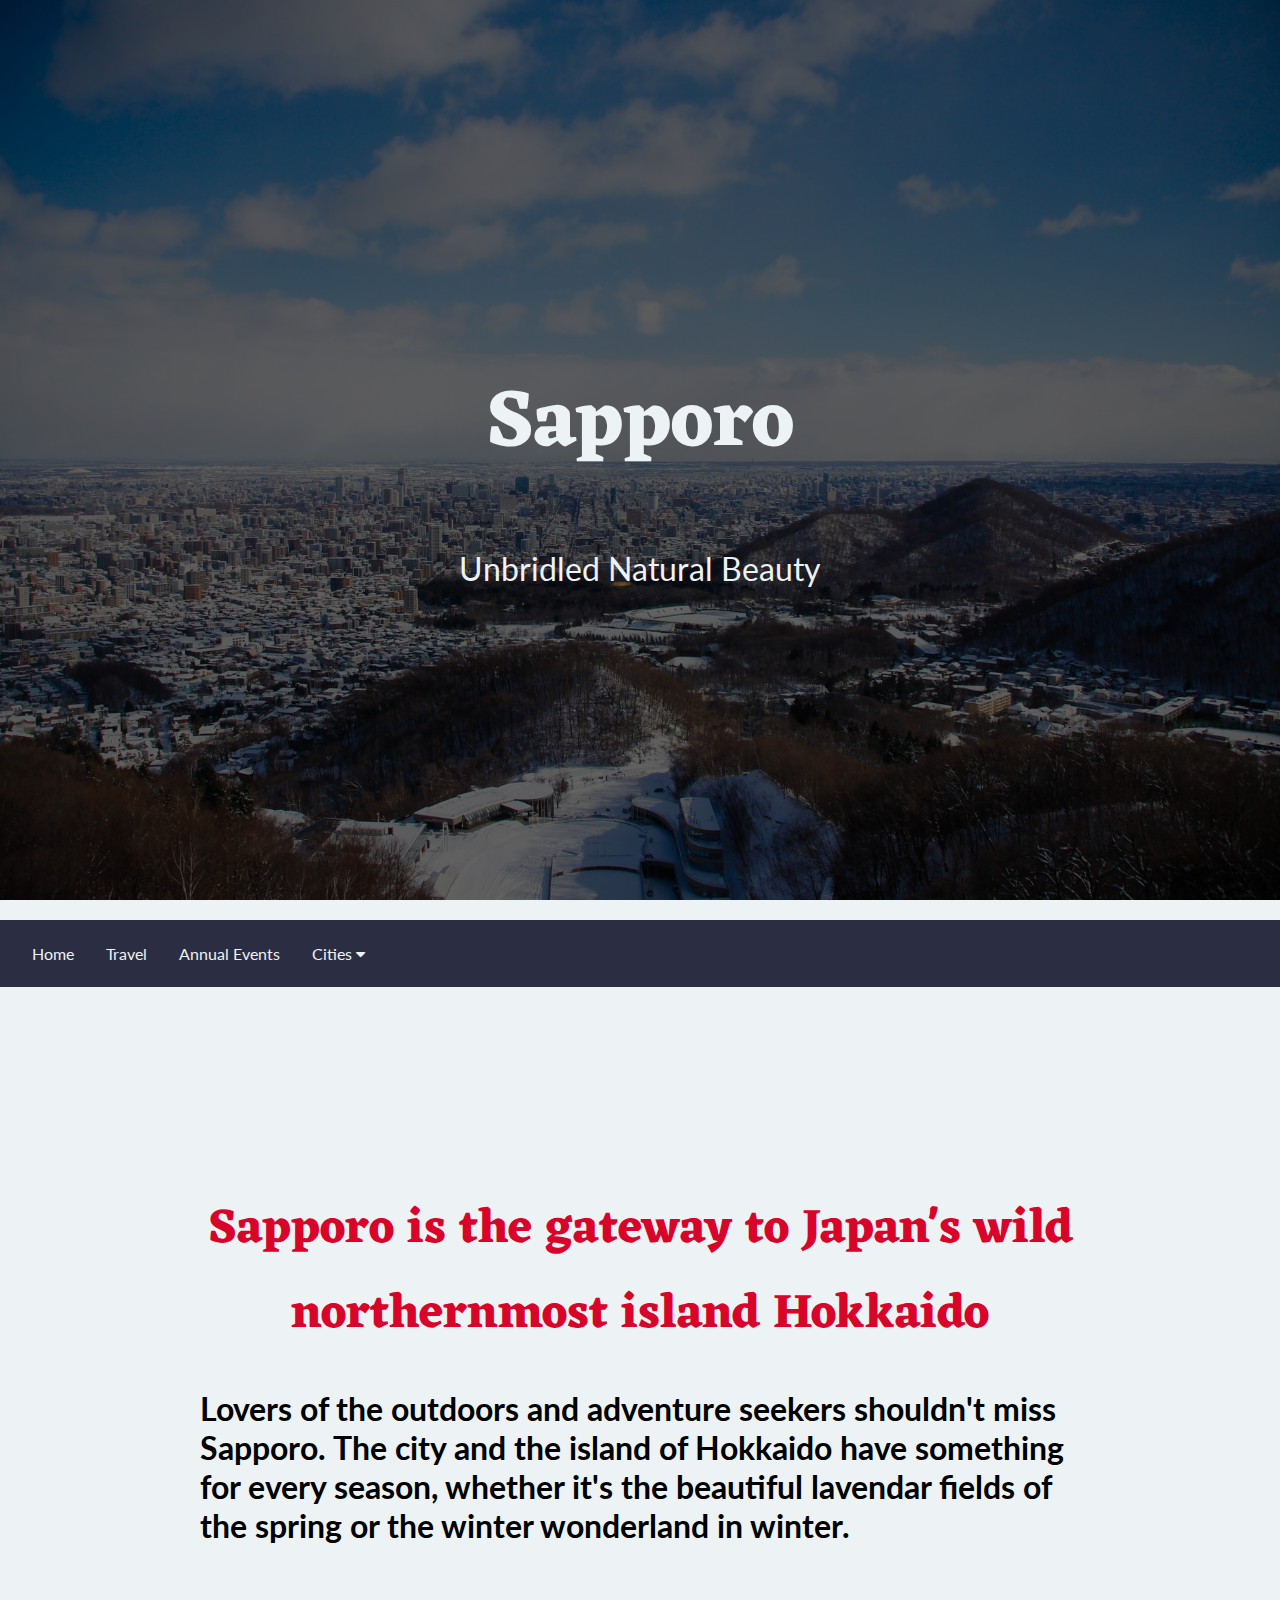
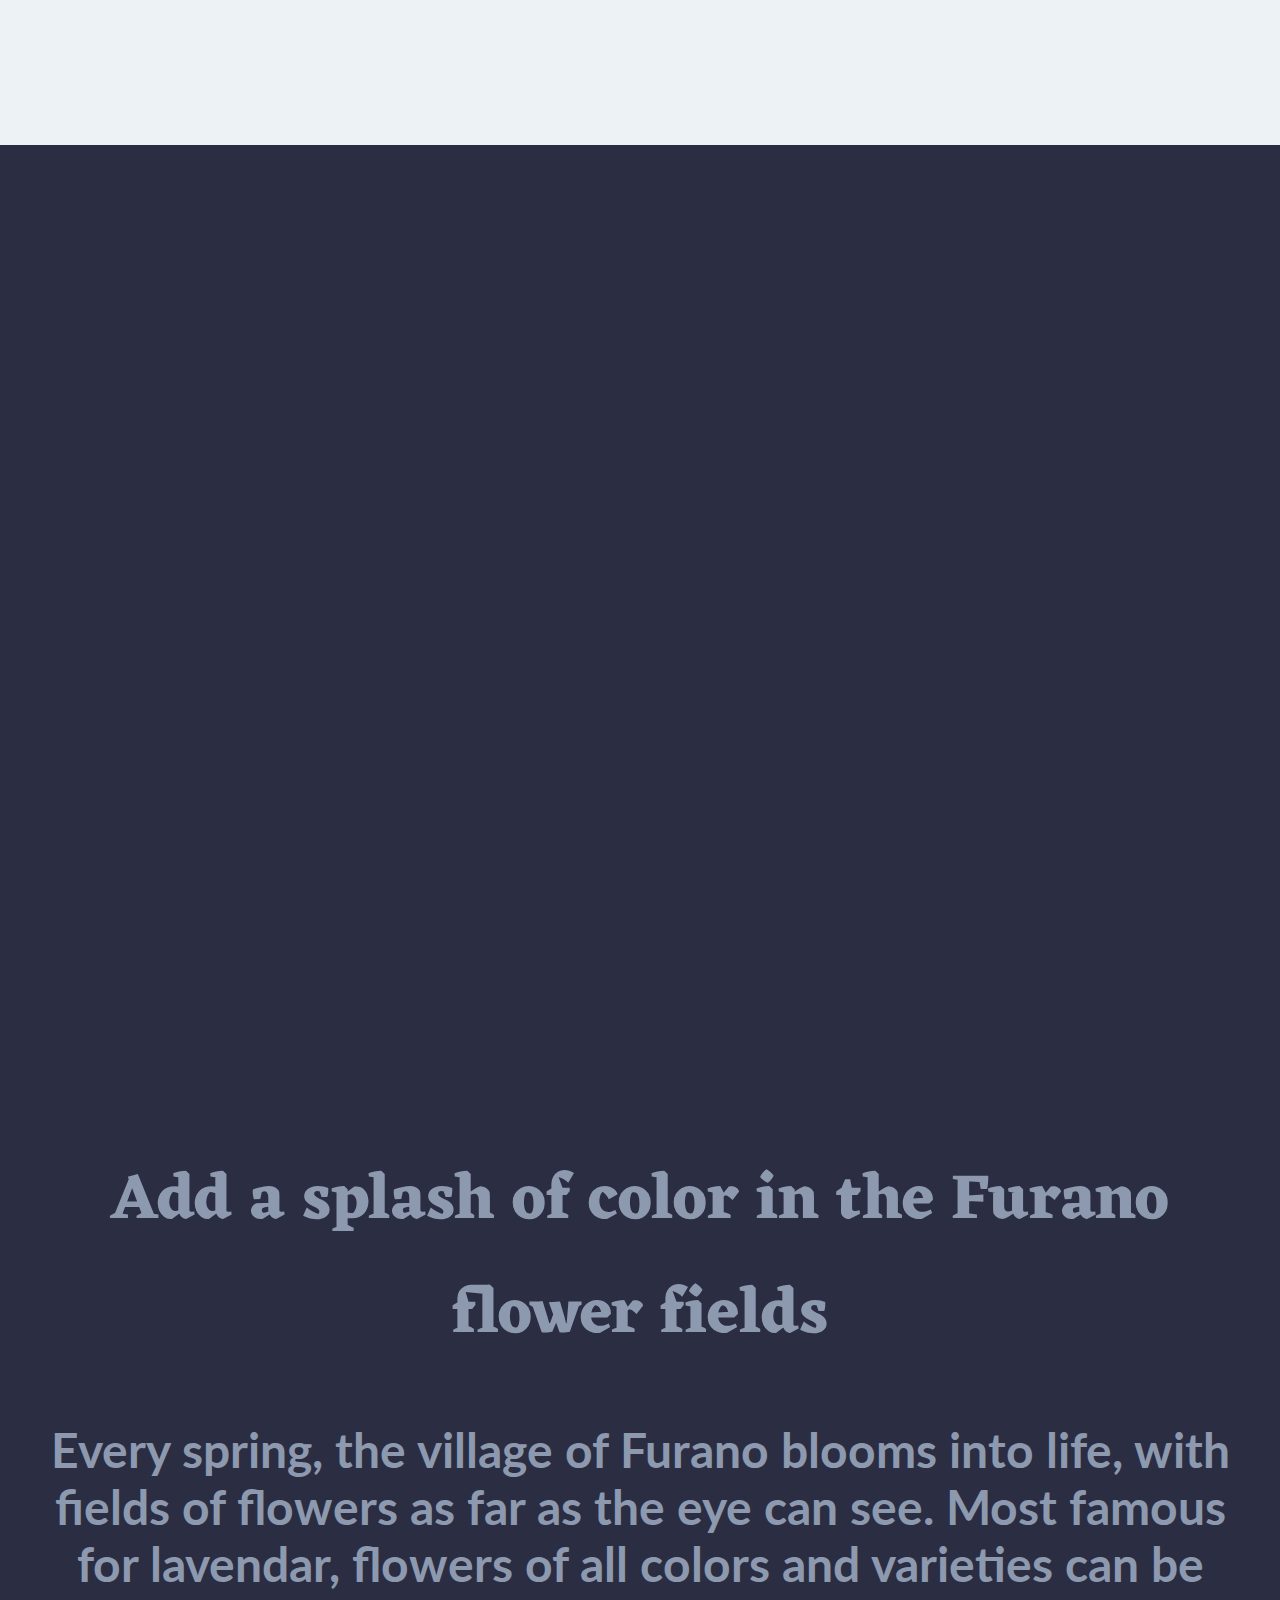
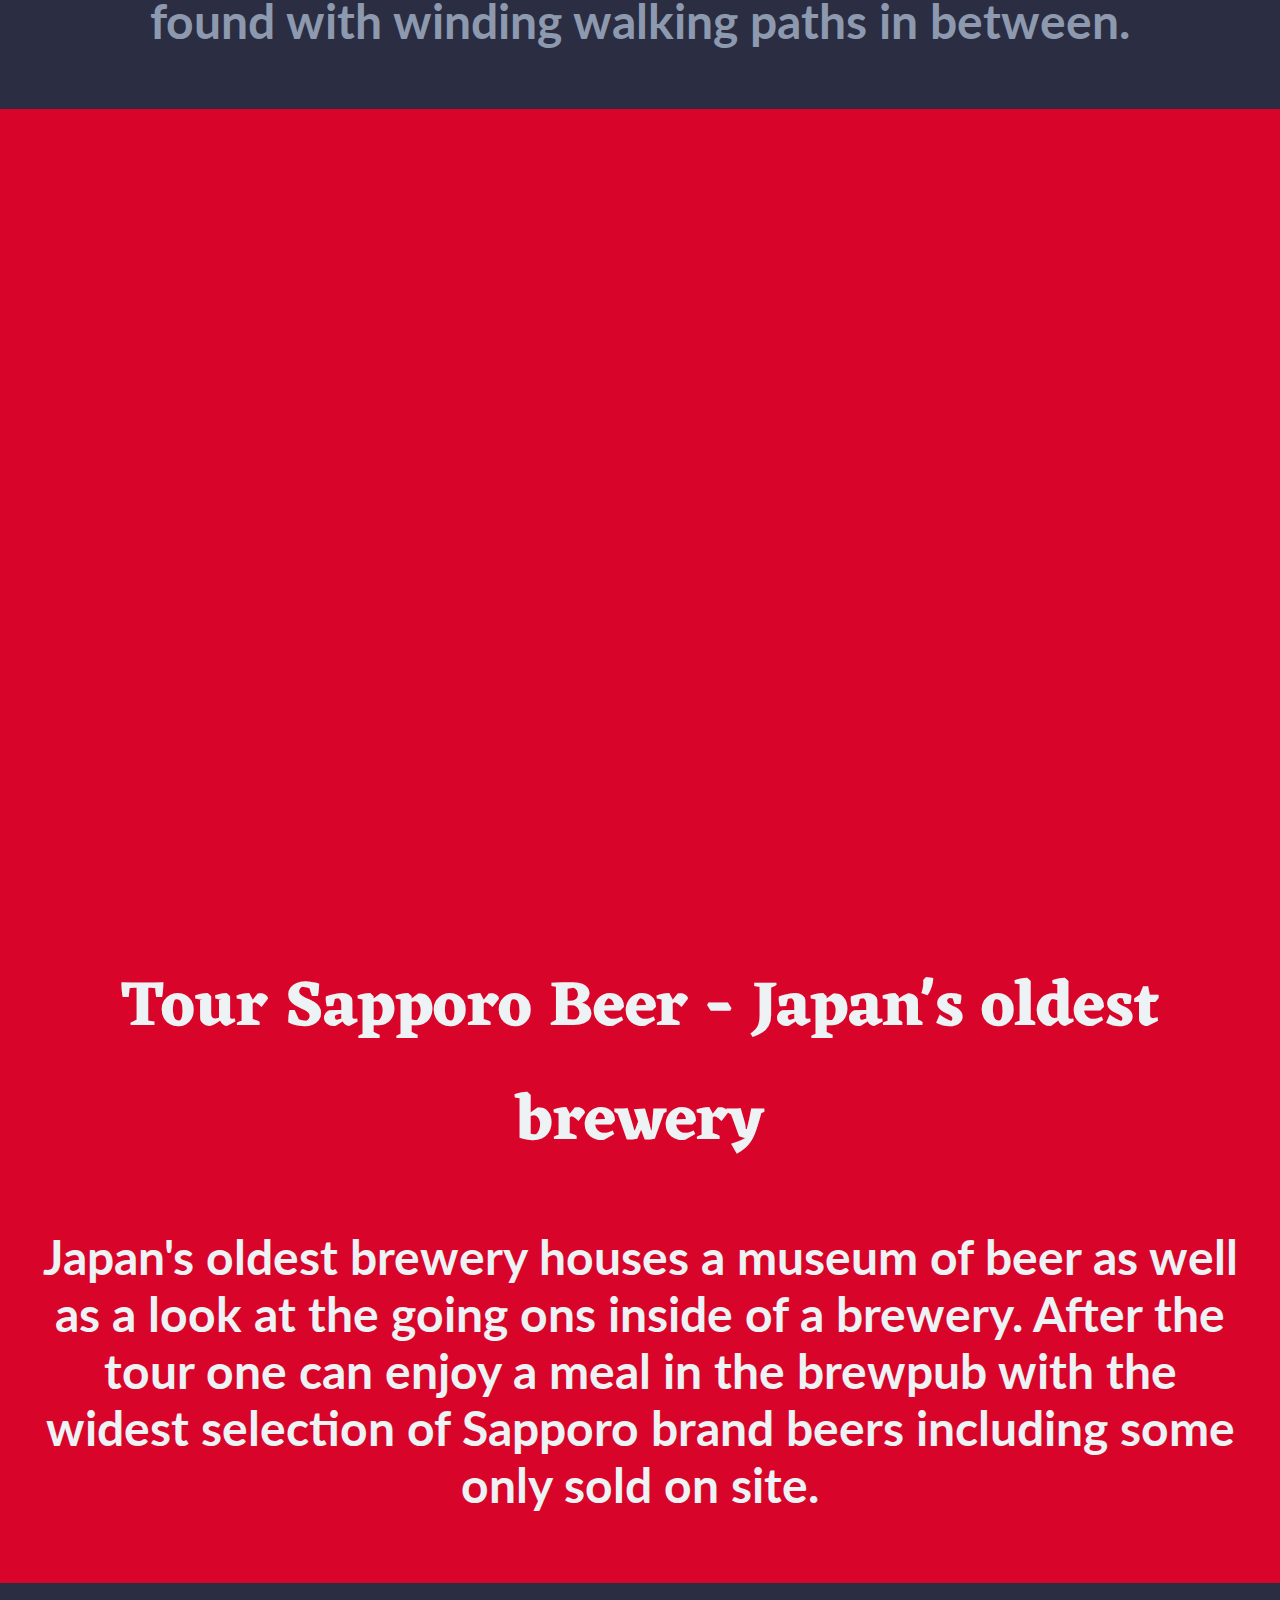
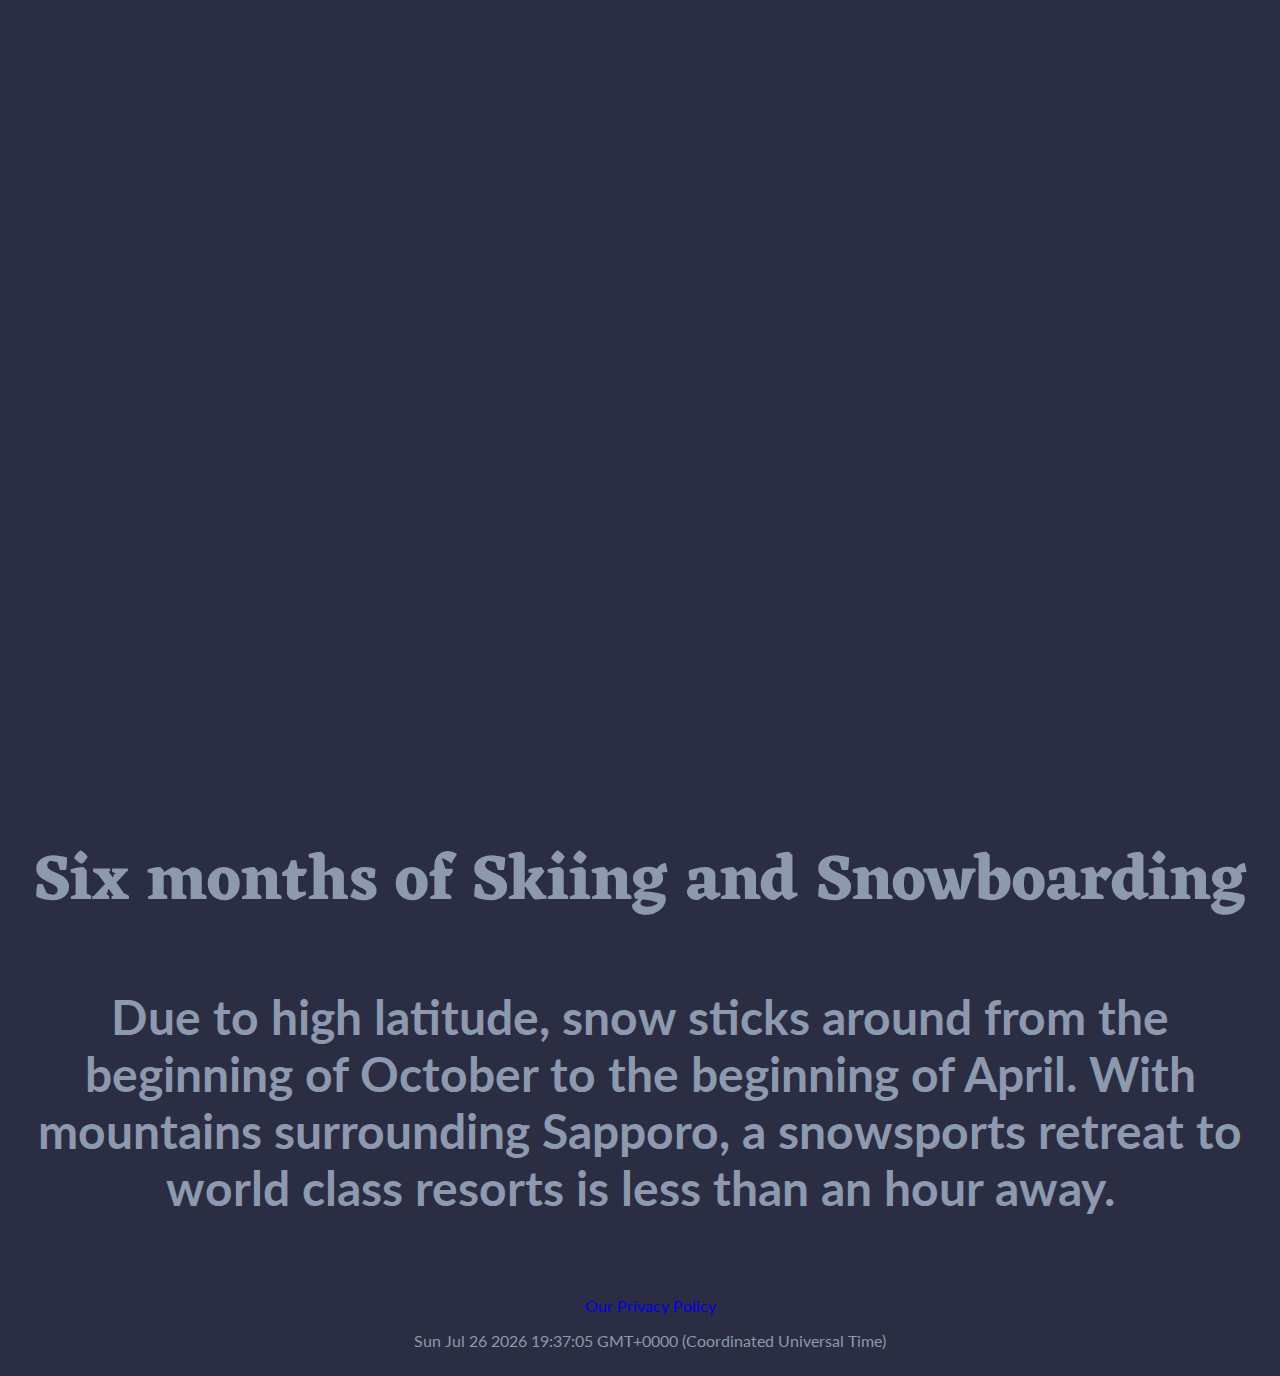
<file: sapporo.html>
<!DOCTYPE html>
<html lang="en">
<head>
    <meta charset="UTF-8">
    <meta name="viewport" content="width=device-width, initial-scale=1.0">
    <link rel="stylesheet" href="css/style.css">
    <link href="https://fonts.googleapis.com/css?family=Eczar|Lato&display=swap" rel="stylesheet">
    <link rel="stylesheet" href="https://cdnjs.cloudflare.com/ajax/libs/font-awesome/4.7.0/css/font-awesome.min.css"> 
    <link rel="shortcut icon" type="image/png" href="images/favicon.ico"/>
    <title>Welcome to Sapporo</title>
</head>
<body class="sapporo">
    <div class="top-container">
        <h1>Sapporo</h1>
        <p>Unbridled Natural Beauty</p>
      </div>
      
      <div class="header" id="myHeader">
        <div class="navbar">
            <a href="https://tesarge.github.io/japan/">Home</a>
            <a href="https://tesarge.github.io/japan/travel.html">Travel</a>
            <a href="https://tesarge.github.io/japan/events.html">Annual Events</a>
            <div class="dropdown">
              <button class="dropbtn">Cities
                <i class="fa fa-caret-down"></i>
              </button>
              <div class="dropdown-content">
                <a href="https://tesarge.github.io/japan/tokyo.html">Tokyo</a>
                <a href="https://tesarge.github.io/japan/kyoto.html">Kyoto</a>
                <a href="https://tesarge.github.io/japan/osaka.html">Osaka</a>
                <a href="https://tesarge.github.io/japan/sapporo.html">Sapporo</a>
                <a href="https://tesarge.github.io/japan/wakayama.html">Wakayama</a>
                <a href="https://tesarge.github.io/japan/nara.html">Nara</a>
                <a href="https://tesarge.github.io/japan/okinawa.html">Okinawa</a>
              </div>
            </div>
          </div> 
      </div>
      
      <div class="content">
        <div class="title-copy">
          <h1>Sapporo is the gateway to Japan's wild northernmost island Hokkaido</h1>
          <h3>Lovers of the outdoors and adventure seekers shouldn't miss Sapporo. The city and the island of Hokkaido have something for every season, whether it's the beautiful lavendar fields of the spring or the winter wonderland in winter.</h3>
          </div>

          <div class="content2">
          <div class="parallax"></div>
          <div class="title-box-b">
              <h1>Add a splash of color in the Furano flower fields</h1>
              <h3>Every spring, the village of Furano blooms into life, with fields of flowers as far as the eye can see. Most famous for lavendar, flowers of all colors and varieties can be found with winding walking paths in between.</h3>
              </div>
              </div>
          <div class="content3">
              <div class="parallax"></div>
              <div class="title-box-c">
                  <h1>Tour Sapporo Beer - Japan's oldest brewery</h1>
                  <h3>Japan's oldest brewery houses a museum of beer as well as a look at the going ons inside of a brewery. After the tour one can enjoy a meal in the brewpub with the widest selection of Sapporo brand beers including some only sold on site.</h3>
              </div>
          </div>
          <div class="content4">
            <div class="parallax"></div>
            <div class="title-box-d">
                <h1>Six months of Skiing and Snowboarding</h1>
                <h3>Due to high latitude, snow sticks around from the beginning of October to the beginning of April. With mountains surrounding Sapporo, a snowsports retreat to world class resorts is less than an hour away.</h3>
            </div>
        </div>
      </div>
      <div class="footer-stuff">
        <a href="https://tesarge.github.io/japan/policy.html">Our Privacy Policy</a>
        <p id="time"></p>
        <script>
        var d = new Date();
        document.getElementById("time").innerHTML = d;
        </script>
        </div>
</body>
</html>
</file>
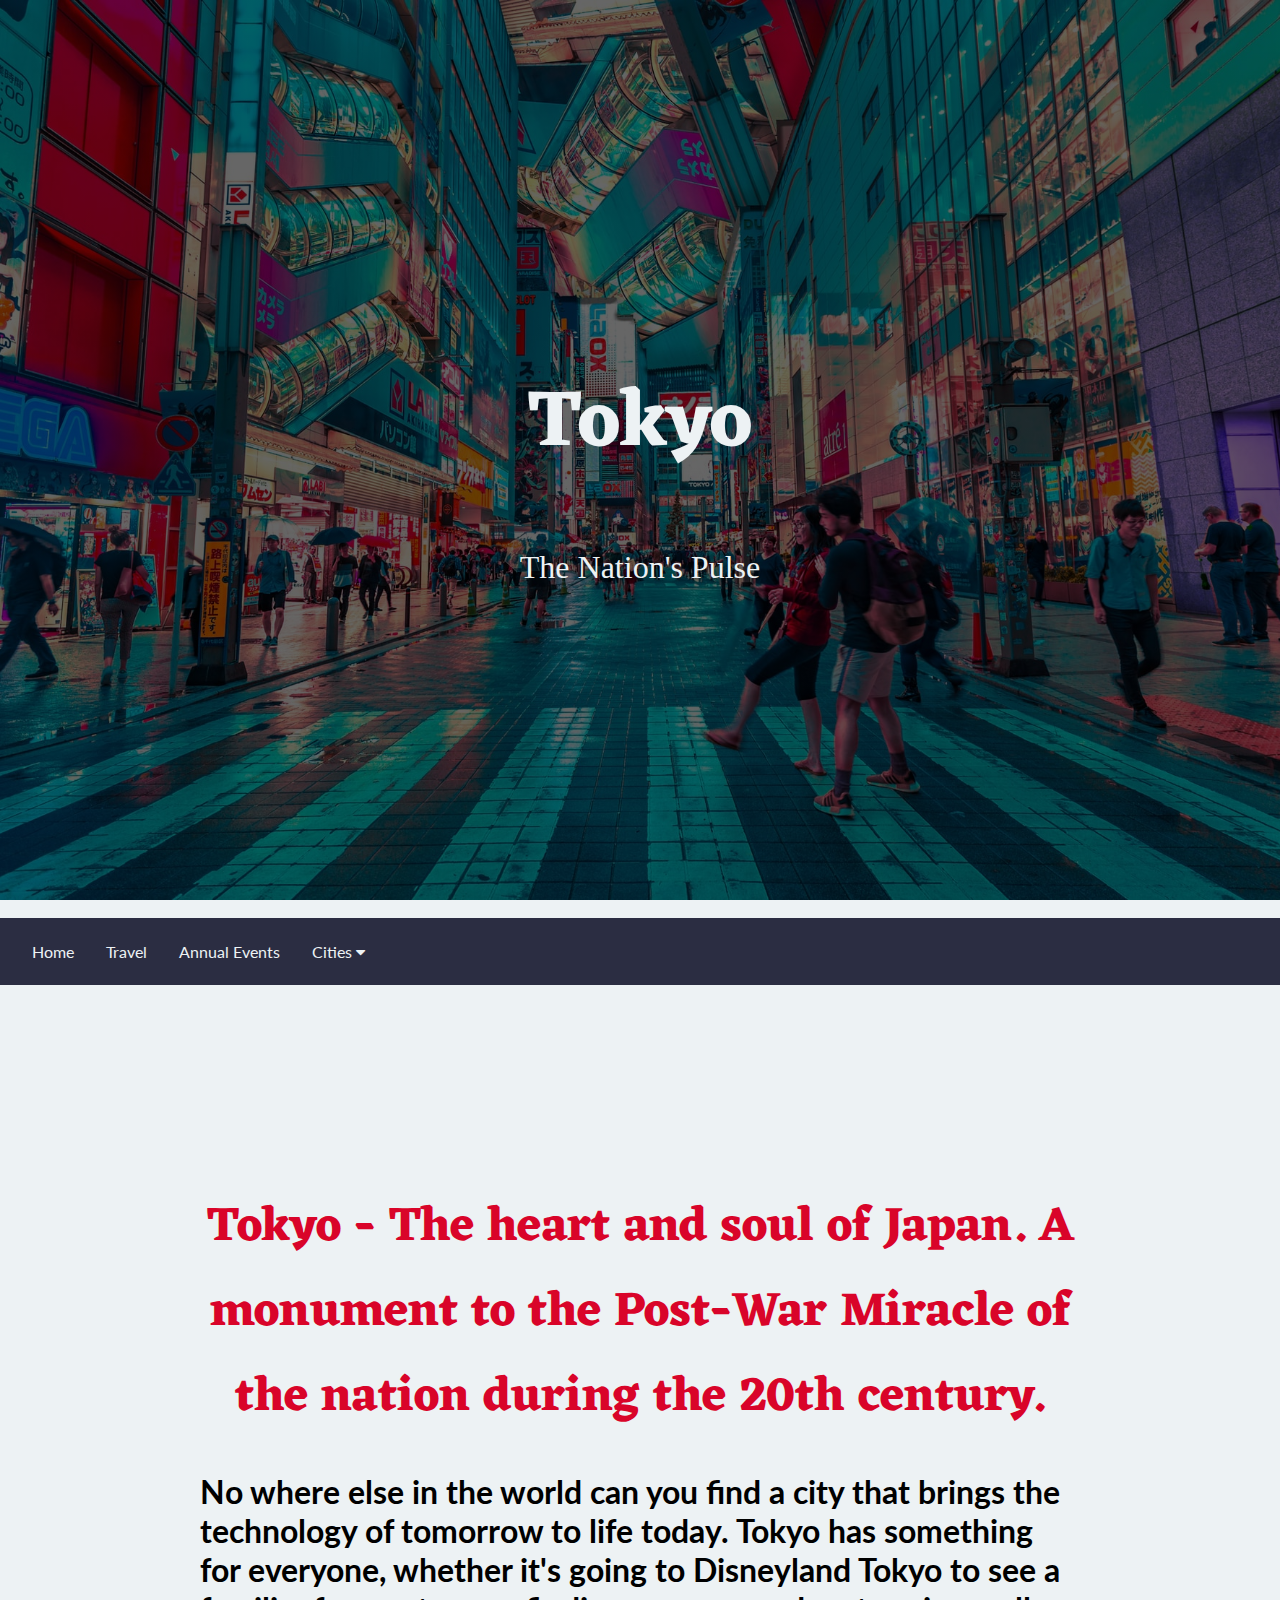
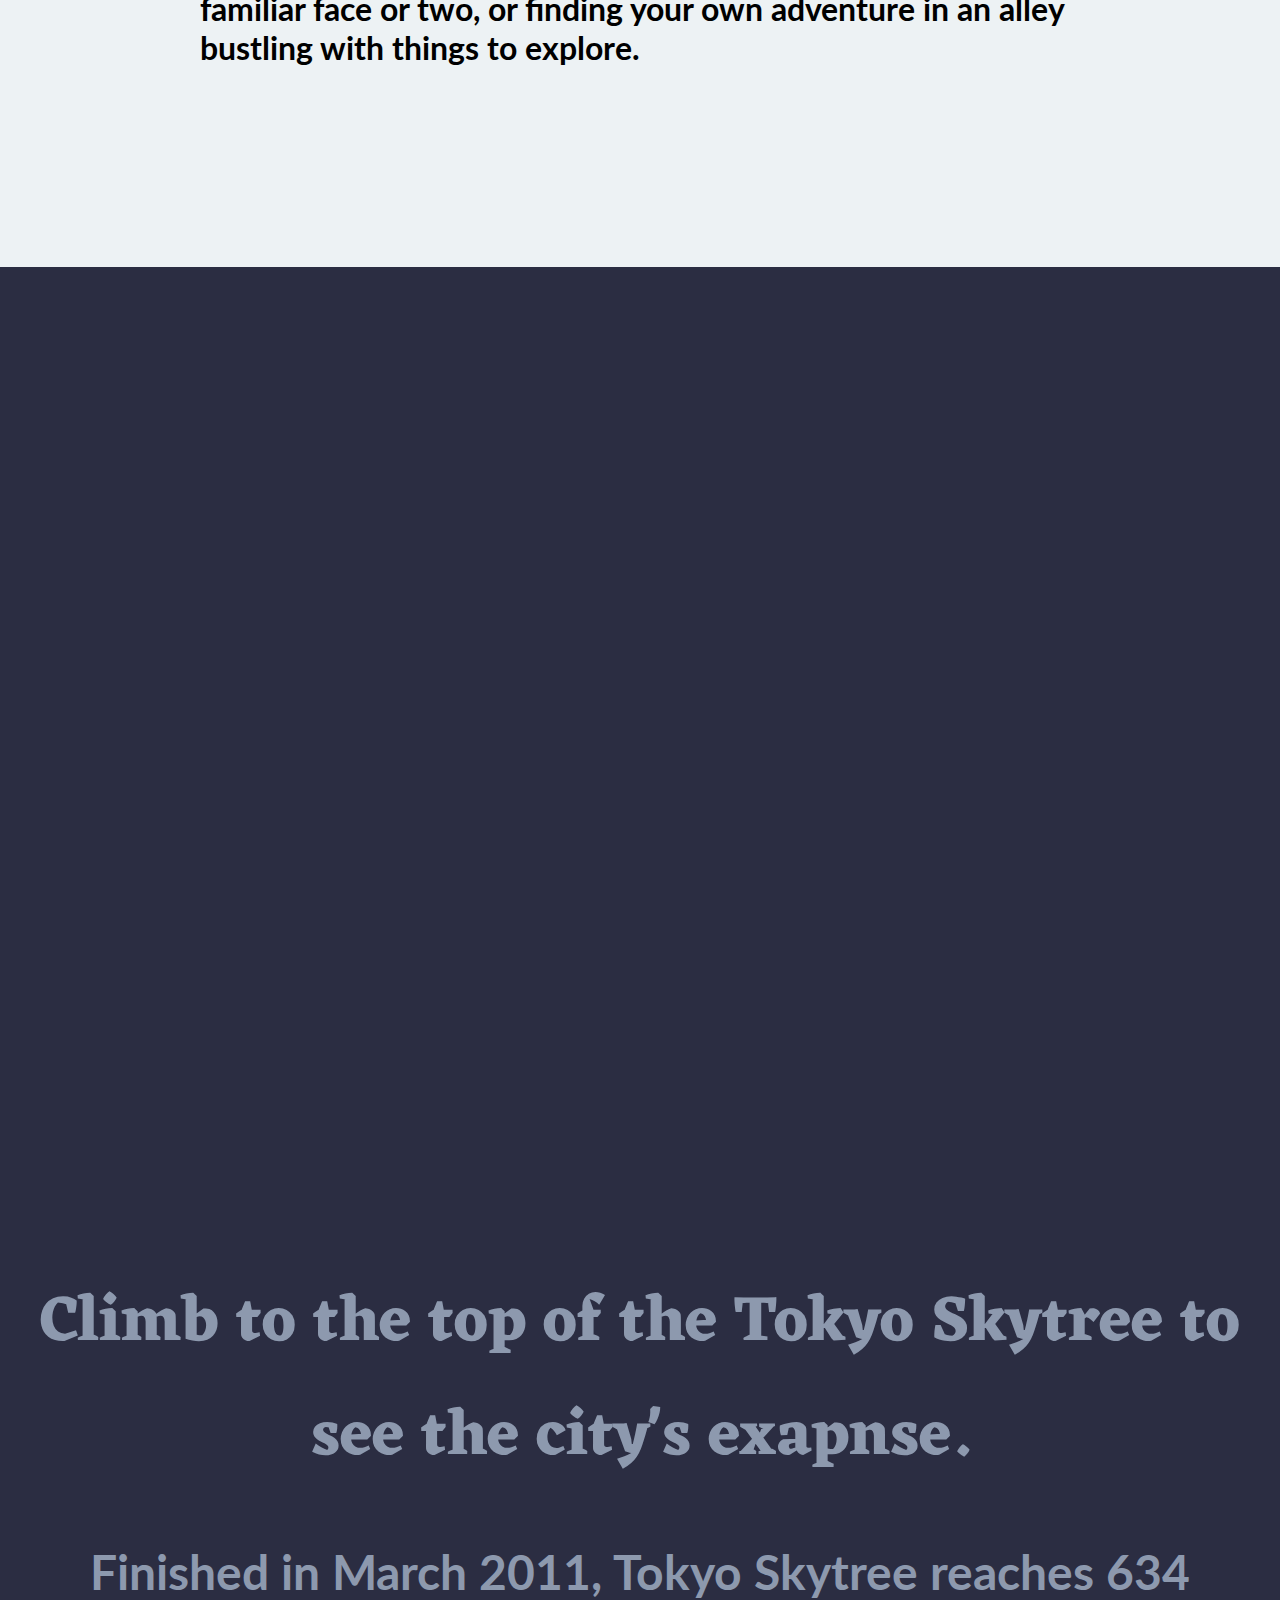
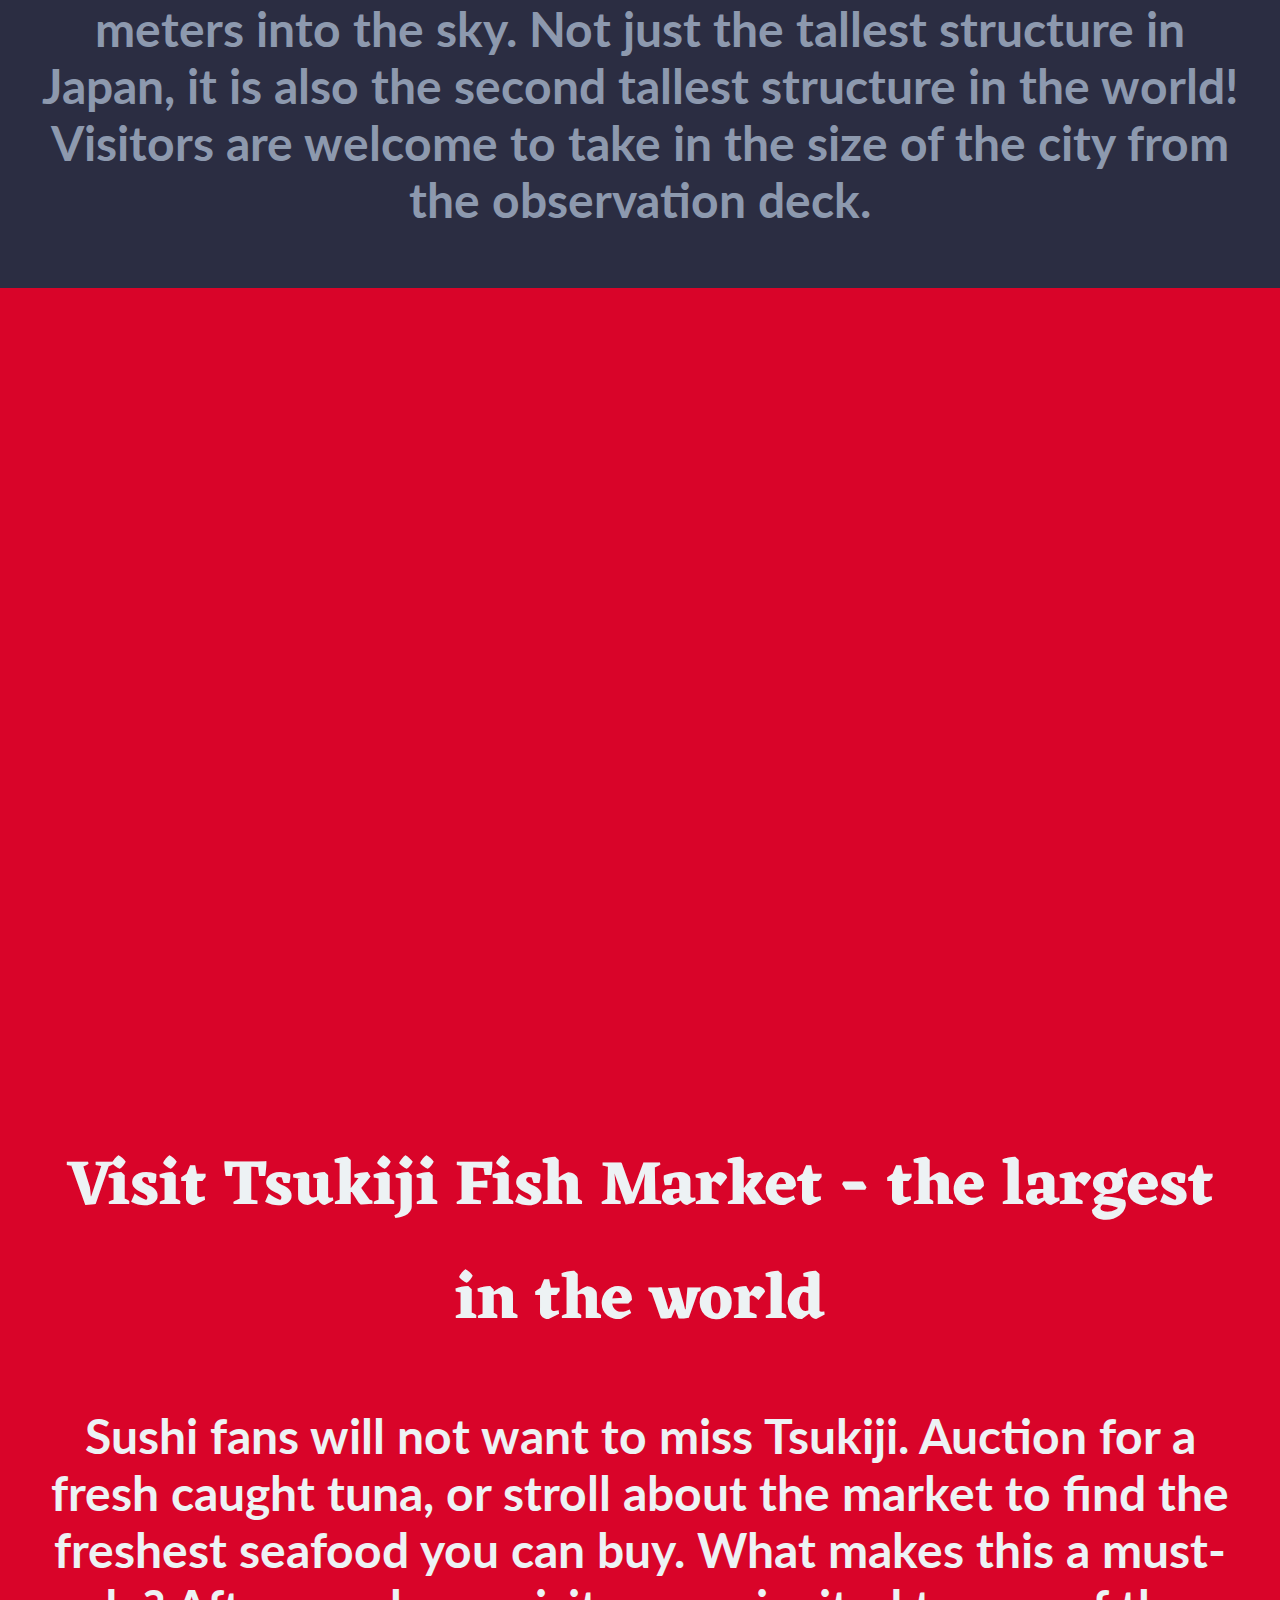
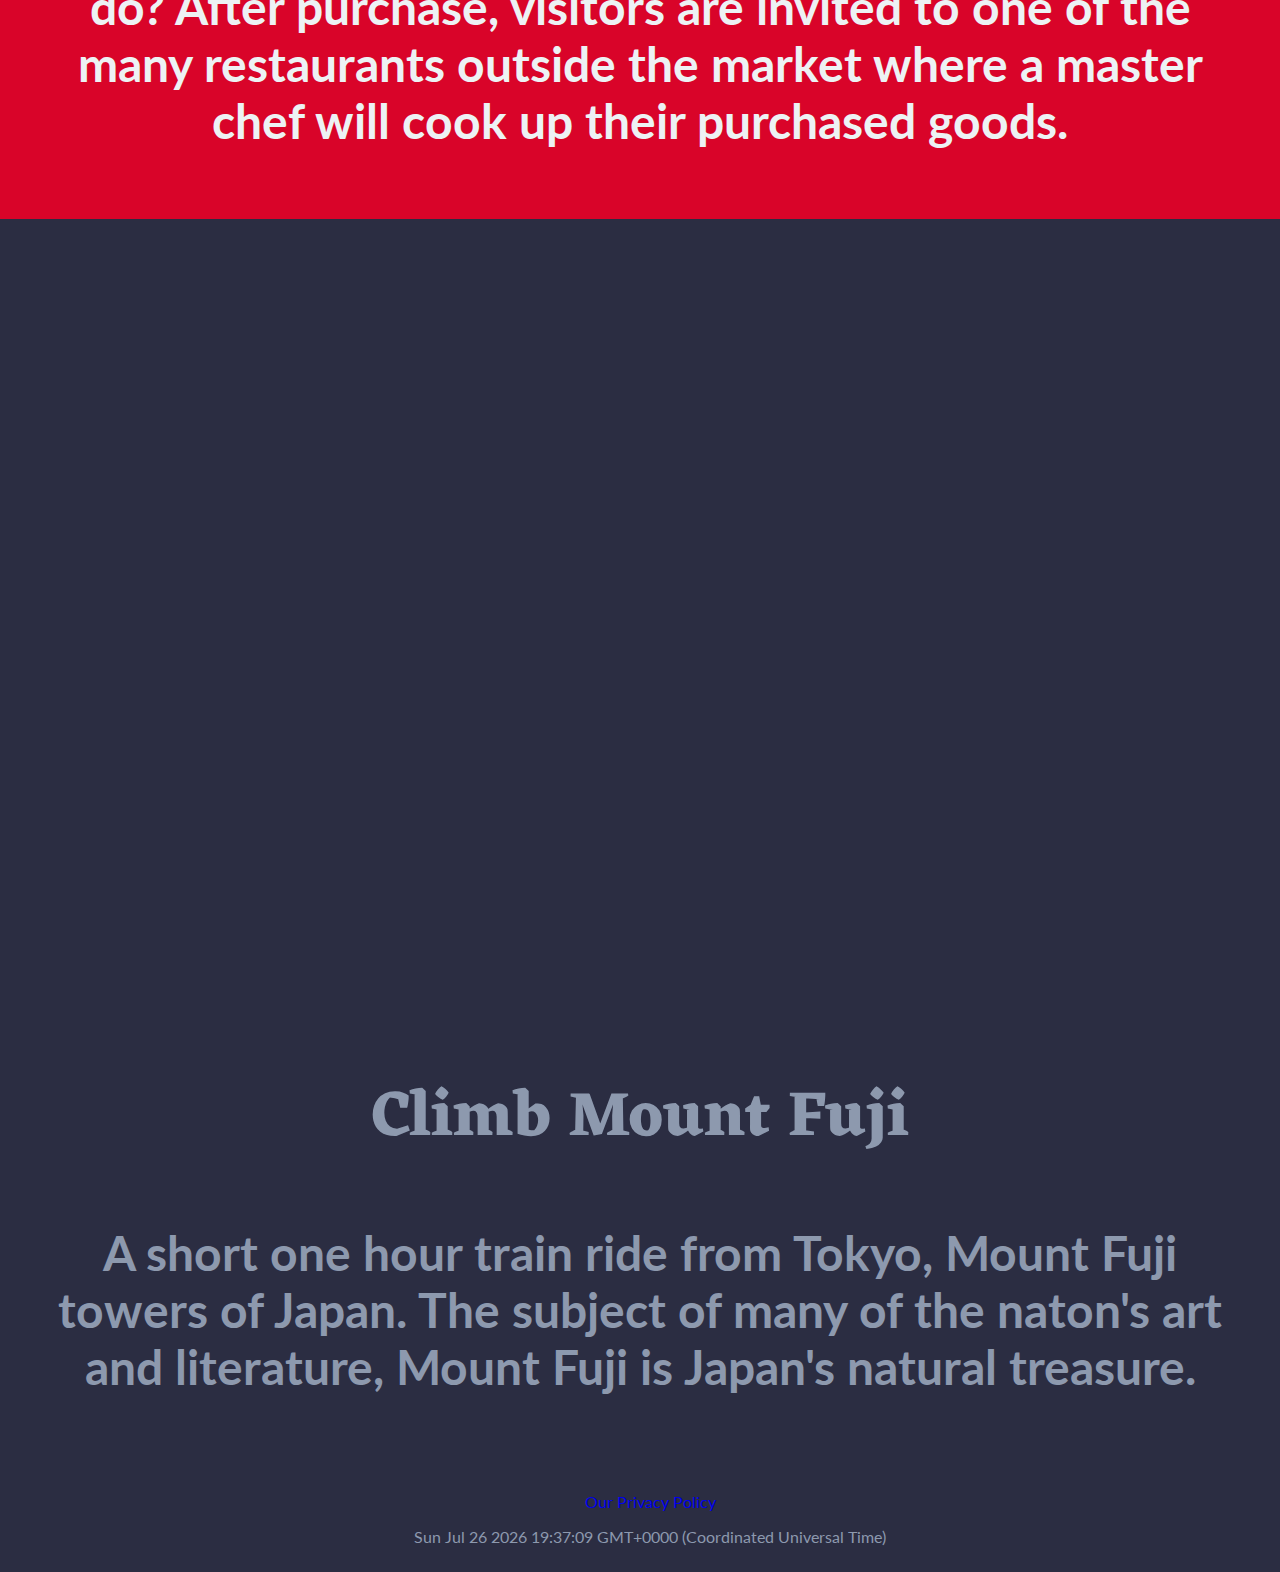
<file: tokyo.html>
<!DOCTYPE html>
<html lang="en">
<head>
    <meta charset="UTF-8">
    <meta name="viewport" content="width=device-width, initial-scale=1.0">
    <link rel="stylesheet" href="css/style.css">
    <link href="https://fonts.googleapis.com/css?family=Eczar|Lato&display=swap" rel="stylesheet"> 
    <link rel="stylesheet" href="https://cdnjs.cloudflare.com/ajax/libs/font-awesome/4.7.0/css/font-awesome.min.css">
    <link rel="shortcut icon" type="image/png" href="images/favicon.ico"/>
    <title>Welcome to Tokyo</title>

</head>
<body class="tokyo">
    <div class="top-container">
        <h1>Tokyo</h1>
        <p>The Nation's Pulse</p>
      </div>
      
      <div class="header" id="myHeader">
        <div class="navbar">
            <a href="https://tesarge.github.io/japan/">Home</a>
            <a href="https://tesarge.github.io/japan/travel.html">Travel</a>
            <a href="https://tesarge.github.io/japan/events.html">Annual Events</a>
            <div class="dropdown">
              <button class="dropbtn">Cities
                <i class="fa fa-caret-down"></i>
              </button>
              <div class="dropdown-content">
                <a href="https://tesarge.github.io/japan/tokyo.html">Tokyo</a>
                <a href="https://tesarge.github.io/japan/kyoto.html">Kyoto</a>
                <a href="https://tesarge.github.io/japan/osaka.html">Osaka</a>
                <a href="https://tesarge.github.io/japan/sapporo.html">Sapporo</a>
                <a href="https://tesarge.github.io/japan/wakayama.html">Wakayama</a>
                <a href="https://tesarge.github.io/japan/nara.html">Nara</a>
                <a href="https://tesarge.github.io/japan/okinawa.html">Okinawa</a>
              </div>
            </div>
          </div> 
      </div>
      
      <div class="content">
        <div class="title-copy">
          <h1>Tokyo - The heart and soul of Japan. A monument to the Post-War Miracle of the nation during the 20th century. </h1>
          <h3>No where else in the world can you find a city that brings the technology of tomorrow to life today. Tokyo has something for everyone, whether it's going to Disneyland Tokyo to see a familiar face or two, or finding your own adventure in an alley bustling with things to explore.</h3>
          </div>

          <div class="content2">
          <div class="parallax"></div>
          <div class="title-box-b">
              <h1>Climb to the top of the Tokyo Skytree to see the city's exapnse.</h1>
              <h3>Finished in March 2011, Tokyo Skytree reaches 634 meters into the sky. Not just the tallest structure in Japan, it is also the second tallest structure in the world! Visitors are welcome to take in the size of the city from the observation deck. </h3>
              </div>
              </div>
          <div class="content3">
              <div class="parallax"></div>
              <div class="title-box-c">
                  <h1>Visit Tsukiji Fish Market - the largest in the world</h1>
                  <h3>Sushi fans will not want to miss Tsukiji. Auction for a fresh caught tuna, or stroll about the market to find the freshest seafood you can buy. What makes this a must-do? After purchase, visitors are invited to one of the many restaurants outside the market where a master chef will cook up their purchased goods.</h3>
              </div>
          </div>
          <div class="content4">
            <div class="parallax"></div>
            <div class="title-box-d">
                <h1>Climb Mount Fuji</h1>
                <h3>A short one hour train ride from Tokyo, Mount Fuji towers of Japan. The subject of many of the naton's art and literature, Mount Fuji is Japan's natural treasure.</h3>
            </div>
        </div>
      </div>
      <div class="footer-stuff">
        <a href="https://tesarge.github.io/japan/policy.html">Our Privacy Policy</a>
        <p id="time"></p>
        <script>
        var d = new Date();
        document.getElementById("time").innerHTML = d;
        </script>
        </div>
</body>
</html>
</file>
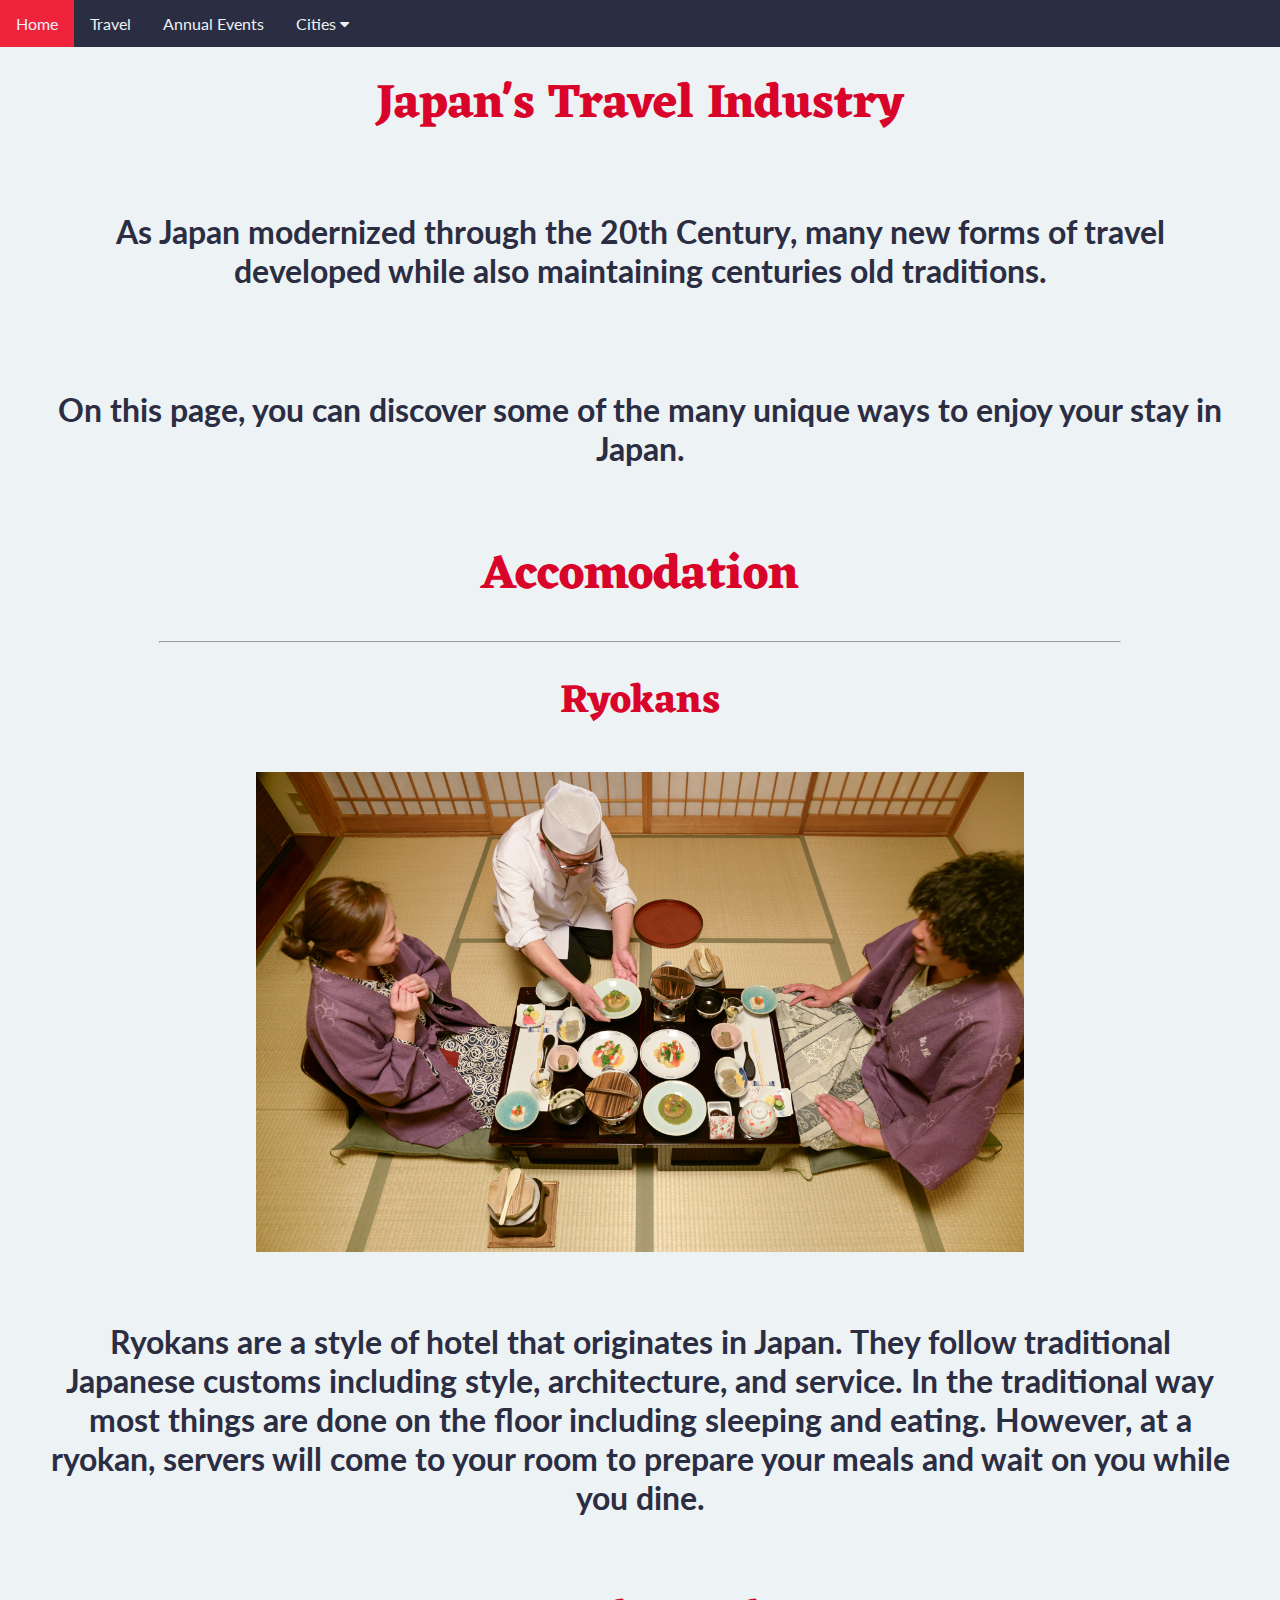
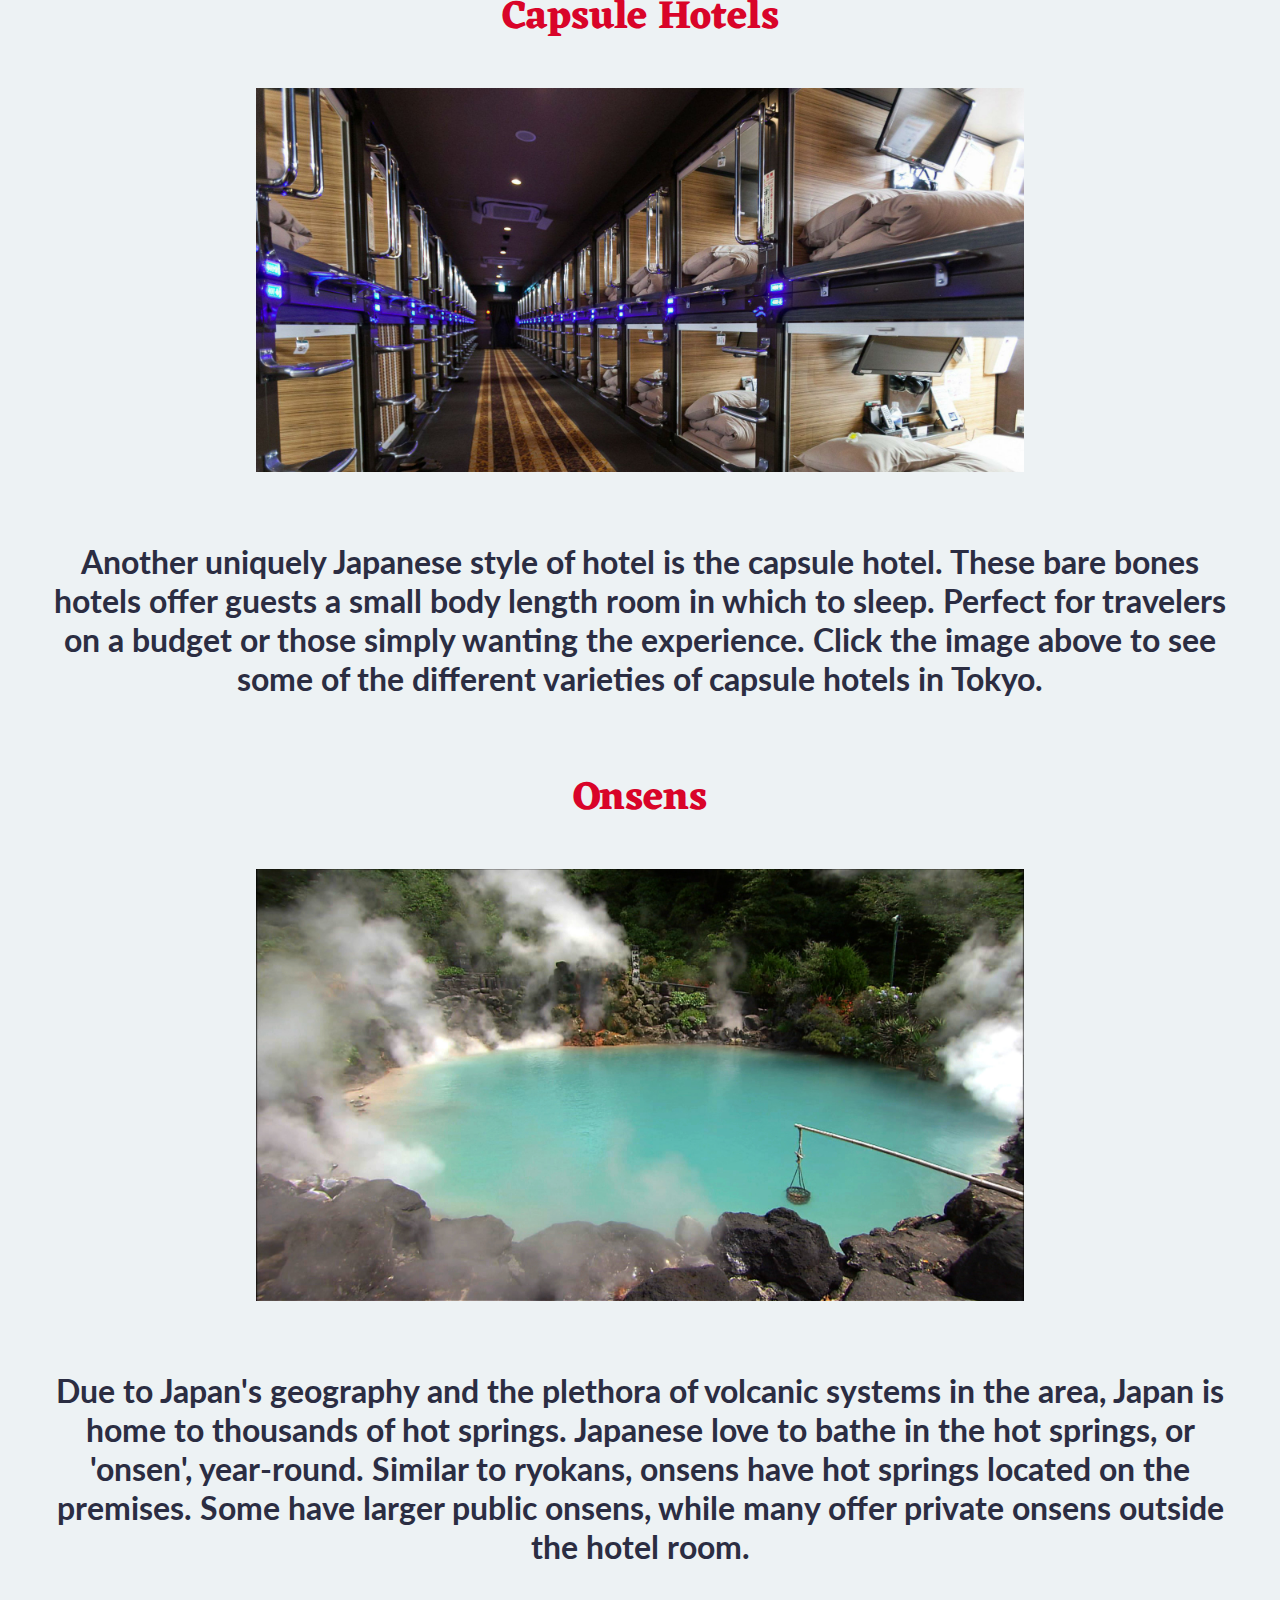
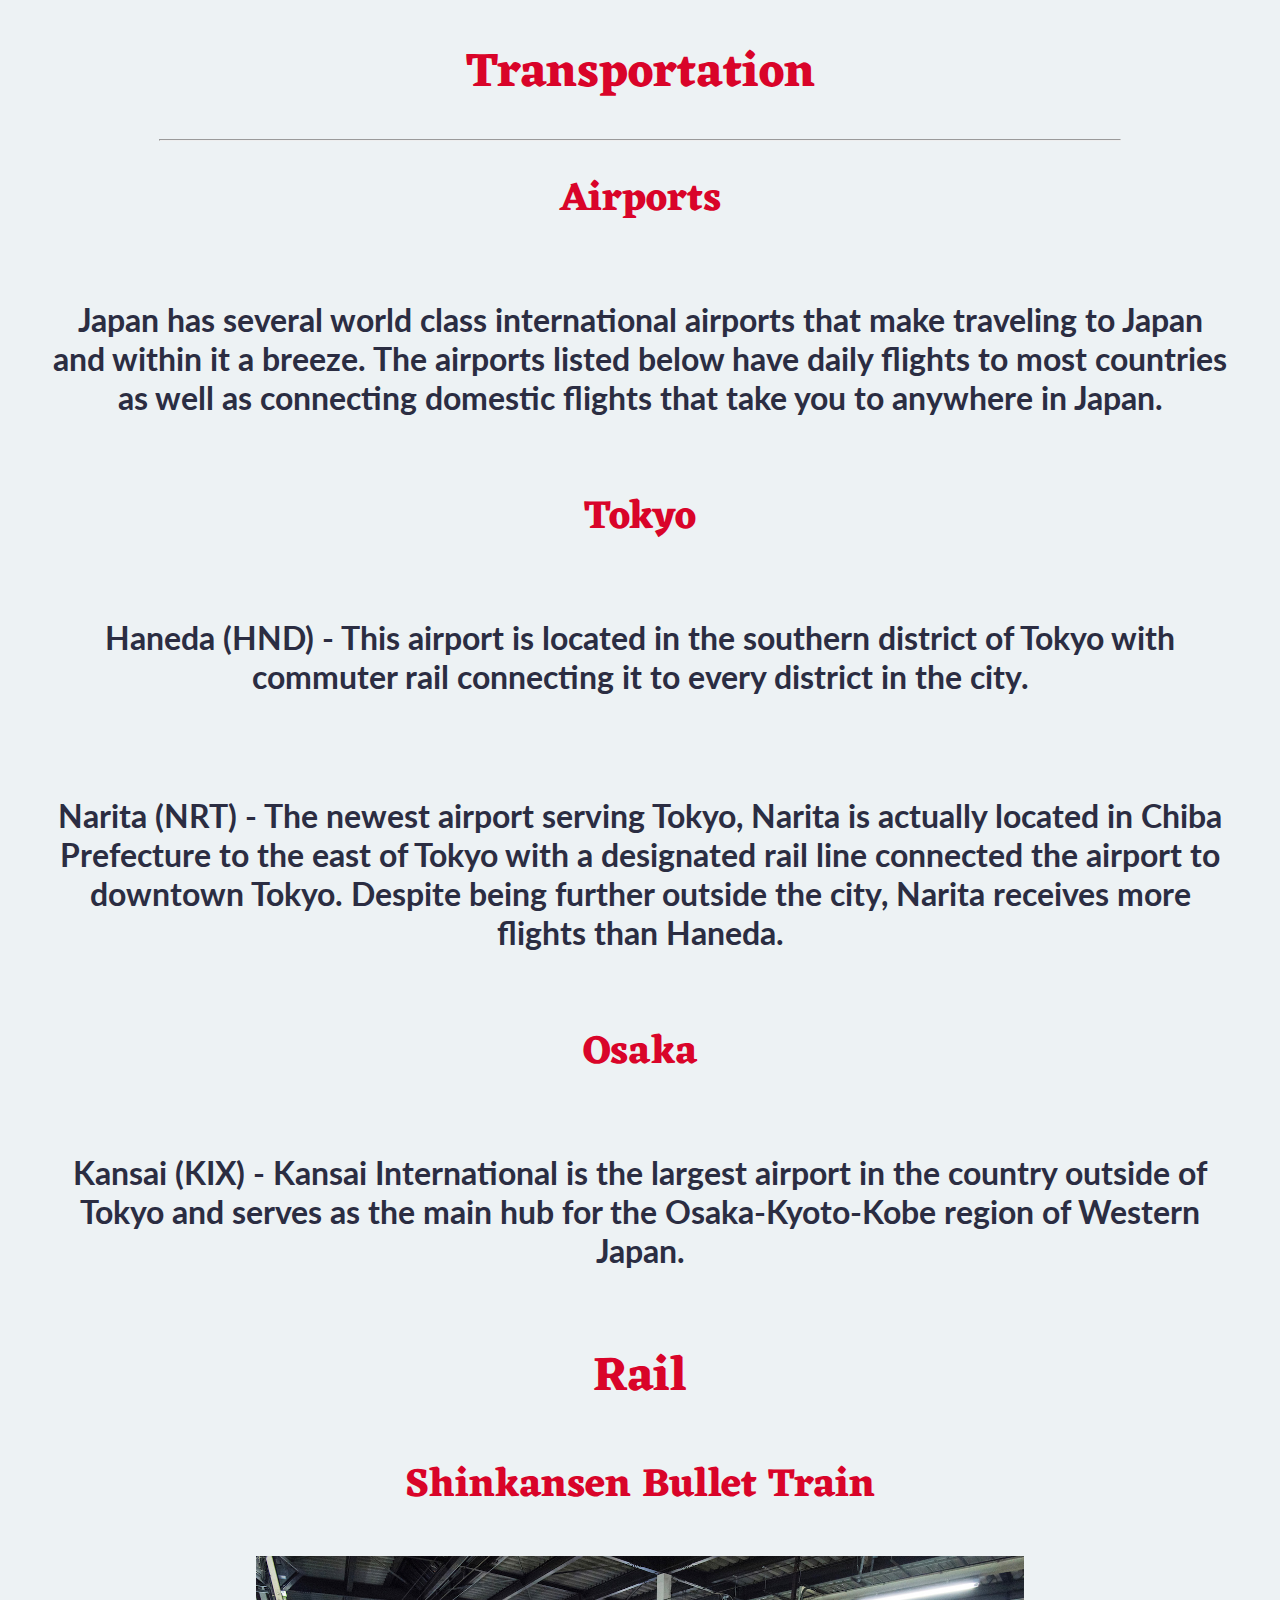
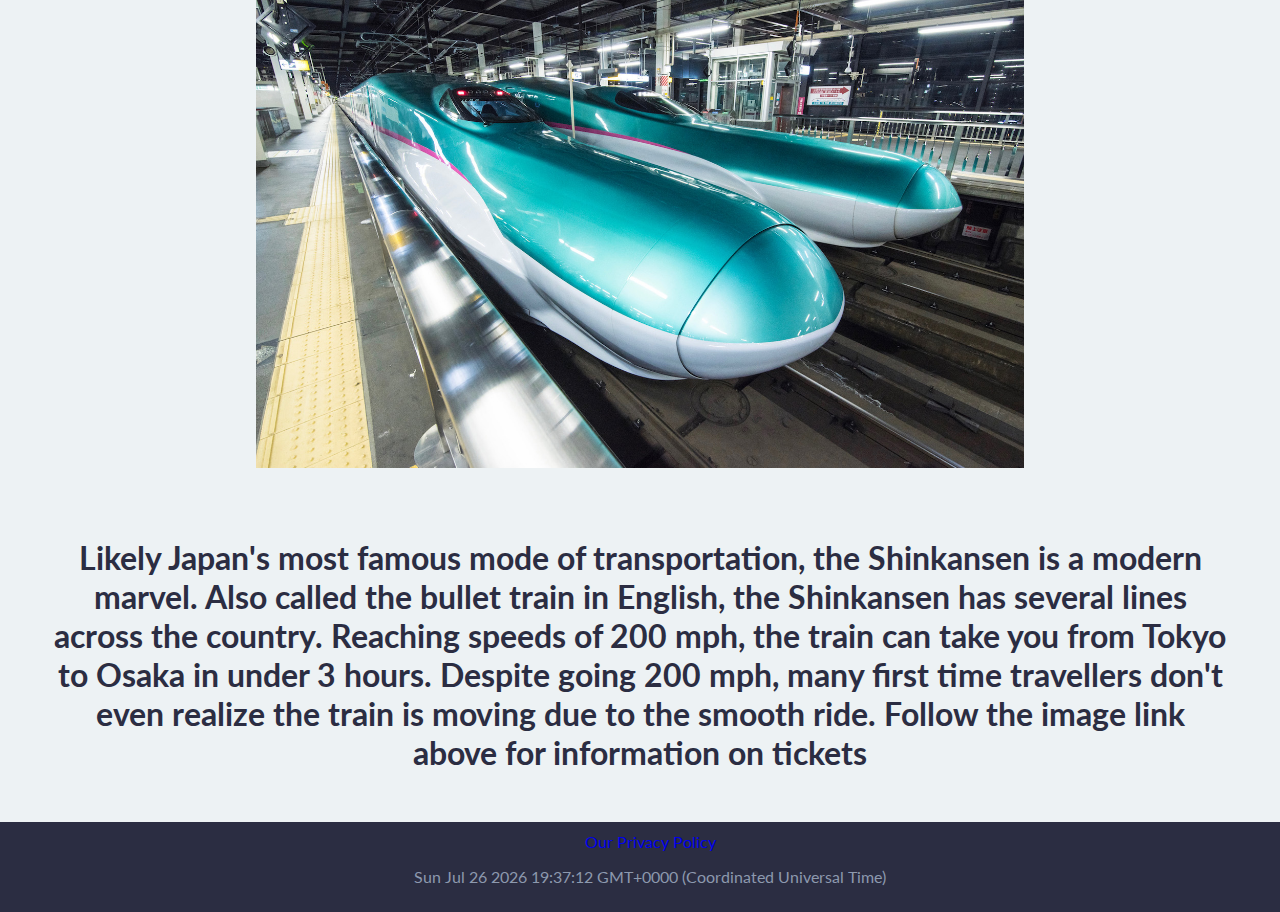
<file: travel.html>
<!DOCTYPE html>
<html lang="en">
<head>
    <meta charset="UTF-8">
    <meta name="viewport" content="width=device-width, initial-scale=1.0">
    <link rel="stylesheet" href="css/style.css">
    <link href="https://fonts.googleapis.com/css?family=Eczar|Lato&display=swap" rel="stylesheet"> 
    <link rel="stylesheet" href="https://cdnjs.cloudflare.com/ajax/libs/font-awesome/4.7.0/css/font-awesome.min.css">
    <link rel="shortcut icon" type="image/png" href="images/favicon.ico"/>
    <title>Japan Travel Tips</title>
</head>
<body class="travel">
  <div class="header" id="myHeader">
    <div class="navbar">
        <a href="https://tesarge.github.io/japan/">Home</a>
        <a href="https://tesarge.github.io/japan/travel.html">Travel</a>
        <a href="https://tesarge.github.io/japan/events.html">Annual Events</a>
        <div class="dropdown">
          <button class="dropbtn">Cities
            <i class="fa fa-caret-down"></i>
          </button>
          <div class="dropdown-content">
            <a href="https://tesarge.github.io/japan/tokyo.html">Tokyo</a>
            <a href="https://tesarge.github.io/japan/kyoto.html">Kyoto</a>
            <a href="https://tesarge.github.io/japan/osaka.html">Osaka</a>
            <a href="https://tesarge.github.io/japan/sapporo.html">Sapporo</a>
            <a href="https://tesarge.github.io/japan/wakayama.html">Wakayama</a>
            <a href="https://tesarge.github.io/japan/nara.html">Nara</a>
            <a href="https://tesarge.github.io/japan/okinawa.html">Okinawa</a>
          </div>
        </div>
      </div> 
  </div>
    <div id="travel-content">
        <h1>Japan's Travel Industry</h1>
        <h3>As Japan modernized through the 20th Century, many new forms of travel developed while also maintaining centuries old traditions.</h3>
        <h3>On this page, you can discover some of the many unique ways to enjoy your stay in Japan.</h3>
        <div id="travel1">
            <h1>Accomodation</h1>
            <hr>
            <h2>Ryokans</h2>
            <img src="images/travel3.jpg" alt="ryokan">
            <h3>Ryokans are a style of hotel that originates in Japan. They follow traditional Japanese customs including style, architecture, and service. In the traditional way most things are done on the floor including sleeping and eating. However, at a ryokan, servers will come to your room to prepare your meals and wait on you while you dine.</h3>
            <h2>Capsule Hotels</h2>
            <a href="https://www.tripadvisor.com/Hotels-g298184-c3-zff31-Tokyo_Tokyo_Prefecture_Kanto-Hotels.html"><img src="images/travel2.jpg" alt="capsule hotel"></a>
            <h3>Another uniquely Japanese style of hotel is the capsule hotel. These bare bones hotels offer guests a small body length room in which to sleep. Perfect for travelers on a budget or those simply wanting the experience. Click the image above to see some of the different varieties of capsule hotels in Tokyo.</h3>
            <h2>Onsens</h2>
            <img src="images/travel4.jpg" alt="onsen">
            <h3>Due to Japan's geography and the plethora of volcanic systems in the area, Japan is home to thousands of hot springs. Japanese love to bathe in the hot springs, or 'onsen', year-round. Similar to ryokans, onsens have hot springs located on the premises. Some have larger public onsens, while many offer private onsens outside the hotel room. </h3>
            <h1>Transportation</h1>
            <hr>
            <h2>Airports</h2>
            <h3>Japan has several world class international airports that make traveling to Japan and within it a breeze. The airports listed below have daily flights to most countries as well as connecting domestic flights that take you to anywhere in Japan.</h3>
            <h2>Tokyo</h2>
            <h3>Haneda (HND) - This airport is located in the southern district of Tokyo with commuter rail connecting it to every district in the city.</h3>
            <h3>Narita (NRT) - The newest airport serving Tokyo, Narita is actually located in Chiba Prefecture to the east of Tokyo with a designated rail line connected the airport to downtown Tokyo. Despite being further outside the city, Narita receives more flights than Haneda.</h3>
            <h2>Osaka</h2>
            <h3>Kansai (KIX) - Kansai International is the largest airport in the country outside of Tokyo and serves as the main hub for the Osaka-Kyoto-Kobe region of Western Japan.</h3>
            <h1>Rail</h1>
            <h2>Shinkansen Bullet Train</h2>
            <a href="https://www.jrailpass.com/shinkansen-bullet-trains"><img src="images/travel5.jpg" alt="shinkansen"></a>
            <h3>Likely Japan's most famous mode of transportation, the Shinkansen is a modern marvel. Also called the bullet train in English, the Shinkansen has several lines across the country. Reaching speeds of 200 mph, the train can take you from Tokyo to Osaka in under 3 hours. Despite going 200 mph, many first time travellers don't even realize the train is moving due to the smooth ride. Follow the image link above for information on tickets</h3>
        </div>
        </div>
    <div class="footer-stuff">
        <a href="https://tesarge.github.io/japan/policy.html">Our Privacy Policy</a>
        <p id="time"></p>
        <script>
        var d = new Date();
        document.getElementById("time").innerHTML = d;
        </script>
        </div>
</body>
</html>
</file>
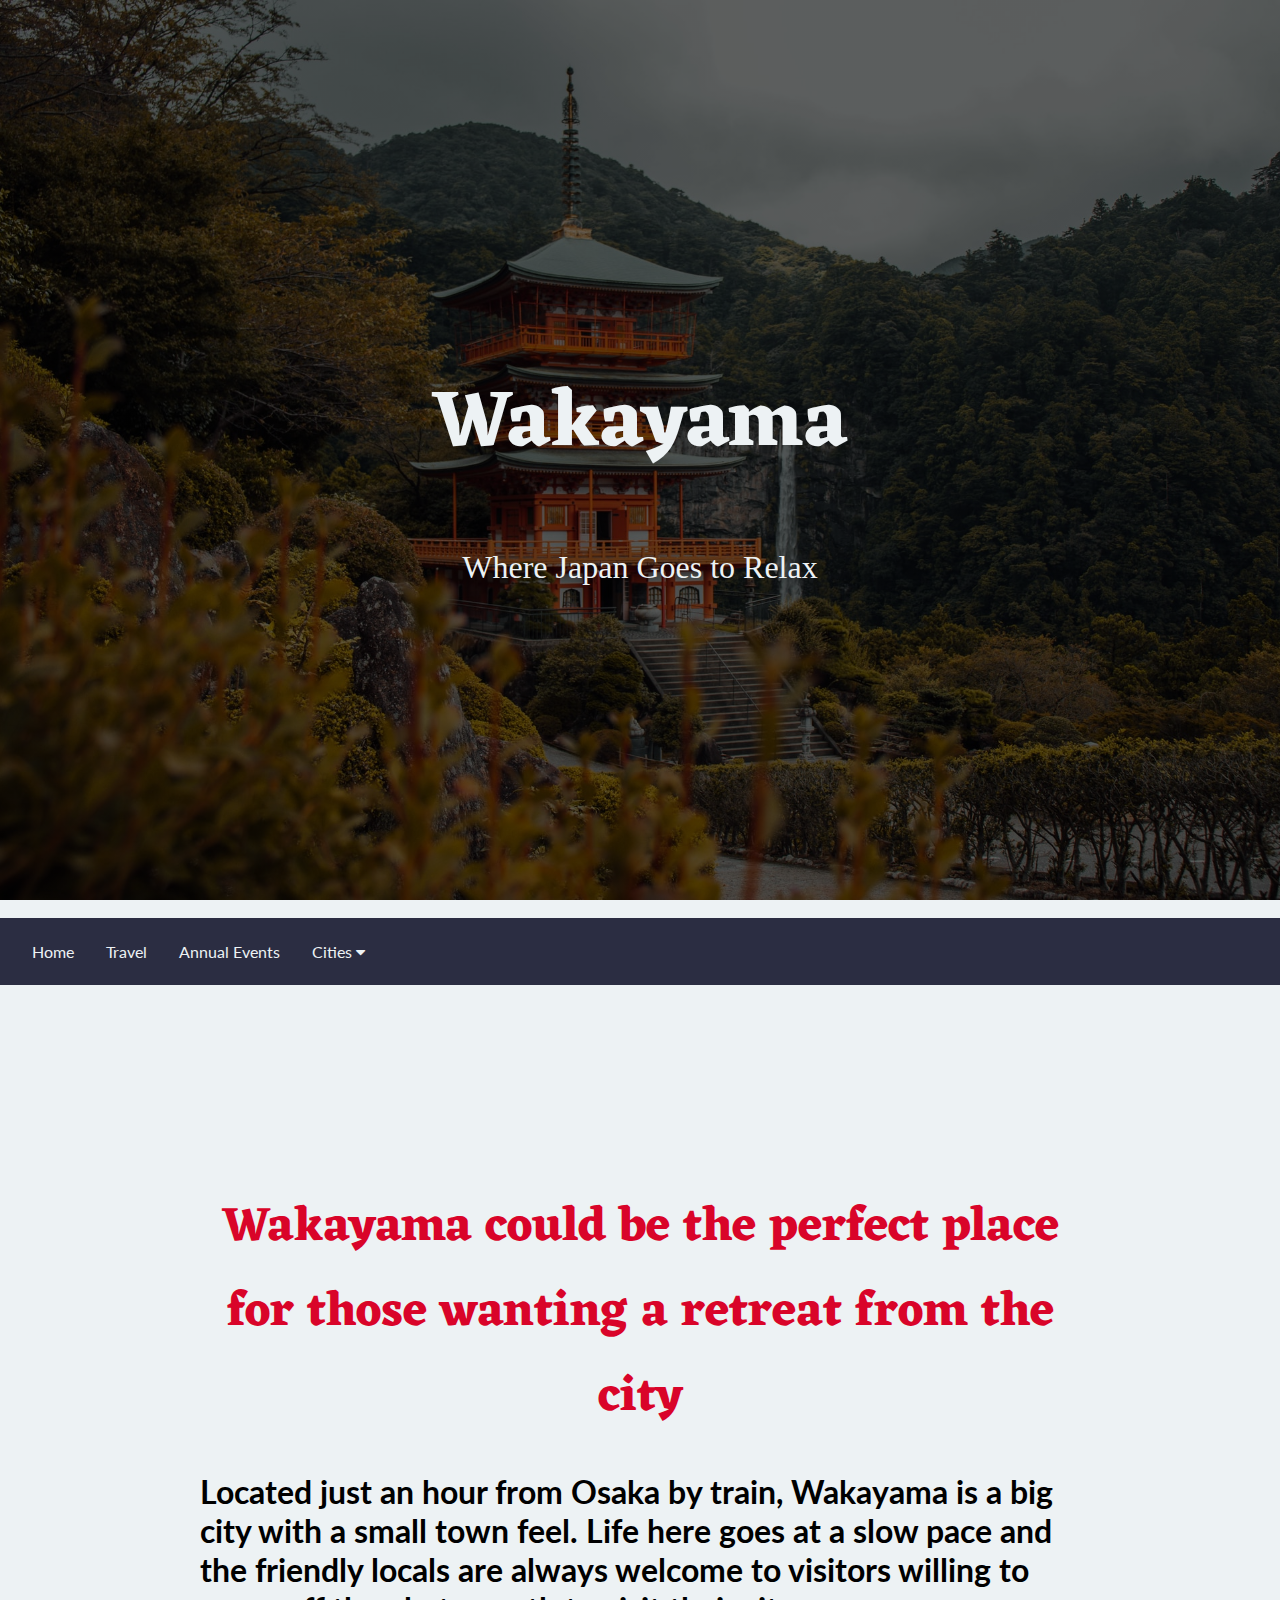
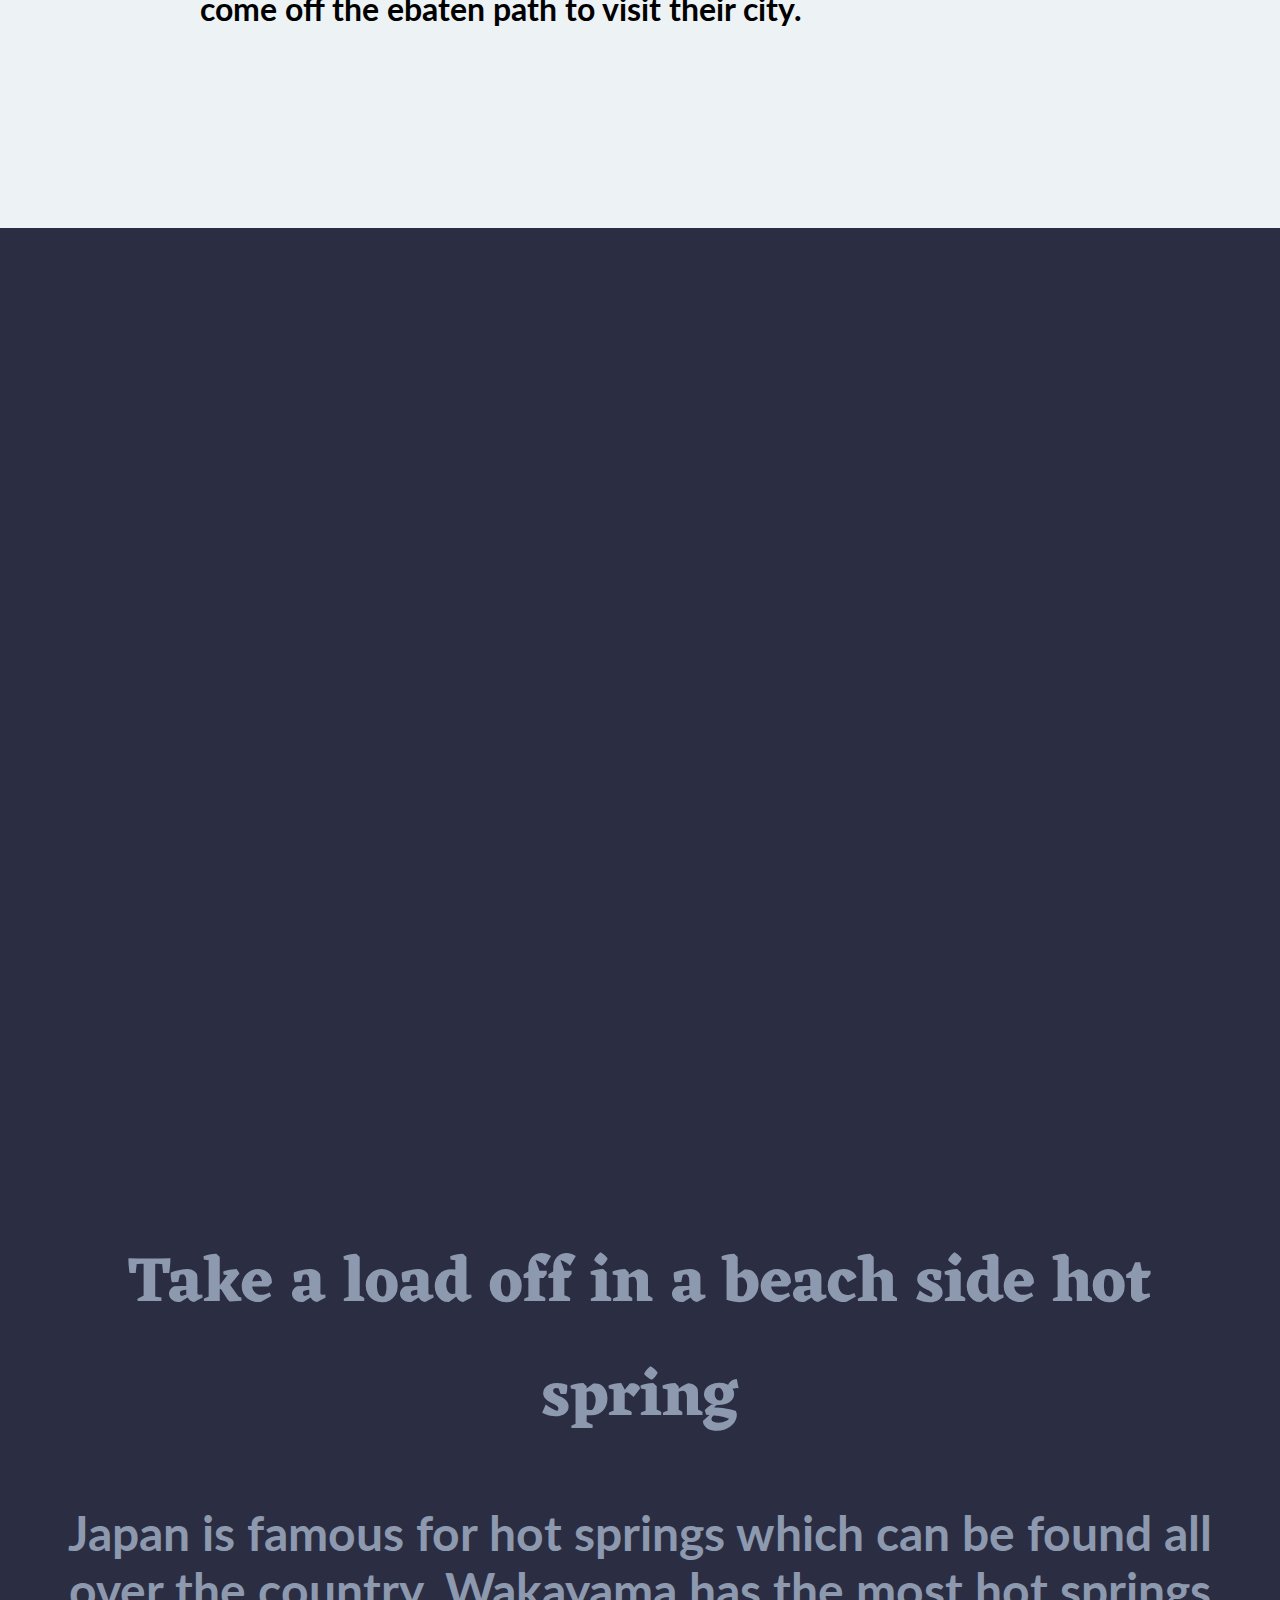
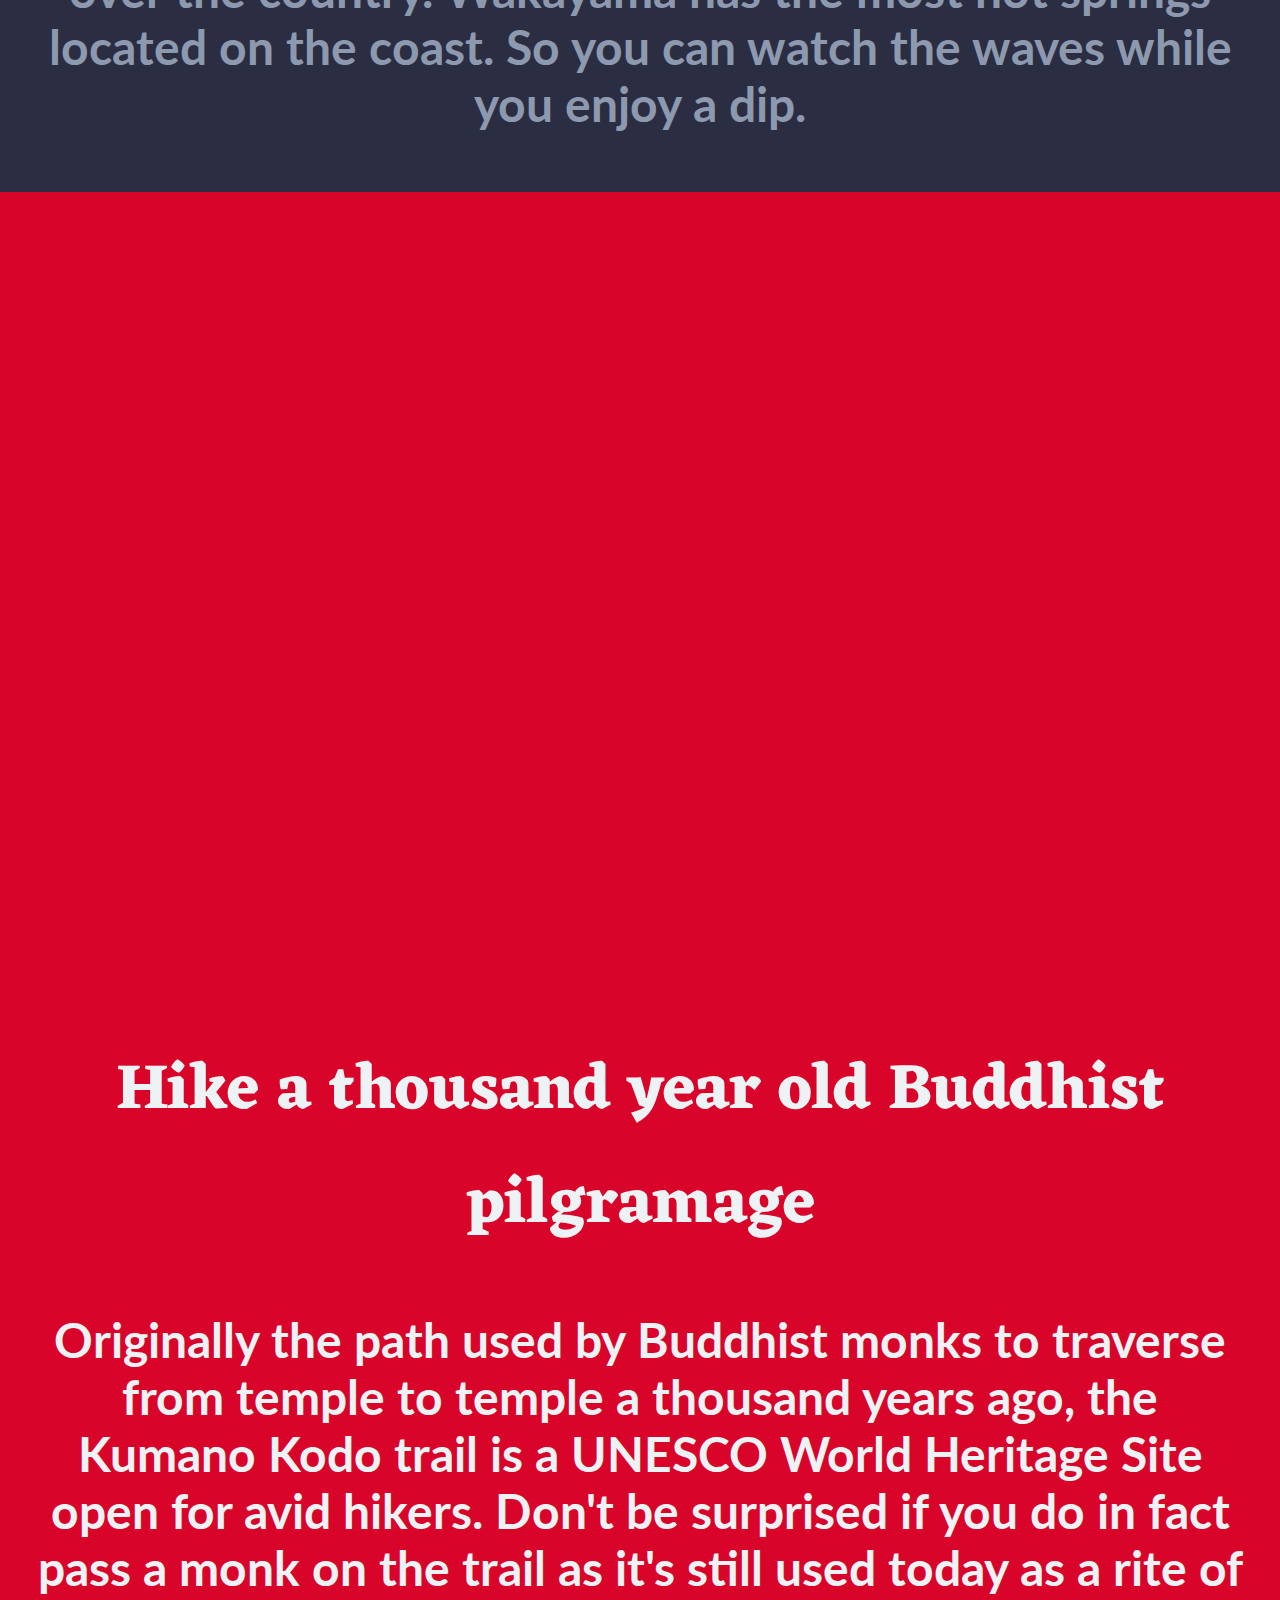
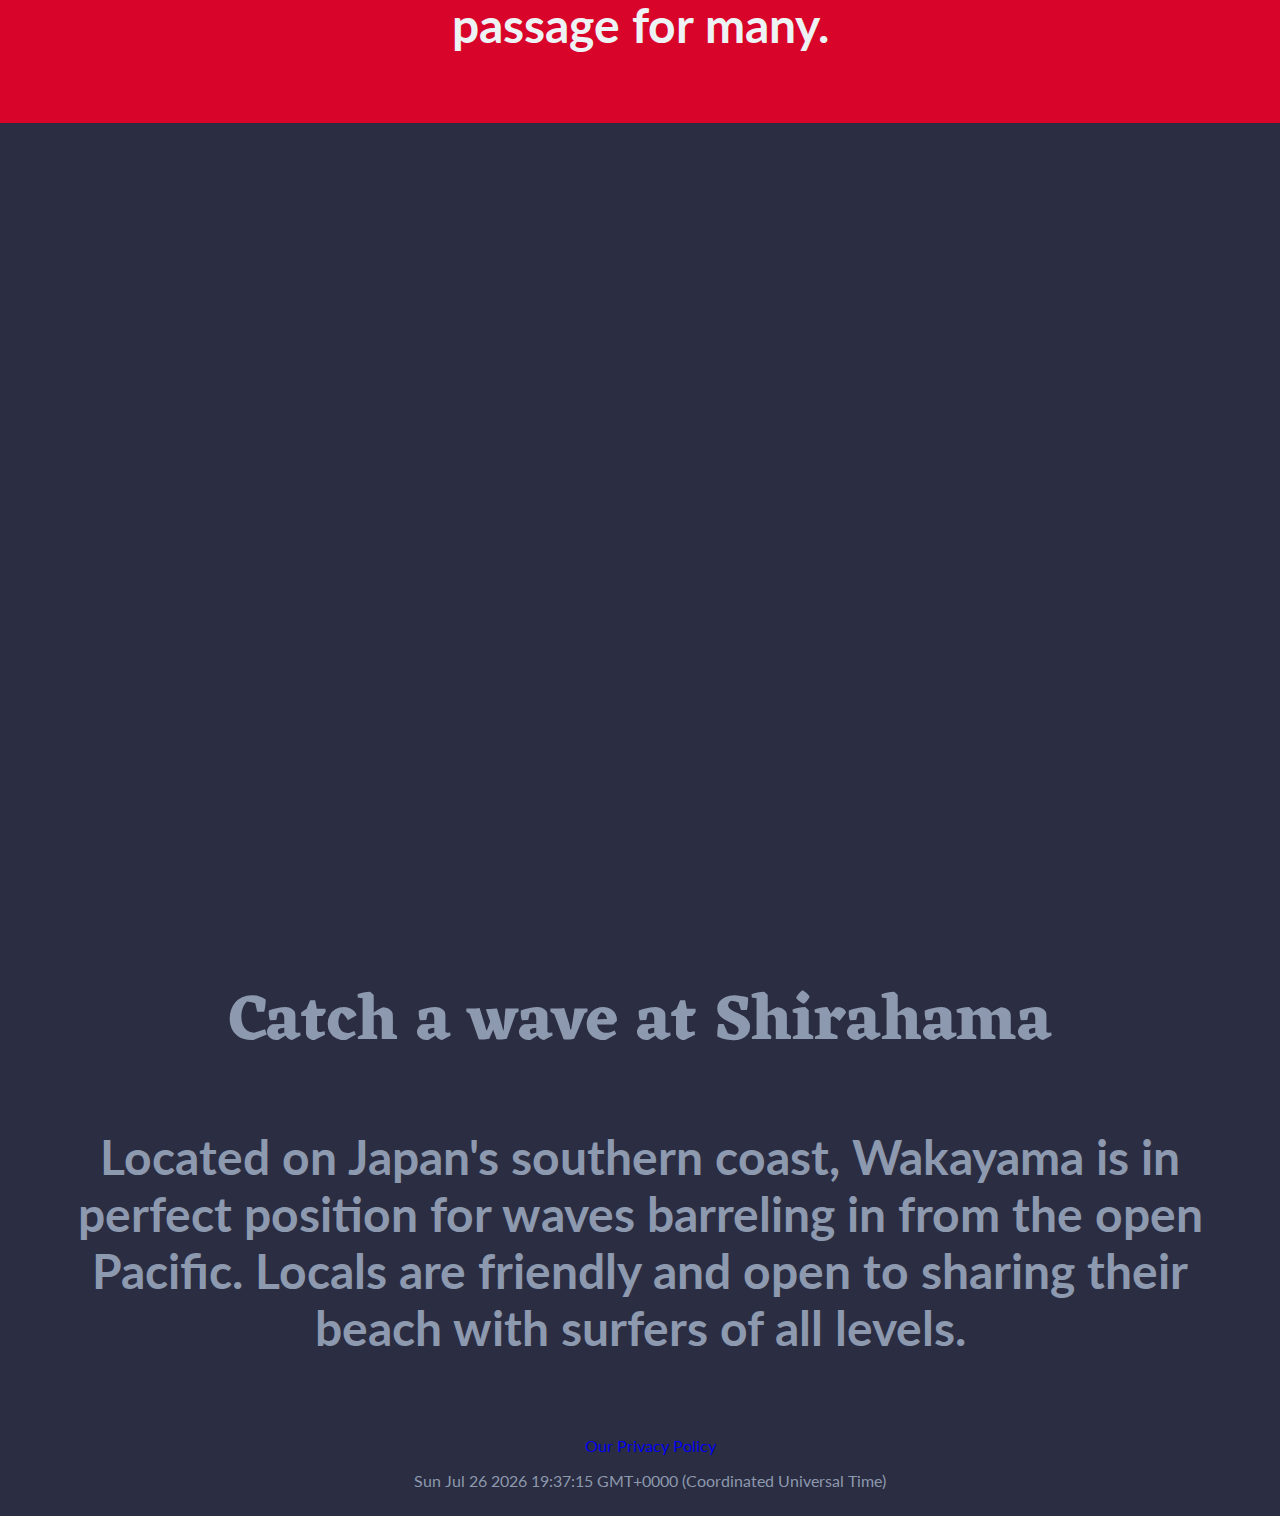
<file: wakayama.html>
<!DOCTYPE html>
<html lang="en">
<head>
    <meta charset="UTF-8">
    <meta name="viewport" content="width=device-width, initial-scale=1.0">
    <link rel="stylesheet" href="css/style.css">
    <link href="https://fonts.googleapis.com/css?family=Eczar|Lato&display=swap" rel="stylesheet">
    <link rel="stylesheet" href="https://cdnjs.cloudflare.com/ajax/libs/font-awesome/4.7.0/css/font-awesome.min.css">
    <link rel="shortcut icon" type="image/png" href="images/favicon.ico"/> 
    <title>Welcome to Wakayama</title>
</head>
<body class="wakayama">
    <div class="top-container">
        <h1>Wakayama</h1>
        <p>Where Japan Goes to Relax</p>
      </div>
      
      <div class="header" id="myHeader">
        <div class="navbar">
            <a href="https://tesarge.github.io/japan/">Home</a>
            <a href="https://tesarge.github.io/japan/travel.html">Travel</a>
            <a href="https://tesarge.github.io/japan/events.html">Annual Events</a>
            <div class="dropdown">
              <button class="dropbtn">Cities
                <i class="fa fa-caret-down"></i>
              </button>
              <div class="dropdown-content">
                <a href="https://tesarge.github.io/japan/tokyo.html">Tokyo</a>
                <a href="https://tesarge.github.io/japan/kyoto.html">Kyoto</a>
                <a href="https://tesarge.github.io/japan/osaka.html">Osaka</a>
                <a href="https://tesarge.github.io/japan/sapporo.html">Sapporo</a>
                <a href="https://tesarge.github.io/japan/wakayama.html">Wakayama</a>
                <a href="https://tesarge.github.io/japan/nara.html">Nara</a>
                <a href="https://tesarge.github.io/japan/okinawa.html">Okinawa</a>
              </div>
            </div>
          </div> 
      </div>
      
      <div class="content">
        <div class="title-copy">
          <h1>Wakayama could be the perfect place for those wanting a retreat from the city</h1>
          <h3>Located just an hour from Osaka by train, Wakayama is a big city with a small town feel. Life here goes at a slow pace and the friendly locals are always welcome to visitors willing to come off the ebaten path to visit their city.</h3>
          </div>

          <div class="content2">
          <div class="parallax"></div>
          <div class="title-box-b">
              <h1>Take a load off in a beach side hot spring</h1>
              <h3>Japan is famous for hot springs which can be found all over the country. Wakayama has the most hot springs located on the coast. So you can watch the waves while you enjoy a dip.</h3>
              </div>
              </div>
          <div class="content3">
              <div class="parallax"></div>
              <div class="title-box-c">
                  <h1>Hike a thousand year old Buddhist pilgramage</h1>
                  <h3>Originally the path used by Buddhist monks to traverse from temple to temple a thousand years ago, the Kumano Kodo trail is a UNESCO World Heritage Site open for avid hikers. Don't be surprised if you do in fact pass a monk on the trail as it's still used today as a rite of passage for many.</h3>
              </div>
          </div>
          <div class="content4">
            <div class="parallax"></div>
            <div class="title-box-d">
                <h1>Catch a wave at Shirahama</h1>
                <h3>Located on Japan's southern coast, Wakayama is in perfect position for waves barreling in from the open Pacific. Locals are friendly and open to sharing their beach with surfers of all levels.</h3>
            </div>
        </div>
      </div>
      <div class="footer-stuff">
        <a href="https://tesarge.github.io/japan/policy.html">Our Privacy Policy</a>
        <p id="time"></p>
        <script>
        var d = new Date();
        document.getElementById("time").innerHTML = d;
        </script>
        </div>
</body>
</html>
</file>
<file: css/style.css>
body {
  margin: 0;
  background: #EDF2F4;
}

/*REFER TO .SCSS FILE FOR CHANGES*/
/*HOME PAGE*/
.index .top-container {
  background-image: -webkit-gradient(linear, left top, left bottom, from(rgba(0, 0, 0, 0.6)), to(rgba(0, 0, 0, 0.6))), url(../images/indexhero.jpg);
  background-image: linear-gradient(rgba(0, 0, 0, 0.6), rgba(0, 0, 0, 0.6)), url(../images/indexhero.jpg);
  background-position: center;
  background-repeat: no-repeat;
  background-size: cover;
  padding: 300px;
  text-align: center;
  color: #EDF2F4;
}

.index .top-container h1 {
  font-family: "Eczar";
  font-size: 5em;
}

.index .top-container p {
  font-size: 2em;
}

.title-copy {
  margin: 200px;
}

.title-copy h1 {
  text-align: center;
  font-size: 3em;
  color: #D90429;
  font-family: "Eczar";
}

.title-copy h3 {
  font-family: "Lato";
  font-size: 2em;
}

/* LINKS TO CITY PAGES FROM HOME*/
.grid {
  display: -webkit-box;
  display: -ms-flexbox;
  display: flex;
  -webkit-box-orient: horizontal;
  -webkit-box-direction: normal;
      -ms-flex-flow: row wrap;
          flex-flow: row wrap;
  -webkit-box-pack: center;
      -ms-flex-pack: center;
          justify-content: center;
  -webkit-box-align: start;
      -ms-flex-align: start;
          align-items: flex-start;
  -ms-flex-line-pack: start;
      align-content: flex-start;
  margin-bottom: 150px;
}

.grid-item {
  min-width: 250px;
  min-height: 250px;
  background: #2B2D42;
  color: #EDF2F4;
  border-radius: 5px;
  margin: 10px;
  -webkit-transition: -webkit-transform 1s;
  transition: -webkit-transform 1s;
  transition: transform 1s;
  transition: transform 1s, -webkit-transform 1s;
  text-decoration: none;
}

.grid-item p {
  margin: 110px 0 0 0;
  text-align: center;
  font-size: 2em;
  font-family: "Lato";
}

.grid-item:hover {
  -webkit-transform: scale(1.2);
          transform: scale(1.2);
  background: #D90429 1s;
}

.title-box-a {
  min-height: 250px;
  min-width: 1700px;
  -webkit-clip-path: polygon(0% 0%, 50% 0, 55% 50%, 50% 100%, 0% 100%);
          clip-path: polygon(0% 0%, 50% 0, 55% 50%, 50% 100%, 0% 100%);
  background: #EF233C;
  -webkit-box-pack: center;
      -ms-flex-pack: center;
          justify-content: center;
  padding: 10px 100px 10px 50px;
  margin-bottom: 150px;
}

.title-box-a p {
  font-family: "Lato";
  color: #EDF2F4;
  font-size: 2em;
}

/* TRAVEL INFO PANEL AND LINK*/
.content2 {
  background: #2B2D42;
}

.content2 .parallax {
  background-image: url("../images/indextravel.jpg");
  height: 800px;
  background-attachment: fixed;
  background-position: center;
  background-repeat: no-repeat;
  background-size: cover;
}

.title-box-b {
  display: block;
  margin: 200px 0 0 0;
  min-height: 500px;
  min-width: 500px;
  text-align: center;
  color: #8D99AE;
}

.title-box-b h1 {
  font-family: "Eczar";
  font-size: 4em;
}

.title-box-b h3 {
  font-family: "Lato";
  font-size: 2em;
  margin-bottom: 40px;
}

.title-box-b a {
  background: #D90429;
  border-radius: 15px;
  font-family: "Lato";
  color: #EDF2F4;
  font-size: 1.5em;
  padding: 25px;
  text-decoration: none;
}

/*EVENTS INFO PANEL AND LINK*/
.content3 {
  background: #D90429;
  color: #EDF2F4;
}

.content3 .parallax {
  background-image: url("../images/indexfest.jpg");
  height: 800px;
  background-attachment: fixed;
  background-position: center;
  background-repeat: no-repeat;
  background-size: cover;
}

.title-box-c {
  text-align: center;
  min-height: 400px;
  margin-bottom: 0;
  padding: 20px 20px 50px 20px;
}

.title-box-c h1 {
  font-family: "Eczar";
  font-size: 3em;
}

.title-box-c h3 {
  font-family: "Lato";
  font-size: 2em;
  margin-bottom: 50px;
}

.title-box-c a {
  background: #2B2D42;
  border-radius: 15px;
  font-family: "Lato";
  color: #EDF2F4;
  font-size: 1.5em;
  padding: 25px;
  text-decoration: none;
}

/* CITY PAGES*/
.tokyo .top-container {
  background-image: -webkit-gradient(linear, left top, left bottom, from(rgba(0, 0, 0, 0.6)), to(rgba(0, 0, 0, 0.6))), url(../images/tokyohero.jpg);
  background-image: linear-gradient(rgba(0, 0, 0, 0.6), rgba(0, 0, 0, 0.6)), url(../images/tokyohero.jpg);
  background-attachment: fixed;
  background-position: center;
  background-repeat: no-repeat;
  background-size: cover;
  padding: 300px;
  text-align: center;
  color: #EDF2F4;
}

.tokyo .top-container h1 {
  font-family: "Eczar";
  font-size: 5em;
}

.tokyo .top-container p {
  font-size: 2em;
}

.tokyo .header {
  padding: 10px 16px;
  background: #2B2D42;
  color: #f1f1f1;
  position: -webkit-sticky;
  position: sticky;
  position: -webkit- -webkit-sticky;
  position: -webkit- sticky;
  top: 0;
  width: 100%;
}

.tokyo .content2 {
  background: #2B2D42;
}

.tokyo .content2 .parallax {
  background-image: url(../images/tokyo2.jpg);
  height: 800px;
  background-attachment: fixed;
  background-position: center;
  background-repeat: no-repeat;
  background-size: cover;
}

.tokyo .title-box-b {
  display: block;
  margin: 200px 0 0 0;
  min-height: 500px;
  min-width: 500px;
  text-align: center;
  color: #8D99AE;
  padding: 0 30px 20px 30px;
}

.tokyo .title-box-b h1 {
  font-family: "Eczar";
  font-size: 4em;
}

.tokyo .title-box-b h3 {
  font-family: "Lato";
  font-size: 3em;
  margin-bottom: 40px;
}

.tokyo .content3 {
  background: #D90429;
  color: #EDF2F4;
}

.tokyo .content3 .parallax {
  background-image: url(../images/tokyo3.jpg);
  height: 800px;
  background-attachment: fixed;
  background-position: center;
  background-repeat: no-repeat;
  background-size: cover;
}

.tokyo .title-box-c {
  text-align: center;
  min-height: 400px;
  margin-bottom: 0;
  padding: 0 30px 20px 30px;
}

.tokyo .title-box-c h1 {
  font-family: "Eczar";
  font-size: 4em;
}

.tokyo .title-box-c h3 {
  font-family: "Lato";
  font-size: 3em;
  margin-bottom: 50px;
}

.tokyo .content4 {
  background: #2B2D42;
  color: #8D99AE;
}

.tokyo .content4 .parallax {
  background-image: url(../images/tokyo4.jpg);
  height: 800px;
  background-attachment: fixed;
  background-position: center;
  background-repeat: no-repeat;
  background-size: cover;
}

.tokyo .title-box-d {
  text-align: center;
  min-height: 400px;
  margin-bottom: 0;
  padding: 0 30px 20px 30px;
}

.tokyo .title-box-d h1 {
  font-family: "Eczar";
  font-size: 4em;
}

.tokyo .title-box-d h3 {
  font-family: "Lato";
  font-size: 3em;
  margin-bottom: 50px;
}

.kyoto .top-container {
  background-image: -webkit-gradient(linear, left top, left bottom, from(rgba(0, 0, 0, 0.6)), to(rgba(0, 0, 0, 0.6))), url(../images/kyotohero.jpg);
  background-image: linear-gradient(rgba(0, 0, 0, 0.6), rgba(0, 0, 0, 0.6)), url(../images/kyotohero.jpg);
  background-attachment: fixed;
  background-position: center;
  background-repeat: no-repeat;
  background-size: cover;
  padding: 300px;
  text-align: center;
  color: #EDF2F4;
}

.kyoto .top-container h1 {
  font-family: "Eczar";
  font-size: 5em;
}

.kyoto .top-container p {
  font-size: 2em;
  font-family: "Lato";
}

.kyoto .header {
  padding: 10px 16px;
  background: #2B2D42;
  color: #f1f1f1;
  position: -webkit-sticky;
  position: sticky;
  position: -webkit- -webkit-sticky;
  position: -webkit- sticky;
  top: 0;
  width: 100%;
}

.kyoto .content2 {
  background: #2B2D42;
}

.kyoto .content2 .parallax {
  background-image: url(../images/kyoto2.jpg);
  height: 800px;
  background-attachment: fixed;
  background-position: center;
  background-repeat: no-repeat;
  background-size: cover;
}

.kyoto .title-box-b {
  display: block;
  margin: 200px 0 0 0;
  min-height: 500px;
  min-width: 500px;
  text-align: center;
  color: #8D99AE;
  padding: 0 30px 20px 30px;
}

.kyoto .title-box-b h1 {
  font-family: "Eczar";
  font-size: 4em;
}

.kyoto .title-box-b h3 {
  font-family: "Lato";
  font-size: 3em;
  margin-bottom: 40px;
}

.kyoto .content3 {
  background: #D90429;
  color: #EDF2F4;
}

.kyoto .content3 .parallax {
  background-image: url(../images/kyoto3.jpeg);
  height: 800px;
  background-attachment: fixed;
  background-position: center;
  background-repeat: no-repeat;
  background-size: cover;
}

.kyoto .title-box-c {
  text-align: center;
  min-height: 400px;
  margin-bottom: 0;
  padding: 0 30px 20px 30px;
}

.kyoto .title-box-c h1 {
  font-family: "Eczar";
  font-size: 4em;
}

.kyoto .title-box-c h3 {
  font-family: "Lato";
  font-size: 3em;
  margin-bottom: 50px;
}

.kyoto .content4 {
  background: #2B2D42;
  color: #8D99AE;
}

.kyoto .content4 .parallax {
  background-image: url(../images/kyoto4.jpg);
  height: 800px;
  background-attachment: fixed;
  background-position: center;
  background-repeat: no-repeat;
  background-size: cover;
}

.kyoto .title-box-d {
  text-align: center;
  min-height: 400px;
  margin-bottom: 0;
  padding: 0 30px 20px 30px;
}

.kyoto .title-box-d h1 {
  font-family: "Eczar";
  font-size: 4em;
}

.kyoto .title-box-d h3 {
  font-family: "Lato";
  font-size: 3em;
  margin-bottom: 50px;
}

.nara .top-container {
  background-image: -webkit-gradient(linear, left top, left bottom, from(rgba(0, 0, 0, 0.6)), to(rgba(0, 0, 0, 0.6))), url(../images/narahero.jpg);
  background-image: linear-gradient(rgba(0, 0, 0, 0.6), rgba(0, 0, 0, 0.6)), url(../images/narahero.jpg);
  background-attachment: fixed;
  background-position: center;
  background-repeat: no-repeat;
  background-size: cover;
  padding: 300px;
  text-align: center;
  color: #EDF2F4;
}

.nara .top-container h1 {
  font-family: "Eczar";
  font-size: 5em;
}

.nara .top-container p {
  font-size: 2em;
}

.nara .header {
  padding: 10px 16px;
  background: #2B2D42;
  color: #f1f1f1;
  position: -webkit-sticky;
  position: sticky;
  position: -webkit- -webkit-sticky;
  position: -webkit- sticky;
  top: 0;
  width: 100%;
}

.nara .content2 {
  background: #2B2D42;
}

.nara .content2 .parallax {
  background-image: url(../images/nara2.jpg);
  height: 800px;
  background-attachment: fixed;
  background-position: center;
  background-repeat: no-repeat;
  background-size: cover;
}

.nara .title-box-b {
  display: block;
  margin: 200px 0 0 0;
  min-height: 500px;
  min-width: 500px;
  text-align: center;
  color: #8D99AE;
  padding: 0 30px 20px 30px;
}

.nara .title-box-b h1 {
  font-family: "Eczar";
  font-size: 4em;
}

.nara .title-box-b h3 {
  font-family: "Lato";
  font-size: 3em;
  margin-bottom: 40px;
}

.nara .content3 {
  background: #D90429;
  color: #EDF2F4;
}

.nara .content3 .parallax {
  background-image: url(../images/nara3.jpg);
  height: 800px;
  background-attachment: fixed;
  background-position: center;
  background-repeat: no-repeat;
  background-size: cover;
}

.nara .title-box-c {
  text-align: center;
  min-height: 400px;
  margin-bottom: 0;
  padding: 0 30px 20px 30px;
}

.nara .title-box-c h1 {
  font-family: "Eczar";
  font-size: 4em;
}

.nara .title-box-c h3 {
  font-family: "Lato";
  font-size: 3em;
  margin-bottom: 50px;
}

.nara .content4 {
  background: #2B2D42;
  color: #8D99AE;
}

.nara .content4 .parallax {
  background-image: url(../images/nara4.jpg);
  height: 800px;
  background-attachment: fixed;
  background-position: center;
  background-repeat: no-repeat;
  background-size: cover;
}

.nara .title-box-d {
  text-align: center;
  min-height: 400px;
  margin-bottom: 0;
  padding: 0 30px 20px 30px;
}

.nara .title-box-d h1 {
  font-family: "Eczar";
  font-size: 4em;
}

.nara .title-box-d h3 {
  font-family: "Lato";
  font-size: 3em;
  margin-bottom: 50px;
}

.okinawa .top-container {
  background-image: -webkit-gradient(linear, left top, left bottom, from(rgba(0, 0, 0, 0.6)), to(rgba(0, 0, 0, 0.6))), url(../images/okinawahero.jpg);
  background-image: linear-gradient(rgba(0, 0, 0, 0.6), rgba(0, 0, 0, 0.6)), url(../images/okinawahero.jpg);
  background-attachment: fixed;
  background-position: center;
  background-repeat: no-repeat;
  background-size: cover;
  padding: 300px;
  text-align: center;
  color: #EDF2F4;
}

.okinawa .top-container h1 {
  font-family: "Eczar";
  font-size: 5em;
}

.okinawa .top-container p {
  font-size: 2em;
}

.okinawa .header {
  padding: 10px 16px;
  background: #2B2D42;
  color: #f1f1f1;
  position: -webkit-sticky;
  position: sticky;
  position: -webkit- -webkit-sticky;
  position: -webkit- sticky;
  top: 0;
  width: 100%;
  font-family: "Lato";
}

.okinawa .content2 {
  background: #2B2D42;
}

.okinawa .content2 .parallax {
  background-image: url(../images/okinawa2.jpg);
  height: 800px;
  background-attachment: fixed;
  background-position: center;
  background-repeat: no-repeat;
  background-size: cover;
}

.okinawa .title-box-b {
  display: block;
  margin: 200px 0 0 0;
  min-height: 500px;
  min-width: 500px;
  text-align: center;
  color: #8D99AE;
  padding: 0 30px 20px 30px;
}

.okinawa .title-box-b h1 {
  font-family: "Eczar";
  font-size: 4em;
}

.okinawa .title-box-b h3 {
  font-family: "Lato";
  font-size: 3em;
  margin-bottom: 40px;
}

.okinawa .content3 {
  background: #D90429;
  color: #EDF2F4;
}

.okinawa .content3 .parallax {
  background-image: url(../images/okinawa3.jpg);
  height: 800px;
  background-attachment: fixed;
  background-position: center;
  background-repeat: no-repeat;
  background-size: cover;
}

.okinawa .title-box-c {
  text-align: center;
  min-height: 400px;
  margin-bottom: 0;
  padding: 0 30px 20px 30px;
}

.okinawa .title-box-c h1 {
  font-family: "Eczar";
  font-size: 4em;
}

.okinawa .title-box-c h3 {
  font-family: "Lato";
  font-size: 3em;
  margin-bottom: 50px;
}

.okinawa .content4 {
  background: #2B2D42;
  color: #8D99AE;
}

.okinawa .content4 .parallax {
  background-image: url(../images/okinawa4.jpg);
  height: 800px;
  background-attachment: fixed;
  background-position: center;
  background-repeat: no-repeat;
  background-size: cover;
}

.okinawa .title-box-d {
  text-align: center;
  min-height: 400px;
  margin-bottom: 0;
  padding: 0 30px 20px 30px;
}

.okinawa .title-box-d h1 {
  font-family: "Eczar";
  font-size: 4em;
}

.okinawa .title-box-d h3 {
  font-family: "Lato";
  font-size: 3em;
  margin-bottom: 50px;
}

.osaka .top-container {
  background-image: -webkit-gradient(linear, left top, left bottom, from(rgba(0, 0, 0, 0.6)), to(rgba(0, 0, 0, 0.6))), url(../images/osakahero.jpg);
  background-image: linear-gradient(rgba(0, 0, 0, 0.6), rgba(0, 0, 0, 0.6)), url(../images/osakahero.jpg);
  background-attachment: fixed;
  background-position: center;
  background-repeat: no-repeat;
  background-size: cover;
  padding: 300px;
  text-align: center;
  color: #EDF2F4;
}

.osaka .top-container h1 {
  font-family: "Eczar";
  font-size: 5em;
}

.osaka .top-container p {
  font-size: 2em;
  font-family: "Lato";
}

.osaka .header {
  padding: 10px 16px;
  background: #2B2D42;
  color: #f1f1f1;
  position: -webkit-sticky;
  position: sticky;
  position: -webkit- -webkit-sticky;
  position: -webkit- sticky;
  top: 0;
  width: 100%;
}

.osaka .content2 {
  background: #2B2D42;
}

.osaka .content2 .parallax {
  background-image: url(../images/osaka2.jpg);
  height: 800px;
  background-attachment: fixed;
  background-position: center;
  background-repeat: no-repeat;
  background-size: cover;
}

.osaka .title-box-b {
  display: block;
  margin: 200px 0 0 0;
  min-height: 500px;
  min-width: 500px;
  text-align: center;
  color: #8D99AE;
  padding: 0 30px 20px 30px;
}

.osaka .title-box-b h1 {
  font-family: "Eczar";
  font-size: 4em;
}

.osaka .title-box-b h3 {
  font-family: "Lato";
  font-size: 3em;
  margin-bottom: 40px;
}

.osaka .content3 {
  background: #D90429;
  color: #EDF2F4;
}

.osaka .content3 .parallax {
  background-image: url(../images/osaka3.jpeg);
  height: 800px;
  background-attachment: fixed;
  background-position: center;
  background-repeat: no-repeat;
  background-size: cover;
}

.osaka .title-box-c {
  text-align: center;
  min-height: 400px;
  margin-bottom: 0;
  padding: 0 30px 20px 30px;
}

.osaka .title-box-c h1 {
  font-family: "Eczar";
  font-size: 4em;
}

.osaka .title-box-c h3 {
  font-family: "Lato";
  font-size: 3em;
  margin-bottom: 50px;
}

.osaka .content4 {
  background: #2B2D42;
  color: #8D99AE;
}

.osaka .content4 .parallax {
  background-image: url(../images/osaka4.jpg);
  height: 800px;
  background-attachment: fixed;
  background-position: center;
  background-repeat: no-repeat;
  background-size: cover;
}

.osaka .title-box-d {
  text-align: center;
  min-height: 400px;
  margin-bottom: 0;
  padding: 0 30px 20px 30px;
}

.osaka .title-box-d h1 {
  font-family: "Eczar";
  font-size: 4em;
}

.osaka .title-box-d h3 {
  font-family: "Lato";
  font-size: 3em;
  margin-bottom: 50px;
}

.sapporo .top-container {
  background-image: -webkit-gradient(linear, left top, left bottom, from(rgba(0, 0, 0, 0.6)), to(rgba(0, 0, 0, 0.6))), url(../images/sapporohero.jpg);
  background-image: linear-gradient(rgba(0, 0, 0, 0.6), rgba(0, 0, 0, 0.6)), url(../images/sapporohero.jpg);
  background-attachment: fixed;
  background-position: center;
  background-repeat: no-repeat;
  background-size: cover;
  padding: 300px;
  text-align: center;
  color: #EDF2F4;
}

.sapporo .top-container h1 {
  font-family: "Eczar";
  font-size: 5em;
}

.sapporo .top-container p {
  font-size: 2em;
  font-family: "Lato";
}

.sapporo .header {
  padding: 10px 16px;
  background: #2B2D42;
  color: #f1f1f1;
  position: -webkit-sticky;
  position: sticky;
  position: -webkit- -webkit-sticky;
  position: -webkit- sticky;
  top: 0;
  width: 100%;
}

.sapporo .content2 {
  background: #2B2D42;
}

.sapporo .content2 .parallax {
  background-image: url(../images/sapporo2.jpg);
  height: 800px;
  background-attachment: fixed;
  background-position: center;
  background-repeat: no-repeat;
  background-size: cover;
}

.sapporo .title-box-b {
  display: block;
  margin: 200px 0 0 0;
  min-height: 500px;
  min-width: 500px;
  text-align: center;
  color: #8D99AE;
  padding: 0 30px 20px 30px;
}

.sapporo .title-box-b h1 {
  font-family: "Eczar";
  font-size: 4em;
}

.sapporo .title-box-b h3 {
  font-family: "Lato";
  font-size: 3em;
  margin-bottom: 40px;
}

.sapporo .content3 {
  background: #D90429;
  color: #EDF2F4;
}

.sapporo .content3 .parallax {
  background-image: url(../images/sapporo3.JPG);
  height: 800px;
  background-attachment: fixed;
  background-position: center;
  background-repeat: no-repeat;
  background-size: cover;
}

.sapporo .title-box-c {
  text-align: center;
  min-height: 400px;
  margin-bottom: 0;
  padding: 0 30px 20px 30px;
}

.sapporo .title-box-c h1 {
  font-family: "Eczar";
  font-size: 4em;
}

.sapporo .title-box-c h3 {
  font-family: "Lato";
  font-size: 3em;
  margin-bottom: 50px;
}

.sapporo .content4 {
  background: #2B2D42;
  color: #8D99AE;
}

.sapporo .content4 .parallax {
  background-image: url(../images/sapporo4.jpg);
  height: 800px;
  background-attachment: fixed;
  background-position: center;
  background-repeat: no-repeat;
  background-size: cover;
}

.sapporo .title-box-d {
  text-align: center;
  min-height: 400px;
  margin-bottom: 0;
  padding: 0 30px 20px 30px;
}

.sapporo .title-box-d h1 {
  font-family: "Eczar";
  font-size: 4em;
}

.sapporo .title-box-d h3 {
  font-family: "Lato";
  font-size: 3em;
  margin-bottom: 50px;
}

.wakayama .top-container {
  background-image: -webkit-gradient(linear, left top, left bottom, from(rgba(0, 0, 0, 0.6)), to(rgba(0, 0, 0, 0.6))), url(../images/wakayamahero.jpg);
  background-image: linear-gradient(rgba(0, 0, 0, 0.6), rgba(0, 0, 0, 0.6)), url(../images/wakayamahero.jpg);
  background-attachment: fixed;
  background-position: center;
  background-repeat: no-repeat;
  background-size: cover;
  padding: 300px;
  text-align: center;
  color: #EDF2F4;
}

.wakayama .top-container h1 {
  font-family: "Eczar";
  font-size: 5em;
}

.wakayama .top-container p {
  font-size: 2em;
}

.wakayama .header {
  padding: 10px 16px;
  background: #2B2D42;
  color: #f1f1f1;
  position: -webkit-sticky;
  position: sticky;
  position: -webkit- -webkit-sticky;
  position: -webkit- sticky;
  top: 0;
  width: 100%;
}

.wakayama .content2 {
  background: #2B2D42;
}

.wakayama .content2 .parallax {
  background-image: url(../images/wakayama2.jpg);
  height: 800px;
  background-attachment: fixed;
  background-position: center;
  background-repeat: no-repeat;
  background-size: cover;
}

.wakayama .title-box-b {
  display: block;
  margin: 200px 0 0 0;
  min-height: 500px;
  min-width: 500px;
  text-align: center;
  color: #8D99AE;
  padding: 0 30px 20px 30px;
}

.wakayama .title-box-b h1 {
  font-family: "Eczar";
  font-size: 4em;
}

.wakayama .title-box-b h3 {
  font-family: "Lato";
  font-size: 3em;
  margin-bottom: 40px;
}

.wakayama .content3 {
  background: #D90429;
  color: #EDF2F4;
}

.wakayama .content3 .parallax {
  background-image: url(../images/wakayama3.jpg);
  height: 800px;
  background-attachment: fixed;
  background-position: center;
  background-repeat: no-repeat;
  background-size: cover;
}

.wakayama .title-box-c {
  text-align: center;
  min-height: 400px;
  margin-bottom: 0;
  padding: 0 30px 20px 30px;
}

.wakayama .title-box-c h1 {
  font-family: "Eczar";
  font-size: 4em;
}

.wakayama .title-box-c h3 {
  font-family: "Lato";
  font-size: 3em;
  margin-bottom: 50px;
}

.wakayama .content4 {
  background: #2B2D42;
  color: #8D99AE;
}

.wakayama .content4 .parallax {
  background-image: url(../images/wakayama4.jpg);
  height: 800px;
  background-attachment: fixed;
  background-position: center;
  background-repeat: no-repeat;
  background-size: cover;
}

.wakayama .title-box-d {
  text-align: center;
  min-height: 400px;
  margin-bottom: 0;
  padding: 0 30px 20px 30px;
}

.wakayama .title-box-d h1 {
  font-family: "Eczar";
  font-size: 4em;
}

.wakayama .title-box-d h3 {
  font-family: "Lato";
  font-size: 3em;
  margin-bottom: 50px;
}

.events h1 {
  font-family: "Eczar";
  font-size: 3em;
  color: #D90429;
  text-align: center;
  margin: auto;
  padding: 15px;
}

.events h2 {
  font-family: "Eczar";
  font-size: 2.5em;
  color: #D90429;
  text-align: center;
  margin: auto;
  padding: 15px;
}

.events h3 {
  font-family: "Lato";
  font-size: 2em;
  color: #2B2D42;
  text-align: center;
  margin: auto;
  padding: 50px;
}

.events img {
  width: 60%;
  display: block;
  margin: auto;
  padding: 20px;
}

.events iframe {
  display: block;
  margin: 0 auto 40px auto;
}

.travel #travel-content h1 {
  font-family: "Eczar";
  font-size: 3em;
  color: #D90429;
  text-align: center;
  margin: auto;
  padding: 15px;
}

.travel #travel-content h2 {
  font-family: "Eczar";
  font-size: 2.5em;
  color: #D90429;
  text-align: center;
  margin: auto;
  padding: 15px;
}

.travel #travel-content h3 {
  font-family: "Lato";
  font-size: 2em;
  color: #2B2D42;
  text-align: center;
  margin: auto;
  padding: 50px;
}

.travel #travel-content img {
  width: 60%;
  display: block;
  margin: auto;
  padding: 20px;
}

.travel #travel-content hr {
  width: 75%;
}

/* NAVBAR SETTINGS */
.navbar {
  overflow: hidden;
  background-color: #2B2D42;
  font-family: "Lato";
}

.navbar a {
  float: left;
  font-size: 16px;
  color: #EDF2F4;
  text-align: center;
  padding: 14px 16px;
  text-decoration: none;
}

.dropdown {
  float: left;
  overflow: hidden;
}

.dropdown .dropbtn {
  font-size: 16px;
  border: none;
  outline: none;
  color: #EDF2F4;
  padding: 14px 16px;
  background-color: inherit;
  font-family: inherit;
  margin: 0;
}

.navbar a:hover, .dropdown:hover .dropbtn {
  background-color: #EF233C;
}

.dropdown-content {
  display: none;
  position: absolute;
  background-color: #EDF2F4;
  min-width: 160px;
  -webkit-box-shadow: 0px 8px 16px 0px rgba(0, 0, 0, 0.2);
          box-shadow: 0px 8px 16px 0px rgba(0, 0, 0, 0.2);
  z-index: 1;
}

.dropdown-content a {
  float: none;
  color: #D90429;
  padding: 12px 16px;
  text-decoration: none;
  display: block;
  text-align: left;
}

.dropdown-content a:hover {
  background-color: #EF233C;
  color: #EDF2F4;
}

.dropdown:hover .dropdown-content {
  display: block;
}

/*FORM*/
.form-section {
  margin: auto;
  text-align: center;
  padding: 40px;
}

.form-section h2 {
  font-size: 1.5em;
  font-family: "Eczar";
  color: #D90429;
}

.form-section label {
  font-family: "Lato";
}

.form-section textarea {
  font-family: "Lato";
  border-style: none;
  border-radius: 5px;
  padding: 3px;
}

.form-section input {
  border-style: none;
  border-radius: 10px;
  padding: 3px;
  margin: 3px;
}

.form-section #submit {
  background: #2B2D42;
  color: #EDF2F4;
  padding: 10px;
}

.form-section #clear {
  background: #D90429;
  color: #EDF2F4;
  padding: 10px;
}

/*FOOTER*/
.footer-stuff {
  display: inline-block;
  background: #2B2D42;
  color: #8D99AE;
  font-family: "Lato";
  width: 100%;
  padding: 10px;
  text-align: center;
}

.footer-stuff a {
  text-decoration: none;
}

.footer-stuff a:visited {
  color: #EF233C;
}
/*# sourceMappingURL=style.css.map */
</file>
